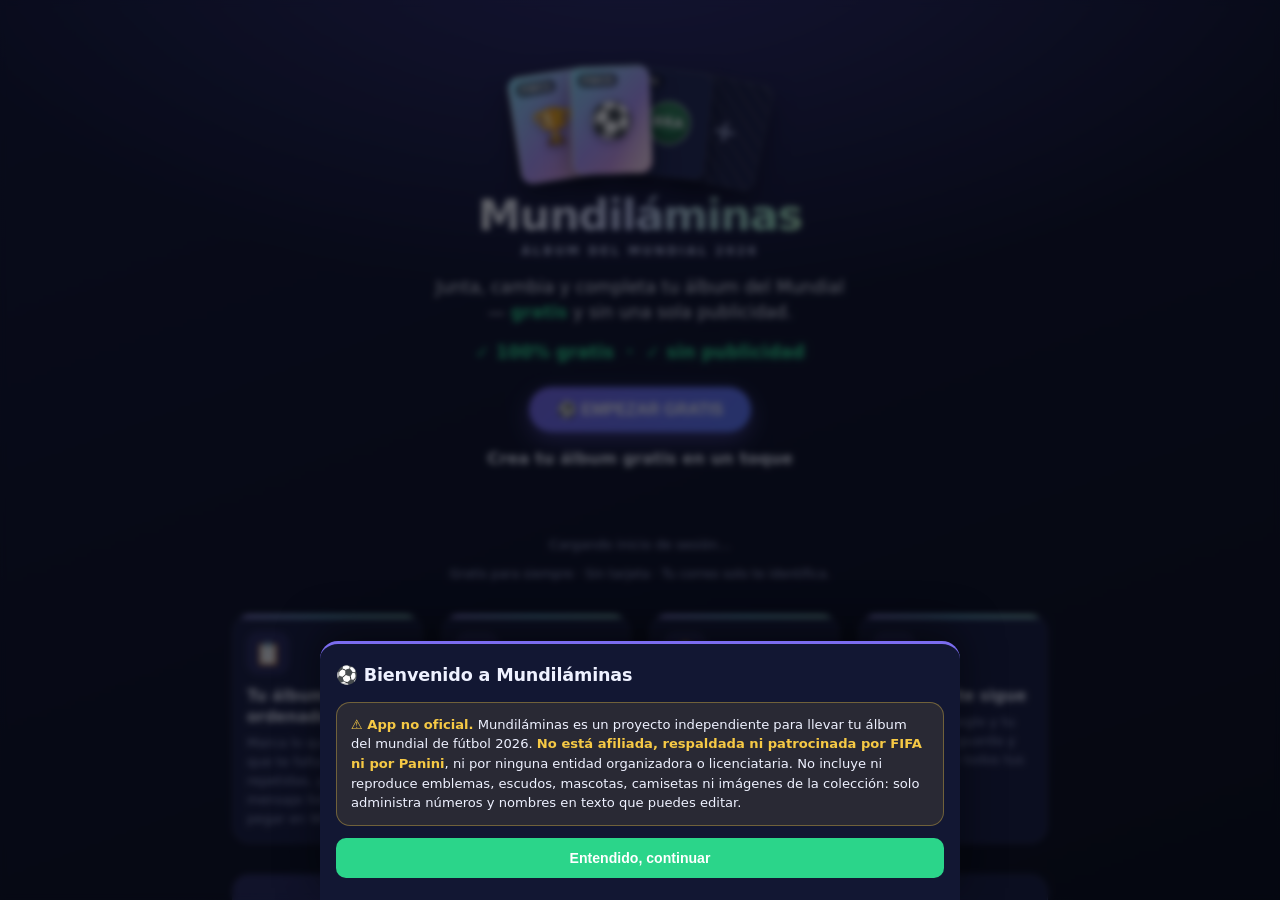
<file: index.html>
<!DOCTYPE html>
<html lang="es">
<head>
  <meta charset="UTF-8" />
  <meta name="viewport" content="width=device-width, initial-scale=1, maximum-scale=1, user-scalable=no, viewport-fit=cover" />
  <meta name="theme-color" content="#6c5ce7" />
  <title>Mundiláminas · Completa tu álbum del Mundial 2026 intercambiando con amigos</title>
  <meta name="description" content="Mundiláminas: app gratis y sin publicidad para coleccionar e intercambiar las láminas del Mundial 2026. Marca las que tienes, las que te faltan y tus repetidas, y crúzalas con tus amigos." />
  <link rel="canonical" href="https://mundilaminas.cl/" />

  <!-- Open Graph / Twitter (preview al compartir el link por WhatsApp/redes) -->
  <meta property="og:type" content="website" />
  <meta property="og:site_name" content="Mundiláminas" />
  <meta property="og:title" content="Mundiláminas · Tu álbum del Mundial 2026, gratis y sin publicidad" />
  <meta property="og:description" content="Colecciona e intercambia las láminas del Mundial 2026 con tus amigos. Marca tus faltantes y repetidas y cruza colecciones. 100% gratis y sin un solo aviso." />
  <meta property="og:url" content="https://mundilaminas.cl/" />
  <meta property="og:image" content="https://mundilaminas.cl/icon-512.png?v=20260723b" />
  <meta property="og:image:width" content="512" />
  <meta property="og:image:height" content="512" />
  <meta property="og:locale" content="es_CL" />
  <meta name="twitter:card" content="summary" />
  <meta name="twitter:title" content="Mundiláminas · Tu álbum del Mundial 2026, gratis y sin publicidad" />
  <meta name="twitter:description" content="Colecciona e intercambia las láminas del Mundial 2026 con tus amigos. 100% gratis y sin publicidad." />
  <meta name="twitter:image" content="https://mundilaminas.cl/icon-512.png?v=20260723b" />

  <link rel="manifest" href="manifest.webmanifest?v=20260723b" />
  <link rel="icon" type="image/svg+xml" href="favicon.svg?v=20260723b" />
  <link rel="icon" type="image/png" sizes="192x192" href="icon-192.png?v=20260723b" />
  <link rel="icon" type="image/png" sizes="512x512" href="icon-512.png?v=20260723b" />
  <link rel="apple-touch-icon" href="apple-touch-icon.png?v=20260723b" />
  <meta name="apple-mobile-web-app-capable" content="yes" />
  <meta name="apple-mobile-web-app-status-bar-style" content="black-translucent" />
  <meta name="apple-mobile-web-app-title" content="Mundiláminas" />
  <link rel="stylesheet" href="styles.css?v=20260723d" />

  <!-- Loader de arranque (foil splash). CSS crítico inline para que pinte al instante,
       antes de que descargue styles.css. Autocontenido (clases ldr-*, keyframes propios). -->
  <style>
    #appLoader{position:fixed;inset:0;z-index:9999;display:flex;align-items:center;justify-content:center;
      background:radial-gradient(125% 100% at 50% 0%,#151a35 0%,#0f1226 55%,#0a0d18 100%);
      opacity:1;transition:opacity .45s ease}
    #appLoader.hide{opacity:0;pointer-events:none}
    #appLoader .ldr-in{text-align:center;padding:24px;transform:translateY(-4%)}
    #appLoader .ldr-brand{margin:0;font-weight:900;letter-spacing:-.03em;line-height:1;
      font-family:system-ui,-apple-system,"Segoe UI",Roboto,sans-serif;font-size:clamp(2rem,11vw,2.8rem)}
    #appLoader .ldr-brand span{
      background:linear-gradient(100deg,#fff 0%,#cdd6ff 22%,#a7f3d0 42%,#fde68a 60%,#fca5d5 78%,#fff 100%);
      background-size:220% auto;-webkit-background-clip:text;background-clip:text;
      -webkit-text-fill-color:transparent;color:transparent;animation:ldrFoil 8s linear infinite}
    #appLoader .ldr-bar{margin:22px auto 0;width:150px;height:4px;border-radius:99px;
      background:rgba(255,255,255,.10);overflow:hidden}
    #appLoader .ldr-bar>i{display:block;height:100%;width:42%;border-radius:99px;
      background:linear-gradient(90deg,#7b6cf0,#5e7bff,#a7f3d0);animation:ldrSlide 1.15s ease-in-out infinite}
    @keyframes ldrFoil{0%{background-position:0% 50%}100%{background-position:220% 50%}}
    @keyframes ldrSlide{0%{transform:translateX(-130%)}100%{transform:translateX(320%)}}
    @media (prefers-reduced-motion:reduce){
      #appLoader .ldr-brand span{animation:none}
      #appLoader .ldr-bar>i{animation-duration:2.4s}
    }
  </style>
</head>
<body>
  <!-- Loader de arranque: se desvanece cuando la app renderizó y sincronizó -->
  <div id="appLoader" role="status" aria-live="polite" aria-label="Cargando Mundiláminas">
    <div class="ldr-in">
      <h1 class="ldr-brand"><span>Mundiláminas</span></h1>
      <div class="ldr-bar"><i></i></div>
    </div>
  </div>

  <!-- Landing + gate de inicio (login obligatorio con Google) -->
  <div class="login-gate" id="loginGate" hidden>
    <div class="landing">

      <section class="lp-hero">
        <!-- Mini página de álbum: láminas foil/holográficas -->
        <div class="lp-album" aria-hidden="true">
          <div class="lp-lam foil lam-a"><span class="lam-code">FWC1</span><span class="lam-art">🏆</span></div>
          <div class="lp-lam foil lam-b"><span class="lam-code">FWC5</span><span class="lam-art">⚽</span></div>
          <div class="lp-lam lam-c"><span class="lam-code">21</span><span class="lam-crest">BRA</span></div>
          <div class="lp-lam lam-empty lam-d"><span class="lam-plus">+</span></div>
        </div>
        <h1 class="lp-brand"><span class="lp-foil-text">Mundiláminas</span></h1>
        <p class="lp-sub">Álbum del Mundial 2026</p>
        <p class="lp-tagline">Junta, cambia y completa tu álbum del Mundial — <b>gratis</b> y sin una sola publicidad.</p>
        <p class="lp-trust-row">✓ 100% gratis&nbsp;&nbsp;·&nbsp;&nbsp;✓ sin publicidad</p>
        <div class="lp-cta">
          <button class="lp-cta-up lp-start-btn" id="lpStartHero">⚽ EMPEZAR GRATIS</button>
          <p class="lp-cta-lead">Crea tu álbum gratis en un toque</p>
          <div class="gate-btn" id="gateBtn"></div>
          <p class="gate-loading" id="gateLoading">Cargando inicio de sesión…</p>
          <p class="gate-note" id="gateLocalNote" hidden>📦 Tienes una colección guardada en este dispositivo. Inicia sesión para guardarla en tu cuenta y no perderla.</p>
          <p class="lp-cta-trust">Gratis para siempre · Sin tarjeta · Tu correo solo te identifica.</p>
        </div>
      </section>

      <section class="lp-feats">
        <h2 class="sr-only">Qué puedes hacer con Mundiláminas</h2>
        <article class="lp-feat"><div class="lp-feat-i" aria-hidden="true">📋</div><h3>Tu álbum, ordenado</h3><p>Marca lo que tienes, lo que te falta y tus repetidas, y arma el mensaje listo para pegar en WhatsApp.</p></article>
        <article class="lp-feat"><div class="lp-feat-i" aria-hidden="true">🤝</div><h3>El cruce que importa</h3><p>Te dice exactamente qué láminas te puede pasar cada amigo y cuáles le pasas tú.</p></article>
        <article class="lp-feat"><div class="lp-feat-i" aria-hidden="true">🔔</div><h3>Avisos cuando calza</h3><p>Te avisamos —en la app y al teléfono— cuando un amigo tiene justo las que te faltan.</p></article>
        <article class="lp-feat"><div class="lp-feat-i" aria-hidden="true">☁️</div><h3>Tu álbum te sigue</h3><p>Inicia con Google y tu colección se guarda y sincroniza en todos tus dispositivos.</p></article>
      </section>

      <section class="lp-story">
        <h2>Por qué existe Mundiláminas</h2>
        <p>Un domingo cualquiera, en casa de la abuela, mi hijo de 6 años y yo abrimos su álbum del Mundial. Tenía repetidas y le faltaban un montón. Se me ocurrió preguntar en el chat del condominio si había otros niños con láminas para intercambiar.</p>
        <p>Para mi sorpresa, llegaron varios mensajes: vecinos compartiendo sus listas de repetidas y de las que les faltaban. En uno venía el link de una app que armaba ese mensaje. «Genial», pensé, y la instalé.</p>
        <p>No alcancé a cargar dos láminas cuando saltó el primer popup de publicidad. Y otro. Y otro. Era un asco. La desinstalé al toque.</p>
        <p>Da la casualidad de que soy un papá medio ñoño con una agencia digital, así que en vez de resignarme me dije: «esta la hago yo». Una app que administre las láminas <b>sin un solo aviso encima</b>, y que además haga lo que de verdad sirve — <b>cruzar mis repetidas y mis faltantes con las de mis amigos</b>. Gratis. Para todos.</p>
        <p class="lp-firma">— Emilio</p>
      </section>

      <footer class="lp-foot">
        <button class="lp-cta-up lp-start-btn" id="lpStart">⚽ EMPEZAR GRATIS</button>
        <p>Hecho por un papá para su hijo —y para todos los que están llenando el álbum—. Un proyecto personal, sin publicidad.</p>
        <p>¿Ideas o problemas? Escríbeme a <a href="mailto:emilio@pixelperfect.cl">emilio@pixelperfect.cl</a></p>
        <p class="lp-disclaimer">App no oficial. No afiliada, respaldada ni patrocinada por FIFA ni Panini.</p>
        <p class="lp-legal"><a href="/privacidad.html">Política de privacidad</a> · <a href="/eliminar-cuenta.html">Eliminar cuenta</a></p>
      </footer>

    </div>
  </div>

  <!-- Header: barra de progreso + avatar (acceso a Menú) -->
  <header class="app-header">
    <div class="header-row">
      <div class="progress-wrap">
        <div class="progress-bar"><div class="progress-fill" id="progressFill"></div></div>
        <div class="progress-label">
          <span id="progressText">0 / 994 láminas</span>
          <span id="progressPct">0%</span>
        </div>
      </div>
      <button class="hdr-avatar" id="hdrAvatar" aria-label="Tu cuenta, avisos y configuración" title="Tu cuenta y configuración"><img class="avatar-img" id="hdrAvatarImg" alt="" referrerpolicy="no-referrer" hidden><span class="avatar-ini" id="hdrAvatarIni">·</span><span class="avatar-badge" id="notifBadge" hidden>0</span></button>
    </div>
    <button class="album-chip" id="albumChip" hidden></button>
  </header>

  <!-- Inicio / Dashboard -->
  <main id="dashboard" hidden></main>

  <!-- Toolbar (vista Álbum) -->
  <div class="toolbar" id="toolbar" hidden>
    <input class="search" id="search" type="search" placeholder="Buscar por número o equipo… (ej: 25, Brasil)" />
    <div class="toolbar-row">
      <div class="filters" role="group" aria-label="Filtro de láminas">
        <button data-filter="all" class="active">Todas</button>
        <button data-filter="missing">Me faltan</button>
        <button data-filter="repe">Repetidas</button>
      </div>
      <button class="cn-toggle" id="btnCountryNav" aria-label="Ir a un país" title="Ir a un país">☰</button>
    </div>
  </div>

  <!-- Secciones (vista Álbum) -->
  <main id="sections" hidden></main>

  <!-- Navegación inferior (4 pestañas) -->
  <nav class="bottom-nav" aria-label="Navegación principal">
    <button class="navtab active" id="btnHome" aria-current="page"><span class="nt-i">🏠</span><span class="nt-l">Inicio</span></button>
    <button class="navtab" id="btnAlbum"><span class="nt-i">📖</span><span class="nt-l">Álbum</span></button>
    <button class="navtab" id="btnLists"><span class="nt-i">📋</span><span class="nt-l">Listas</span></button>
    <button class="navtab" id="btnFriends"><span class="nt-i">👥</span><span class="nt-l">Amigos</span></button>
  </nav>

  <!-- Modal: Listas -->
  <div class="modal-back" id="modalLists">
    <div class="modal">
      <button class="close-x" data-close aria-label="Cerrar"><span aria-hidden="true">✕</span></button>
      <h2>📋 Mis listas</h2>
      <div class="tab-row">
        <button id="tabMissing" class="active">🟥 Me faltan</button>
        <button id="tabRepes">🔁 Repetidas</button>
      </div>
      <div class="list-output" id="listOutput"></div>
      <div class="modal-actions">
        <button class="act-whatsapp" id="actWhatsapp">🟢 WhatsApp</button>
        <button class="act-copy" id="actCopy">📄 Copiar</button>
        <button class="act-share" id="actShare">📤 Compartir</button>
      </div>
    </div>
  </div>

  <!-- Modal: Menú -->
  <div class="modal-back" id="modalMenu">
    <div class="modal">
      <button class="close-x" data-close aria-label="Cerrar"><span aria-hidden="true">✕</span></button>
      <h2>⚙️ Configuraciones</h2>

      <div class="stat-row">
        <div class="stat"><div class="big" id="statHave">0</div><div class="lab">Tengo</div></div>
        <div class="stat"><div class="big" id="statMissing">0</div><div class="lab">Faltan</div></div>
        <div class="stat"><div class="big" id="statRepes">0</div><div class="lab">Repes</div></div>
      </div>

      <h2 style="font-size:1rem">🔔 Avisos</h2>
      <div class="modal-actions">
        <button class="act-share" id="btnAvisos">🔔 Ver mis avisos<span class="inline-badge" id="notifBadgeMenu" hidden>0</span></button>
      </div>

      <h2 style="font-size:1rem;margin-top:18px">☁️ Cuenta / Nube</h2>
      <p class="hint" id="acctStatus">Nube sin configurar (opcional).</p>
      <div id="gbtn"></div>
      <div class="modal-actions">
        <button class="act-share" id="btnLogin">Iniciar sesión con Google</button>
        <button class="act-import" id="btnLogout" style="display:none">Cerrar sesión</button>
      </div>
      <div class="modal-actions">
        <button class="act-danger" id="btnDeleteAccount" style="display:none">🗑️ Borrar mi cuenta y datos</button>
      </div>
      <p class="hint" id="deleteAccountHint" style="display:none">Elimina de forma permanente tu cuenta, tu colección, tus amigos y tus avisos del servidor. No se puede deshacer. <a href="/eliminar-cuenta.html">Más info</a></p>

      <h2 style="font-size:1rem;margin-top:18px">💾 Respaldo</h2>
      <p class="hint">Tus datos se guardan en este navegador. Descarga un respaldo para no perderlos o pasarlos a otro teléfono.</p>
      <div class="modal-actions">
        <button class="act-export" id="actExport">⬇️ Exportar respaldo</button>
        <label class="act-import" style="display:flex;align-items:center;justify-content:center;cursor:pointer">⬆️ Importar
          <input type="file" id="importFile" accept="application/json" style="display:none" />
        </label>
      </div>

      <h2 style="font-size:1rem;margin-top:18px">✏️ Editar equipos</h2>
      <p class="hint">Corrige grupo, nombre y código de cada equipo para que calce con tu álbum físico. La numeración se recalcula sola y tus láminas marcadas se conservan.</p>
      <div id="teamEditor"></div>
      <div class="modal-actions">
        <button class="act-share" id="actSaveTeams">✓ Guardar equipos</button>
        <button class="act-import" id="actResetTeams">↺ Restaurar equipos</button>
      </div>

      <h2 style="font-size:1rem;margin-top:18px">ℹ️ Acerca de</h2>
      <div class="modal-actions">
        <button class="act-import" id="btnAbout">⚽ Historia y novedades</button>
      </div>

      <h2 style="font-size:1rem;margin-top:18px">⚠️ Zona peligrosa</h2>
      <div class="modal-actions">
        <button class="act-danger" id="actResetAll">🗑️ Borrar todo</button>
      </div>
    </div>
  </div>

  <!-- Drawer: Amigos / Social -->
  <div class="modal-back drawer" id="modalFriends">
    <div class="modal">
      <button class="close-x" data-close aria-label="Cerrar"><span aria-hidden="true">✕</span></button>
      <h2>👥 Amigos</h2>
      <div id="friendsGate"><p class="hint">Inicia sesión con Google (en ⚙️ Menú → Cuenta) para usar amigos y sincronizar tu colección.</p></div>

      <div class="code-card">
        <div class="code-card-lab">Tu código — compártelo para que te agreguen</div>
        <div class="code-card-row">
          <span class="code-val" id="myCode">—</span>
          <button class="mini-btn" id="copyCode">📋 Copiar</button>
        </div>
      </div>
      <button class="act-whatsapp" id="inviteWhatsapp">🟢 Invitar amigo por WhatsApp</button>

      <div id="albumsSection" hidden></div>

      <div class="drawer-sep">Agregar un amigo</div>
      <div class="add-friend">
        <input class="search" id="friendCode" placeholder="código @handle o correo" />
        <button class="act-share" id="addFriendBtn">Agregar</button>
      </div>
      <div id="friendsBody"></div>
    </div>
  </div>

  <!-- Modal: Invitar amigos a mi álbum compartido -->
  <div class="modal-back" id="modalAlbumInvite">
    <div class="modal">
      <button class="close-x" data-close aria-label="Cerrar"><span aria-hidden="true">✕</span></button>
      <h2 id="albumInviteTitle">👥 Miembros del álbum</h2>
      <p class="hint" id="albumInviteHint">Invita a tus amigos o sácalos del álbum.</p>
      <div id="albumInviteBody"></div>
    </div>
  </div>

  <!-- Modal: Coincidencias con un amigo -->
  <div class="modal-back" id="modalMatch">
    <div class="modal">
      <button class="close-x" data-close aria-label="Cerrar"><span aria-hidden="true">✕</span></button>
      <h2 id="matchTitle">Coincidencias</h2>
      <div class="list-output" id="matchOutput"></div>
      <div class="modal-actions">
        <button class="act-whatsapp" id="matchWhatsapp">🟢 WhatsApp</button>
        <button class="act-copy" id="matchCopy">📄 Copiar</button>
      </div>
    </div>
  </div>

  <!-- Modal: Notificaciones -->
  <div class="modal-back" id="modalNotifs">
    <div class="modal">
      <button class="close-x" data-close aria-label="Cerrar"><span aria-hidden="true">✕</span></button>
      <h2>🔔 Notificaciones</h2>
      <p class="hint">Te avisamos cuando un amigo que vigilas (🔔 en 👥 Amigos) tiene láminas que te faltan. El cruce es de tus repetidas y faltantes con las de él.</p>
      <button class="push-toggle" id="btnPush" style="display:none">📱 Activar avisos al teléfono</button>
      <div id="notifsBody"></div>
    </div>
  </div>

  <!-- Modal: Acerca de Mundiláminas -->
  <div class="modal-back" id="modalAbout">
    <div class="modal">
      <button class="close-x" data-close aria-label="Cerrar"><span aria-hidden="true">✕</span></button>
      <h2>⚽ Acerca de Mundiláminas</h2>
      <p class="hint">Mundiláminas — gratis, sin publicidad. Un proyecto personal, sin monetización.</p>

      <div class="disclaimer-box">
        <b>⚠️ App no oficial.</b> Mundiláminas no está afiliada, respaldada ni patrocinada por FIFA ni por Panini, ni por ninguna entidad organizadora o licenciataria del mundial de fútbol 2026. No incluye ni reproduce emblemas, escudos, mascotas, camisetas ni imágenes de la colección: solo administra números y nombres en texto. Las marcas mencionadas pertenecen a sus respectivos titulares y se usan solo con fines descriptivos.
      </div>

      <h2 style="font-size:1rem;margin-top:14px">La historia</h2>
      <div class="about-story">
        <p>Un domingo cualquiera, en casa de la abuela, mi hijo de 6 años y yo abrimos su álbum del Mundial. Tenía repetidas y le faltaban un montón. Se me ocurrió preguntar en el chat del condominio si había otros niños con láminas para intercambiar.</p>
        <p>Para mi sorpresa, llegaron varios mensajes: vecinos compartiendo sus listas de repetidas y de las que les faltaban. En uno venía el link de una app que armaba ese mensaje. «Genial», pensé, y la instalé.</p>
        <p>No alcancé a cargar dos láminas cuando saltó el primer popup de publicidad. Y otro. Y otro. Era un asco. La desinstalé al toque.</p>
        <p>Da la casualidad de que soy un papá medio ñoño con una agencia digital, así que en vez de resignarme me dije: «esta la hago yo». Una app que administre las láminas <b>sin un solo aviso encima</b>, y que además haga lo que de verdad sirve — <b>cruzar mis repetidas y mis faltantes con las de mis amigos</b>. Gratis. Para todos.</p>
        <p class="lp-firma">— Emilio</p>
      </div>

      <h2 style="font-size:1rem;margin-top:18px">✨ Novedades</h2>
      <ul class="about-log">
        <li>Listas para compartir más ordenadas: agrupadas por grupo y con rangos (#1-20).</li>
        <li>Avisos al teléfono (push) cuando un amigo tiene justo lo que te falta.</li>
        <li>Invita amigos por WhatsApp o por su correo.</li>
        <li>Tu colección se guarda en tu cuenta de Google y se sincroniza entre tus dispositivos.</li>
      </ul>

      <h2 style="font-size:1rem;margin-top:18px">Contacto</h2>
      <p class="hint">¿Ideas, problemas o solo saludar? Escríbeme a <a href="mailto:emilio@pixelperfect.cl">emilio@pixelperfect.cl</a></p>
      <p class="hint"><a href="/privacidad.html">Política de privacidad</a> · <a href="/eliminar-cuenta.html">Eliminar cuenta</a></p>
    </div>
  </div>

  <!-- Modal: aviso de app no oficial (primer arranque, se muestra una vez) -->
  <div class="modal-back" id="modalDisclaimer">
    <div class="modal">
      <h2>⚽ Bienvenido a Mundiláminas</h2>
      <div class="disclaimer-box">
        <b>⚠️ App no oficial.</b> Mundiláminas es un proyecto independiente para llevar tu álbum del mundial de fútbol 2026. <b>No está afiliada, respaldada ni patrocinada por FIFA ni por Panini</b>, ni por ninguna entidad organizadora o licenciataria. No incluye ni reproduce emblemas, escudos, mascotas, camisetas ni imágenes de la colección: solo administra números y nombres en texto que puedes editar.
      </div>
      <div class="modal-actions">
        <button class="act-share" id="btnDisclaimerOk">Entendido, continuar</button>
      </div>
    </div>
  </div>

  <!-- Panel lateral: ir a un país (hamburguesa de la vista Álbum) -->
  <div class="country-nav-back" id="countryNavBack" hidden>
    <nav class="country-nav" aria-label="Ir a un país">
      <div class="cn-head" role="group" aria-label="Orden de la lista">
        <button id="cnOrdAlbum" class="active" title="Orden del álbum">📖</button>
        <button id="cnOrdAZ" title="Orden alfabético">A-Z</button>
      </div>
      <div class="cn-list" id="cnList"></div>
    </nav>
  </div>

  <div class="toast" id="toast" role="status" aria-live="polite" aria-atomic="true"></div>

  <script src="https://accounts.google.com/gsi/client" async defer></script>
  <script src="data.js?v=20260701b"></script>
  <script src="app.js?v=20260723d"></script>
</body>
</html>
</file>
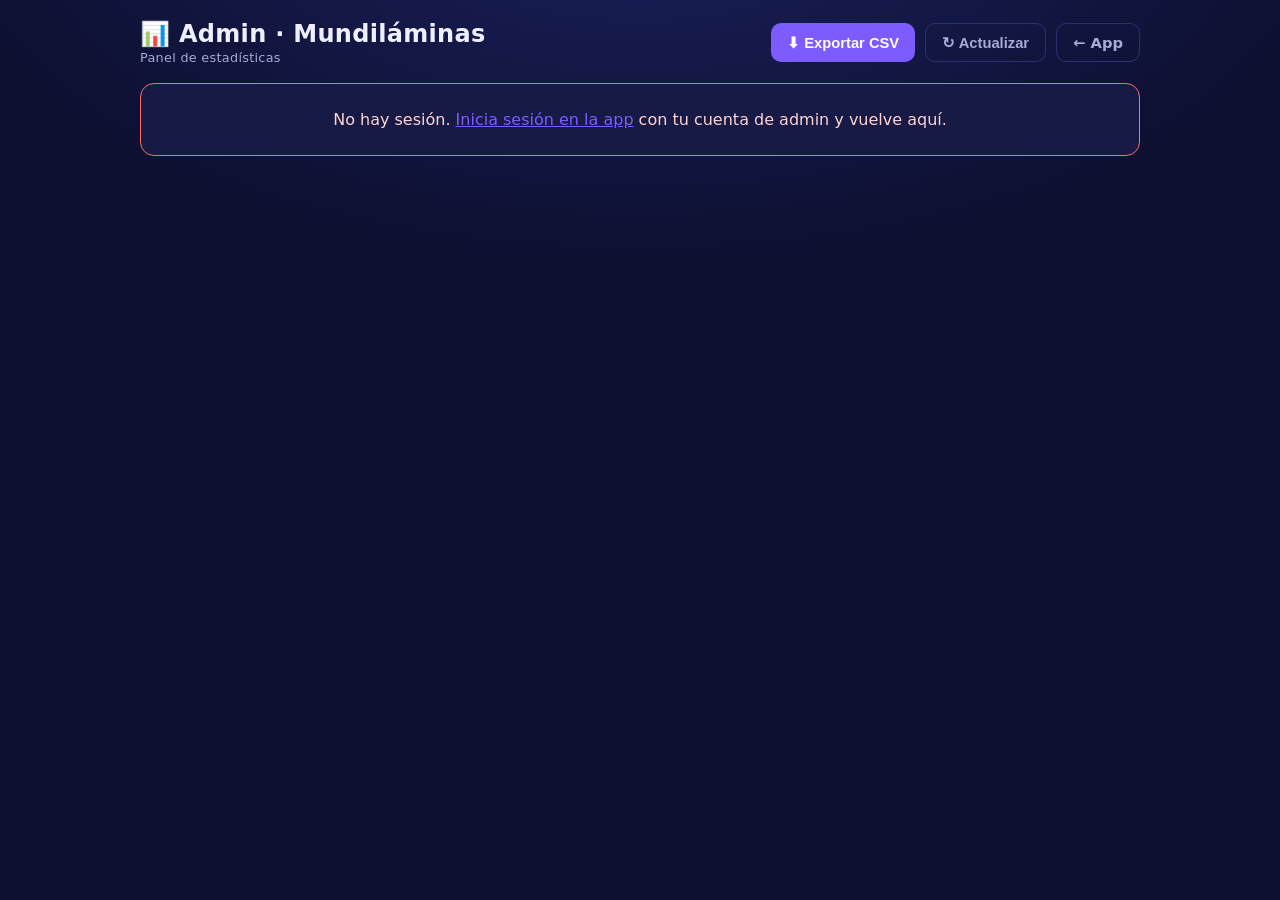
<file: admin.html>
<!DOCTYPE html>
<html lang="es">
<head>
<meta charset="utf-8" />
<meta name="viewport" content="width=device-width, initial-scale=1, viewport-fit=cover" />
<meta name="robots" content="noindex, nofollow" />
<title>Admin · Mundiláminas</title>
<style>
  :root {
    --bg: #0d1030; --card: #171a44; --card2: #1e2255; --line: #2b3070;
    --txt: #eef0ff; --dim: #a7abd6; --accent: #7c5cff; --accent2: #33c98a;
    --warn: #ff6b6b;
  }
  * { box-sizing: border-box; }
  body {
    margin: 0; font-family: system-ui, -apple-system, "Segoe UI", Roboto, sans-serif;
    background: radial-gradient(1200px 600px at 50% -10%, #1a1f5a 0%, var(--bg) 60%) fixed;
    color: var(--txt); min-height: 100vh; padding: 20px 16px 60px;
  }
  .wrap { max-width: 1000px; margin: 0 auto; }
  header { display: flex; align-items: center; justify-content: space-between; gap: 12px; margin-bottom: 18px; flex-wrap: wrap; }
  h1 { font-size: 1.5rem; margin: 0; letter-spacing: .3px; }
  h1 small { color: var(--dim); font-weight: 500; font-size: .8rem; display: block; margin-top: 2px; }
  .btn {
    background: var(--accent); color: #fff; border: none; padding: 10px 16px; border-radius: 10px;
    font-weight: 600; cursor: pointer; font-size: .92rem; text-decoration: none; display: inline-block;
  }
  .btn.ghost { background: transparent; border: 1px solid var(--line); color: var(--dim); }
  .btn:active { transform: translateY(1px); }
  .grid { display: grid; grid-template-columns: repeat(auto-fill, minmax(150px, 1fr)); gap: 12px; margin-bottom: 22px; }
  .stat { background: var(--card); border: 1px solid var(--line); border-radius: 14px; padding: 14px 16px; }
  .stat .n { font-size: 1.8rem; font-weight: 800; line-height: 1.1; }
  .stat .l { color: var(--dim); font-size: .78rem; margin-top: 4px; }
  .stat .sub { color: var(--accent2); font-size: .72rem; margin-top: 6px; }
  .panel { background: var(--card); border: 1px solid var(--line); border-radius: 14px; padding: 16px 18px; margin-bottom: 22px; }
  .panel h2 { font-size: 1rem; margin: 0 0 14px; color: var(--dim); font-weight: 600; text-transform: uppercase; letter-spacing: .6px; }
  .chart { display: flex; align-items: flex-end; gap: 6px; height: 130px; }
  .bar { flex: 1; display: flex; flex-direction: column; align-items: center; gap: 6px; min-width: 0; }
  .bar .col { width: 100%; background: linear-gradient(180deg, var(--accent), #4a34c9); border-radius: 6px 6px 0 0; min-height: 3px; transition: height .3s; }
  .bar .v { font-size: .7rem; color: var(--txt); }
  .bar .d { font-size: .62rem; color: var(--dim); white-space: nowrap; }
  table { width: 100%; border-collapse: collapse; font-size: .88rem; }
  th, td { text-align: left; padding: 9px 10px; border-bottom: 1px solid var(--line); }
  th { color: var(--dim); font-weight: 600; font-size: .76rem; text-transform: uppercase; letter-spacing: .4px; }
  td.num, th.num { text-align: right; font-variant-numeric: tabular-nums; }
  .pct { display: inline-block; min-width: 46px; text-align: right; font-weight: 700; }
  .msg { background: var(--card); border: 1px solid var(--line); border-radius: 14px; padding: 26px; text-align: center; color: var(--dim); }
  .msg.err { border-color: var(--warn); color: #ffd3d3; }
  .msg a { color: var(--accent); }
  .row-actions { display: flex; gap: 10px; flex-wrap: wrap; }
  .muted { color: var(--dim); font-size: .8rem; }
</style>
</head>
<body>
<div class="wrap">
  <header>
    <h1>📊 Admin · Mundiláminas <small id="sub">Panel de estadísticas</small></h1>
    <div class="row-actions">
      <button class="btn" id="btnCsv">⬇︎ Exportar CSV</button>
      <button class="btn ghost" id="btnReload">↻ Actualizar</button>
      <a class="btn ghost" href="/index.html">← App</a>
    </div>
  </header>
  <div id="content"><div class="msg">Cargando…</div></div>
  <p class="muted" id="foot"></p>
</div>

<script>
(function () {
  var TOKEN = localStorage.getItem('wc26-token') || '';
  var content = document.getElementById('content');
  var foot = document.getElementById('foot');

  function esc(s) { return String(s == null ? '' : s).replace(/[&<>"]/g, function (c) {
    return { '&': '&amp;', '<': '&lt;', '>': '&gt;', '"': '&quot;' }[c]; }); }

  function showMsg(html, isErr) {
    content.innerHTML = '<div class="msg' + (isErr ? ' err' : '') + '">' + html + '</div>';
  }

  async function api(path) {
    var res = await fetch(path, { headers: { 'Authorization': 'Bearer ' + TOKEN } });
    if (res.status === 401) throw { code: 401 };
    if (res.status === 403) throw { code: 403 };
    if (!res.ok) throw { code: res.status };
    return res;
  }

  function card(n, label, sub) {
    return '<div class="stat"><div class="n">' + n + '</div><div class="l">' + label + '</div>'
      + (sub ? '<div class="sub">' + sub + '</div>' : '') + '</div>';
  }

  function render(s) {
    var cards = ''
      + card(s.users_total, 'Usuarios registrados', '+' + s.users_today + ' hoy · +' + s.users_7d + ' en 7d')
      + card(s.active_7d, 'Activos (7 días)', s.active_30d + ' en 30 días')
      + card(s.avg_completion_pct + '%', 'Avance promedio', '~' + s.avg_owned + ' de ' + s.total_stickers + ' láminas')
      + card(s.users_with_any, 'Con colección', s.stickers_logged + ' láminas marcadas')
      + card(s.push_users, 'Con notificaciones', s.push_subscriptions + ' dispositivos')
      + card(s.friend_pairs, 'Amistades', s.friend_pending + ' solicitudes pend.')
      + card(s.dupes_total, 'Repetidas totales', 'en circulación')
      + card('+' + s.users_30d, 'Altas 30 días', '');

    // Chart de altas por día
    var days = s.signups_by_day || [];
    var max = days.reduce(function (m, d) { return Math.max(m, d.count); }, 1);
    var bars = days.map(function (d) {
      var h = Math.round((d.count / max) * 100);
      var lbl = d.date ? d.date.slice(5) : '';
      return '<div class="bar"><div class="v">' + d.count + '</div>'
        + '<div class="col" style="height:' + h + '%"></div>'
        + '<div class="d">' + lbl + '</div></div>';
    }).join('');
    var chart = days.length
      ? '<div class="panel"><h2>Altas por día (14 días)</h2><div class="chart">' + bars + '</div></div>'
      : '';

    // Top usuarios
    var top = (s.top_users || []).map(function (u, i) {
      return '<tr><td>' + (i + 1) + '</td>'
        + '<td>' + esc(u.name || '') + ' <span class="muted">@' + esc(u.handle) + '</span></td>'
        + '<td class="num"><span class="pct">' + u.pct + '%</span></td>'
        + '<td class="num">' + u.owned + '</td>'
        + '<td class="num">' + u.total_qty + '</td>'
        + '<td class="muted">' + esc((u.created_at || '').slice(0, 10)) + '</td></tr>';
    }).join('');
    var topPanel = '<div class="panel"><h2>Top coleccionistas</h2><table>'
      + '<thead><tr><th>#</th><th>Usuario</th><th class="num">Avance</th><th class="num">Distintas</th><th class="num">Total</th><th>Registro</th></tr></thead>'
      + '<tbody>' + (top || '<tr><td colspan="6" class="muted">Sin datos aún</td></tr>') + '</tbody></table></div>';

    content.innerHTML = '<div class="grid">' + cards + '</div>' + chart + topPanel;
    foot.textContent = 'Actualizado ' + new Date().toLocaleString('es-CL');
  }

  async function load() {
    if (!TOKEN) {
      showMsg('No hay sesión. <a href="/index.html">Inicia sesión en la app</a> con tu cuenta de admin y vuelve aquí.', true);
      return;
    }
    showMsg('Cargando…');
    try {
      var res = await api('/admin/stats');
      render(await res.json());
    } catch (e) {
      if (e.code === 401) showMsg('Tu sesión expiró. <a href="/index.html">Inicia sesión de nuevo</a> y vuelve.', true);
      else if (e.code === 403) showMsg('Tu cuenta no tiene acceso de admin. Pídele al administrador que agregue tu correo a <code>admin_emails</code>.', true);
      else showMsg('Error al cargar (' + (e.code || '?') + ').', true);
    }
  }

  async function downloadCsv() {
    if (!TOKEN) { alert('Inicia sesión primero.'); return; }
    try {
      var res = await api('/admin/users.csv');
      var blob = await res.blob();
      var url = URL.createObjectURL(blob);
      var a = document.createElement('a');
      a.href = url; a.download = 'mundilaminas-usuarios.csv';
      document.body.appendChild(a); a.click(); a.remove();
      setTimeout(function () { URL.revokeObjectURL(url); }, 4000);
    } catch (e) {
      alert(e.code === 403 ? 'Sin acceso de admin.' : 'No se pudo exportar (' + (e.code || '?') + ').');
    }
  }

  document.getElementById('btnReload').addEventListener('click', load);
  document.getElementById('btnCsv').addEventListener('click', downloadCsv);
  load();
})();
</script>
</body>
</html>
</file>
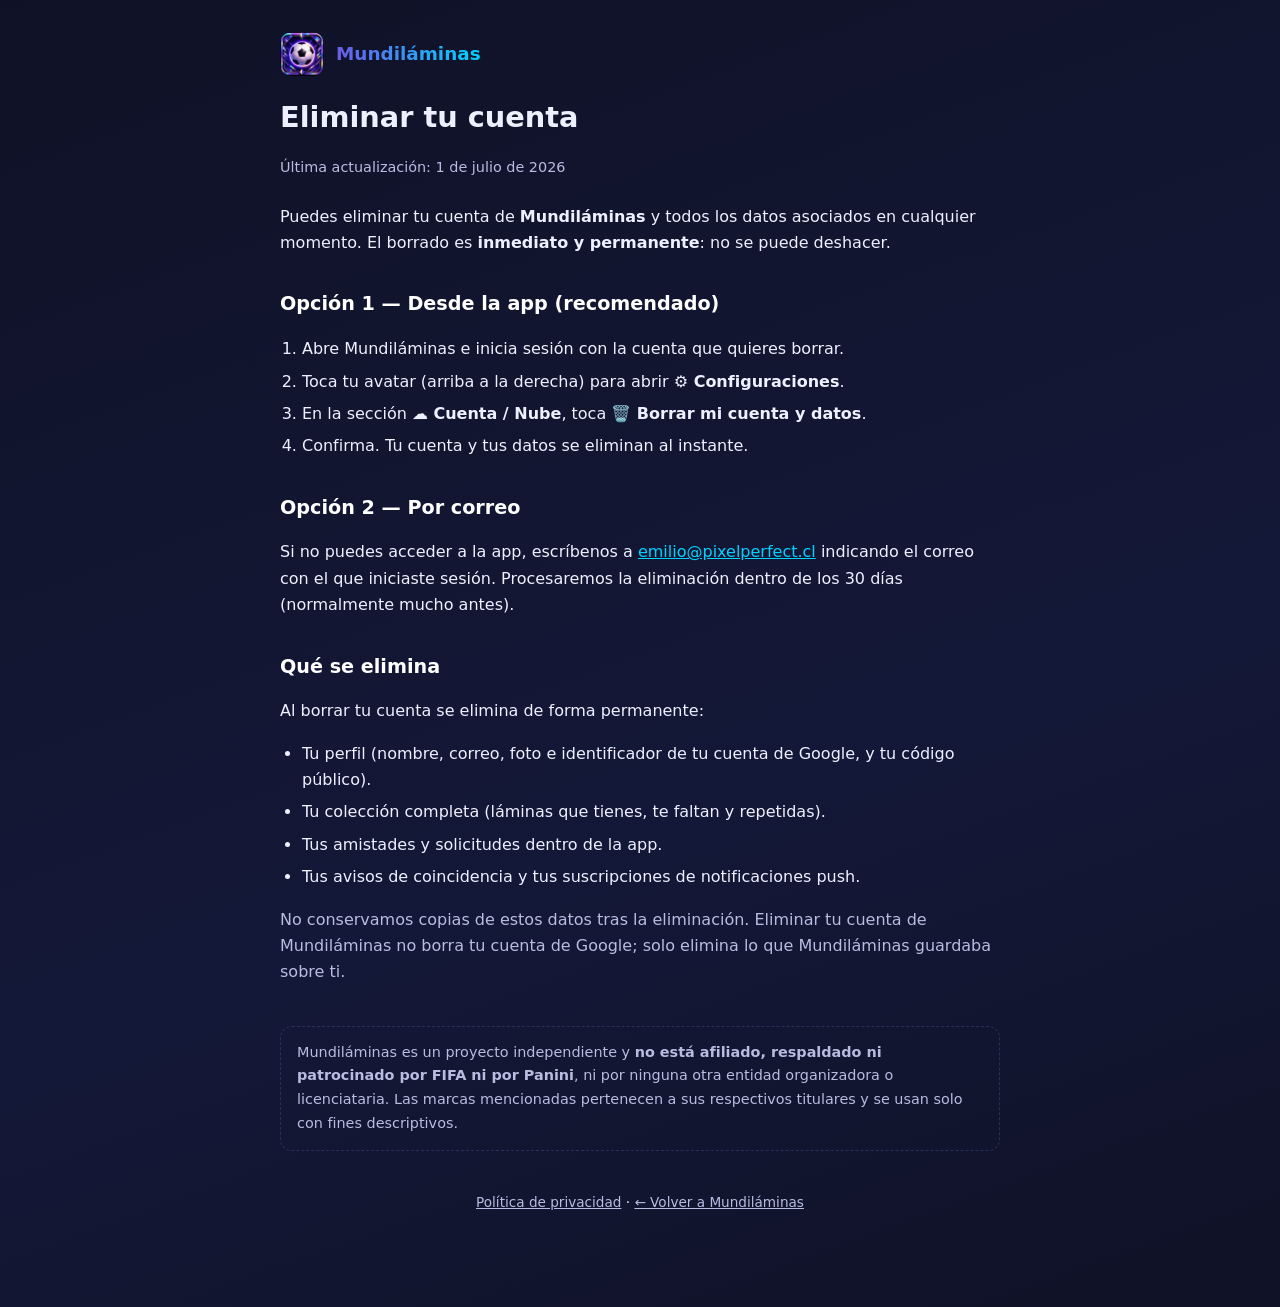
<file: eliminar-cuenta.html>
<!DOCTYPE html>
<html lang="es">
<head>
  <meta charset="UTF-8" />
  <meta name="viewport" content="width=device-width, initial-scale=1, viewport-fit=cover" />
  <meta name="theme-color" content="#6c5ce7" />
  <title>Eliminar tu cuenta · Mundiláminas</title>
  <meta name="description" content="Cómo eliminar tu cuenta de Mundiláminas y todos tus datos: desde la app o por correo. El borrado es permanente." />
  <link rel="canonical" href="https://mundilaminas.cl/eliminar-cuenta.html" />
  <link rel="icon" type="image/svg+xml" href="favicon.svg?v=20260723b" />
  <link rel="icon" href="icon-192.png?v=20260718a" />
  <style>
    :root{
      --bg:#0f1226; --bg2:#171a35; --card:#1c2044; --ink:#eef0ff;
      --muted:#b9bce0; --accent:#6c5ce7; --accent2:#00d2ff; --line:#2a2f5c;
    }
    *{box-sizing:border-box}
    body{
      margin:0; background:linear-gradient(160deg,#0f1226,#141838 60%,#0f1226);
      color:var(--ink); font-family:system-ui,-apple-system,"Segoe UI",Roboto,Helvetica,Arial,sans-serif;
      line-height:1.65; -webkit-font-smoothing:antialiased;
    }
    .wrap{max-width:760px; margin:0 auto; padding:32px 20px 80px}
    header.top{display:flex; align-items:center; gap:12px; margin-bottom:8px}
    header.top img{width:44px; height:44px; border-radius:12px}
    .brand{font-weight:800; font-size:1.15rem;
      background:linear-gradient(90deg,var(--accent),var(--accent2));
      -webkit-background-clip:text; background-clip:text; color:transparent}
    h1{font-size:1.8rem; margin:18px 0 4px}
    .updated{color:var(--muted); font-size:.9rem; margin-bottom:24px}
    h2{font-size:1.2rem; margin:32px 0 8px; color:#fff}
    p,li{color:var(--ink)}
    a{color:var(--accent2)}
    ul,ol{padding-left:22px}
    li{margin:6px 0}
    .card{background:var(--card); border:1px solid var(--line); border-radius:14px; padding:16px 18px; margin:16px 0}
    .muted{color:var(--muted)}
    .disclaimer{margin-top:40px; padding:14px 16px; border:1px dashed var(--line);
      border-radius:12px; color:var(--muted); font-size:.9rem}
    footer{margin-top:40px; color:var(--muted); font-size:.85rem; text-align:center}
    footer a{color:var(--muted)}
  </style>
</head>
<body>
  <div class="wrap">
    <header class="top">
      <img src="icon-192.png?v=20260718a" alt="Mundiláminas" />
      <span class="brand">Mundiláminas</span>
    </header>

    <h1>Eliminar tu cuenta</h1>
    <p class="updated">Última actualización: 1 de julio de 2026</p>

    <p>
      Puedes eliminar tu cuenta de <strong>Mundiláminas</strong> y todos los datos asociados en
      cualquier momento. El borrado es <strong>inmediato y permanente</strong>: no se puede deshacer.
    </p>

    <h2>Opción 1 — Desde la app (recomendado)</h2>
    <ol>
      <li>Abre Mundiláminas e inicia sesión con la cuenta que quieres borrar.</li>
      <li>Toca tu avatar (arriba a la derecha) para abrir <strong>⚙️ Configuraciones</strong>.</li>
      <li>En la sección <strong>☁️ Cuenta / Nube</strong>, toca <strong>🗑️ Borrar mi cuenta y datos</strong>.</li>
      <li>Confirma. Tu cuenta y tus datos se eliminan al instante.</li>
    </ol>

    <h2>Opción 2 — Por correo</h2>
    <p>
      Si no puedes acceder a la app, escríbenos a
      <a href="mailto:emilio@pixelperfect.cl?subject=Eliminar%20mi%20cuenta%20Mundil%C3%A1minas">emilio@pixelperfect.cl</a>
      indicando el correo con el que iniciaste sesión. Procesaremos la eliminación dentro de los 30 días
      (normalmente mucho antes).
    </p>

    <h2>Qué se elimina</h2>
    <p>Al borrar tu cuenta se elimina de forma permanente:</p>
    <ul>
      <li>Tu perfil (nombre, correo, foto e identificador de tu cuenta de Google, y tu código público).</li>
      <li>Tu colección completa (láminas que tienes, te faltan y repetidas).</li>
      <li>Tus amistades y solicitudes dentro de la app.</li>
      <li>Tus avisos de coincidencia y tus suscripciones de notificaciones push.</li>
    </ul>
    <p class="muted">
      No conservamos copias de estos datos tras la eliminación. Eliminar tu cuenta de Mundiláminas
      no borra tu cuenta de Google; solo elimina lo que Mundiláminas guardaba sobre ti.
    </p>

    <div class="disclaimer">
      Mundiláminas es un proyecto independiente y <strong>no está afiliado, respaldado ni
      patrocinado por FIFA ni por Panini</strong>, ni por ninguna otra entidad organizadora o
      licenciataria. Las marcas mencionadas pertenecen a sus respectivos titulares y se usan solo
      con fines descriptivos.
    </div>

    <footer>
      <p><a href="/privacidad.html">Política de privacidad</a> · <a href="/index.html">← Volver a Mundiláminas</a></p>
    </footer>
  </div>
</body>
</html>
</file>
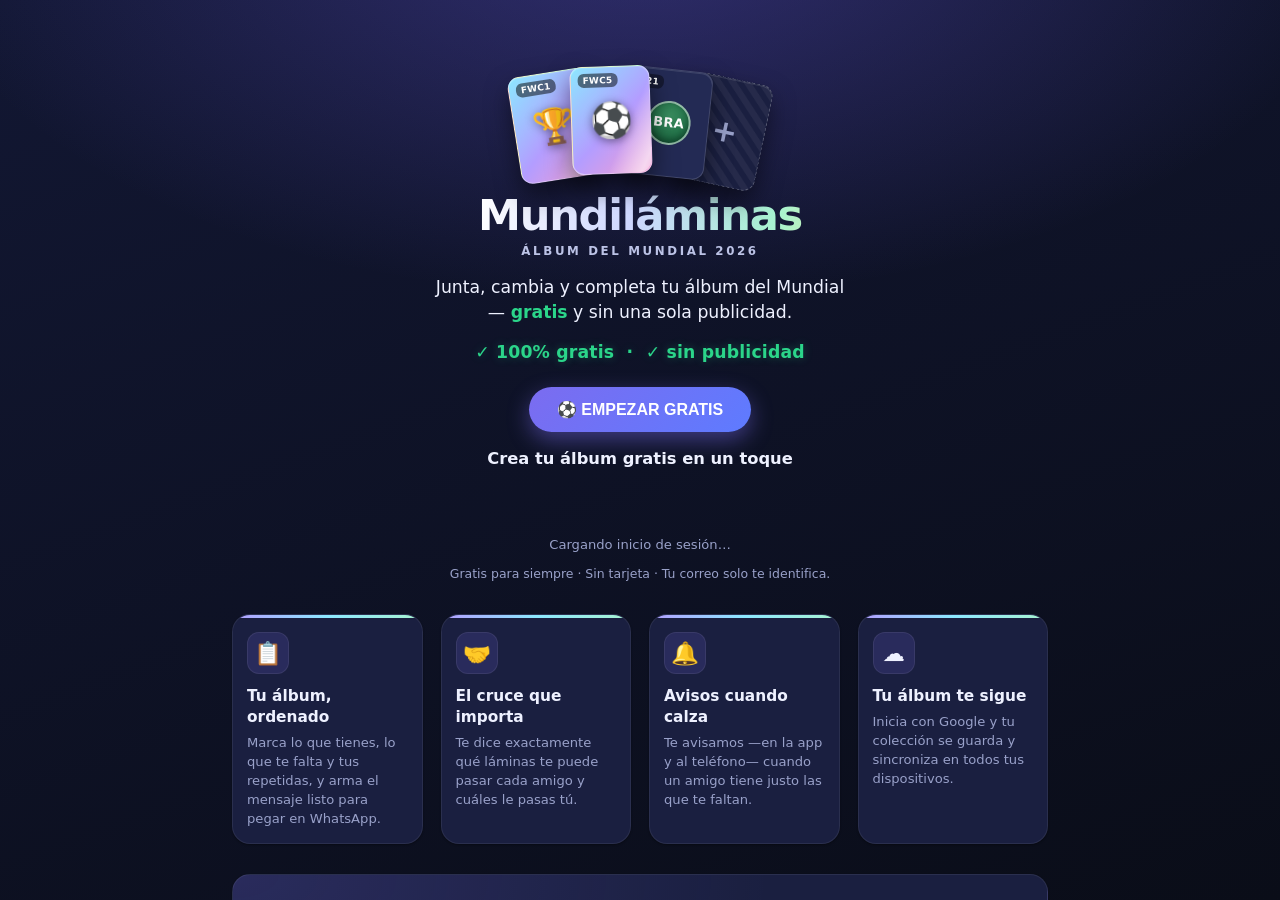
<file: mundial2026.html>
<!DOCTYPE html>
<html lang="es">
<head>
  <meta charset="UTF-8" />
  <meta name="viewport" content="width=device-width, initial-scale=1, maximum-scale=1, user-scalable=no, viewport-fit=cover" />
  <meta name="theme-color" content="#6c5ce7" />
  <title>Mundiláminas · Completa tu álbum del Mundial 2026 intercambiando con amigos</title>
  <meta name="description" content="Mundiláminas: app gratis y sin publicidad para coleccionar e intercambiar las láminas del Mundial 2026. Marca las que tienes, las que te faltan y tus repetidas, y crúzalas con tus amigos." />
  <link rel="canonical" href="https://mundilaminas.cl/" />

  <!-- Open Graph / Twitter (preview al compartir el link por WhatsApp/redes) -->
  <meta property="og:type" content="website" />
  <meta property="og:site_name" content="Mundiláminas" />
  <meta property="og:title" content="Mundiláminas · Tu álbum del Mundial 2026, gratis y sin publicidad" />
  <meta property="og:description" content="Colecciona e intercambia las láminas del Mundial 2026 con tus amigos. Marca tus faltantes y repetidas y cruza colecciones. 100% gratis y sin un solo aviso." />
  <meta property="og:url" content="https://mundilaminas.cl/" />
  <meta property="og:image" content="https://mundilaminas.cl/icon-512.png?v=20260723b" />
  <meta property="og:image:width" content="512" />
  <meta property="og:image:height" content="512" />
  <meta property="og:locale" content="es_CL" />
  <meta name="twitter:card" content="summary" />
  <meta name="twitter:title" content="Mundiláminas · Tu álbum del Mundial 2026, gratis y sin publicidad" />
  <meta name="twitter:description" content="Colecciona e intercambia las láminas del Mundial 2026 con tus amigos. 100% gratis y sin publicidad." />
  <meta name="twitter:image" content="https://mundilaminas.cl/icon-512.png?v=20260723b" />

  <link rel="manifest" href="manifest.webmanifest?v=20260723b" />
  <link rel="icon" type="image/svg+xml" href="favicon.svg?v=20260723b" />
  <link rel="icon" type="image/png" sizes="192x192" href="icon-192.png?v=20260723b" />
  <link rel="icon" type="image/png" sizes="512x512" href="icon-512.png?v=20260723b" />
  <link rel="apple-touch-icon" href="apple-touch-icon.png?v=20260723b" />
  <meta name="apple-mobile-web-app-capable" content="yes" />
  <meta name="apple-mobile-web-app-status-bar-style" content="black-translucent" />
  <meta name="apple-mobile-web-app-title" content="Mundiláminas" />
  <style>
/* Mundial 2026 · Mis Láminas — estilos mobile-first */
:root {
  /* Base casi-negra + rampa de elevación (la separación la dan sombras, no bordes que brillan) */
  --bg: #0a0d18;
  --bg-soft: #121733;
  --card: #1a1f40;
  --card-2: #232a54;
  --text: #eef1ff;
  --muted: #99a1c9;
  --line: #2a3059;            /* borde sólido, más sutil que antes */
  --hair: rgba(255,255,255,.07);
  --green: #2bd58a;
  --green-d: #14784c;
  --gold: #f6c945;
  --red: #ff5d73;
  --blue: #4d8dff;
  --accent: #7b6cf0;
  --accent-2: #5e7bff;       /* segundo tono para gradientes violeta→azul */
  --accent-soft: rgba(123,108,240,.16);
  --accent-glow: rgba(123,108,240,.45);
  --green-wa: #25d366;       /* solo WhatsApp */
  --radius: 14px;
  --r-sm: 10px; --r-md: 14px; --r-lg: 18px; --r-pill: 999px;
  --sh-1: 0 1px 2px rgba(0,0,0,.35);
  --sh-2: 0 10px 30px rgba(0,0,0,.45);
  --fs-xs: .72rem; --fs-sm: .82rem; --fs-md: .92rem; --fs-lg: 1.1rem; --fs-xl: 1.4rem;
  --safe-b: env(safe-area-inset-bottom, 0px);
  --safe-t: env(safe-area-inset-top, 0px);
  --safe-l: env(safe-area-inset-left, 0px);
  --safe-r: env(safe-area-inset-right, 0px);
}

/* Foco visible y accesible en todos los controles (no usar solo color) */
:focus-visible { outline: 2px solid var(--accent); outline-offset: 2px; border-radius: 4px; }
button:focus:not(:focus-visible) { outline: none; }
@media (prefers-reduced-motion: reduce) {
  * { animation-duration: .001ms !important; transition-duration: .001ms !important; }
}

* { box-sizing: border-box; -webkit-tap-highlight-color: transparent; }
/* overscroll: sin pull-to-refresh ni rebote de borde (sensación de app, no de navegador) */
/* touch-action pan-x/pan-y: permite scroll pero BLOQUEA el pinch-zoom y el zoom por doble-tap.
   text-size-adjust: evita que iOS agrande el texto solo. */
html, body {
  margin: 0; padding: 0; overscroll-behavior-y: none;
  touch-action: pan-x pan-y;
  -webkit-text-size-adjust: 100%; text-size-adjust: 100%;
}
body {
  background: var(--bg);
  color: var(--text);
  font-family: system-ui, -apple-system, "Segoe UI", Roboto, sans-serif;
  font-size: 16px;
  line-height: 1.35;
  padding-bottom: calc(72px + var(--safe-b));
}

/* ---------- Header (solo barra de progreso + detalles) ---------- */
.app-header {
  position: sticky; top: 0; z-index: 30;
  background:
    radial-gradient(120% 140% at 0% 0%, rgba(255,255,255,.16), transparent 55%),
    linear-gradient(135deg, var(--accent) 0%, var(--accent-2) 100%);
  padding: calc(9px + var(--safe-t)) calc(14px + var(--safe-r)) 9px calc(14px + var(--safe-l));
  box-shadow: var(--sh-2);
  transition: padding .18s ease;
}
.header-row { display: flex; align-items: center; gap: 12px; }
.progress-wrap { margin: 0; flex: 1; min-width: 0; }
.hdr-avatar {
  flex: none; position: relative; width: 36px; height: 36px; border-radius: 50%;
  display: grid; place-items: center; cursor: pointer;
  background: rgba(255,255,255,.18); color: #fff;
  border: 1.5px solid rgba(255,255,255,.45);
  font-weight: 800; font-size: 1rem; line-height: 1;
  box-shadow: 0 2px 6px rgba(0,0,0,.25); transition: width .18s ease, height .18s ease, transform .12s ease;
}
.hdr-avatar:active { transform: scale(.92); }
.avatar-img { position: absolute; inset: 0; width: 100%; height: 100%; border-radius: 50%; object-fit: cover; }
.hdr-avatar.has-photo { background: none; border-color: rgba(255,255,255,.6); }
body.scrolled .hdr-avatar { width: 30px; height: 30px; font-size: .9rem; }
.avatar-badge {
  position: absolute; top: -4px; right: -4px; min-width: 17px; height: 17px; padding: 0 4px;
  background: var(--red); color: #fff; border: 2px solid #1a1d3a; border-radius: 999px;
  font-size: .6rem; font-weight: 800; line-height: 1; display: grid; place-items: center;
}
.inline-badge {
  display: inline-grid; place-items: center; min-width: 18px; height: 18px; padding: 0 5px; margin-left: 7px;
  background: var(--red); color: #fff; border-radius: 999px; font-size: .68rem; font-weight: 800;
}
.avatar-badge[hidden], .inline-badge[hidden] { display: none; }
.progress-bar {
  height: 11px; border-radius: 999px; background: rgba(255,255,255,.22);
  overflow: hidden; transition: height .18s ease;
}
/* Aún más compacto al hacer scroll */
body.scrolled .app-header { padding: calc(5px + var(--safe-t)) 14px 6px; }
body.scrolled .progress-bar { height: 7px; }
.progress-fill {
  height: 100%; width: 0%;
  background: linear-gradient(90deg, #fff, #d8ffe9);
  border-radius: 999px; transition: width .4s ease;
}
.progress-label {
  display: flex; justify-content: space-between; margin-top: 5px;
  font-size: .76rem; font-weight: 600;
}
body.scrolled .progress-label { margin-top: 4px; font-size: .72rem; }

/* ---------- Toolbar ---------- */
/* Queda pegada justo debajo del header (su altura se publica en --header-h). */
.toolbar {
  position: sticky; top: var(--header-h, 0px); z-index: 20;
  background: var(--bg-soft);
  padding: 10px 12px; border-bottom: 1px solid var(--hair);
  display: flex; flex-direction: column; gap: 8px;
}
.toolbar[hidden], #sections[hidden] { display: none; }   /* el atributo hidden debe ganar a display:flex */
.search {
  width: 100%; padding: 11px 14px; border-radius: 999px;
  border: 1px solid var(--line); background: var(--card); color: var(--text);
  font-size: 16px; outline: none;   /* 16px: evita el auto-zoom de iOS al enfocar */
}
.search::placeholder { color: var(--muted); }
.toolbar-row { display: flex; gap: 8px; align-items: stretch; }
.toolbar-row .filters { flex: 1; min-width: 0; }
.cn-toggle {
  flex: none; width: 44px; border-radius: 999px; border: 1px solid var(--line);
  background: var(--card); color: var(--text); font-size: 1.05rem; font-weight: 800; cursor: pointer;
}
.cn-toggle:active { background: var(--accent-soft); }
.filters { display: flex; gap: 6px; }
.filters button {
  flex: 1; padding: 9px 4px; border-radius: 999px; border: 1px solid var(--line);
  background: var(--card); color: var(--muted); font-weight: 700; font-size: .82rem;
  cursor: pointer;
}
.filters button.active { background: var(--accent); color: #fff; border-color: var(--accent); }

/* ---------- Sections ---------- */
.section {
  margin: 10px 12px; border: 1px solid var(--hair); border-radius: var(--r-md);
  background: var(--card); overflow: hidden; box-shadow: var(--sh-1);
}
.section-head {
  display: flex; align-items: center; gap: 10px;
  padding: 12px 14px; cursor: pointer; user-select: none;
  position: relative;
}
.section-head .chev { transition: transform .2s; font-size: .8rem; color: var(--muted); }
.section.open .section-head .chev { transform: rotate(90deg); }
.flag {
  width: 30px; height: 22px; border-radius: 4px; flex: none;
  display: grid; place-items: center; font-size: .62rem; font-weight: 800;
  background: var(--card-2); color: var(--muted); border: 1px solid var(--line);
}
.flag-emoji {
  flex: none; font-size: 1.5rem; line-height: 1;
  display: grid; place-items: center;
}
.section-title { flex: 1; min-width: 0; }
.section-title .name { font-weight: 700; font-size: .96rem; white-space: nowrap; overflow: hidden; text-overflow: ellipsis; }
.section-title .meta { font-size: .72rem; color: var(--muted); }
.section-mini {
  font-size: .72rem; font-weight: 800; padding: 4px 8px; border-radius: 999px;
  background: var(--card-2); color: var(--muted); flex: none;
}
.section-mini.done { background: var(--green-d); color: #d6ffe9; }

/* Barra de progreso por país: hairline en la base de la cabecera, sutil. */
.sec-progress {
  position: absolute; left: 0; right: 0; bottom: 0; height: 3px;
  background: var(--hair); overflow: hidden; pointer-events: none;
}
.sec-progress > i {
  display: block; height: 100%; width: 0;
  background: linear-gradient(90deg, var(--accent), var(--accent-2));
  border-radius: 0 2px 2px 0;
  transition: width .35s ease;
}
.sec-progress.done > i { background: linear-gradient(90deg, var(--green-d), var(--green)); }

.sticker-grid {
  display: grid; grid-template-columns: repeat(auto-fill, minmax(76px, 1fr));
  gap: 8px; padding: 4px 12px 14px;
}
.sticker {
  border: 1px solid var(--line); border-radius: 10px; background: var(--card-2);
  padding: 6px 4px 4px; text-align: center; position: relative;
}
.sticker .num { font-size: .82rem; font-weight: 800; }
.sticker .lbl {
  font-size: .58rem; color: var(--muted); height: 2.2em; overflow: hidden;
  line-height: 1.1; margin: 2px 0 4px;
}
.sticker .ctrl { display: flex; align-items: center; justify-content: center; gap: 4px; }
.sticker .ctrl button {
  width: 26px; height: 26px; border-radius: 8px; border: none; cursor: pointer;
  font-size: 1rem; font-weight: 800; line-height: 1; color: #fff; background: var(--line);
}
.sticker .ctrl .minus { background: #43406b; }
.sticker .ctrl .plus { background: var(--accent); }
.sticker .cnt { min-width: 30px; font-weight: 800; font-size: .9rem; }

/* estados */
.sticker.have { background: var(--green-d); border-color: var(--green); }
.sticker.have .lbl { color: #cdebd9; }
.sticker.repe { background: #2a2150; border-color: var(--gold); }
.badge-repe {
  position: absolute; top: -7px; right: -7px;
  background: var(--gold); color: #3a2c00; font-weight: 800; font-size: .64rem;
  border-radius: 999px; padding: 2px 6px; box-shadow: 0 2px 6px rgba(0,0,0,.4);
}

/* ---------- Navegación inferior (3 pestañas) ---------- */
.bottom-nav {
  position: fixed; left: 0; right: 0; bottom: 0; z-index: 40;
  display: flex; gap: 2px;
  padding: 7px calc(6px + var(--safe-r)) calc(7px + var(--safe-b)) calc(6px + var(--safe-l));
  background: rgba(10,13,24,.86);
  -webkit-backdrop-filter: blur(14px); backdrop-filter: blur(14px);
  border-top: 1px solid var(--hair);
}
.navtab {
  flex: 1; min-width: 0; display: flex; flex-direction: column; align-items: center; gap: 3px;
  padding: 7px 2px 4px; border: none; background: transparent; cursor: pointer;
  color: var(--muted); position: relative; border-radius: var(--r-sm);
  transition: color .15s ease, background .15s ease;
}
.navtab .nt-i { font-size: 1.3rem; line-height: 1; filter: grayscale(.35) opacity(.82); transition: filter .15s ease, transform .12s ease; }
.navtab .nt-l { font-size: .65rem; font-weight: 700; }
.navtab.active { color: var(--text); }
.navtab.active .nt-i { filter: none; transform: translateY(-1px); }
.navtab.active::before {
  content: ''; position: absolute; top: 0; left: 50%; transform: translateX(-50%);
  width: 24px; height: 3px; border-radius: 0 0 3px 3px; background: var(--accent);
}
.navtab:active { background: var(--accent-soft); }
.navtab .bell-badge { top: 2px; right: calc(50% - 22px); }

/* ---------- Panel lateral "Ir a país" (hamburguesa del Álbum) ---------- */
.country-nav-back {
  position: fixed; inset: 0; z-index: 60;
  background: rgba(10, 12, 24, .45);
}
.country-nav-back[hidden] { display: none; }
.country-nav {
  position: absolute; top: 0; right: 0; bottom: 0;
  width: 100px; max-width: 34vw;
  padding: calc(10px + var(--safe-t)) 8px calc(12px + var(--safe-b)) 8px;
  background: var(--card); border-left: 1px solid var(--line);
  box-shadow: -8px 0 24px rgba(0, 0, 0, .35);
  display: flex; flex-direction: column; gap: 8px;
  animation: cnSlide .18s ease;
}
@keyframes cnSlide { from { transform: translateX(100%); } to { transform: none; } }
.cn-head { display: flex; gap: 4px; flex: none; }
.cn-head button {
  flex: 1; padding: 6px 0; border-radius: 8px; border: 1px solid var(--line);
  background: var(--card-2); color: var(--muted); font-size: .72rem; font-weight: 800; cursor: pointer;
}
.cn-head button.active { background: var(--accent-soft); color: var(--text); border-color: var(--accent); }
.cn-list { flex: 1; overflow-y: auto; overscroll-behavior: contain; display: flex; flex-direction: column; }
.cn-item {
  display: flex; align-items: center; gap: 7px; flex: none;
  padding: 7px 6px; border: none; border-bottom: 1px solid var(--hair);
  background: transparent; color: var(--text); cursor: pointer; text-align: left;
}
.cn-item:active { background: var(--accent-soft); }
.cn-flag { font-size: 1.05rem; line-height: 1; }
.cn-code { font-size: .74rem; font-weight: 800; letter-spacing: .02em; }
.cn-item.done .cn-code { color: var(--green); }

/* ---------- Álbum compartido activo (chip en header) ---------- */
.album-chip {
  display: block; width: 100%; margin: 8px 0 0; padding: 7px 12px;
  background: linear-gradient(90deg, var(--green), var(--green-d));
  color: #fff; border: none; border-radius: 999px;
  font-weight: 800; font-size: .8rem; cursor: pointer; text-align: center;
  overflow: hidden; text-overflow: ellipsis; white-space: nowrap;
}
.album-chip:active { transform: scale(.98); }

/* ---------- Mis álbumes (drawer de Amigos) ---------- */
.album-row { display: flex; align-items: center; gap: 8px; padding: 8px 0; border-bottom: 1px solid var(--line); }
.album-pick { flex: 1; min-width: 0; text-align: left; background: transparent; border: none; color: var(--text); cursor: pointer; padding: 2px 0; }
.album-name { font-weight: 800; font-size: .92rem; }
.album-row.active .album-name { color: var(--green); }
.album-sub { font-size: .74rem; color: var(--muted); font-weight: 600; margin-top: 2px; }
.album-actions { display: flex; gap: 4px; flex: none; }
.album-actions .mini-btn { white-space: nowrap; }

/* ---------- Amigos ---------- */
.code-card {
  background: radial-gradient(120% 140% at 100% 0%, var(--accent-soft), transparent 60%), var(--card);
  border: 1px solid var(--line); border-radius: var(--r-md);
  padding: 12px 14px; margin: 10px 0 10px; box-shadow: var(--sh-1);
}
.code-card-lab { font-size: var(--fs-xs); color: var(--muted); font-weight: 600; margin-bottom: 7px; }
.code-card-row { display: flex; align-items: center; gap: 10px; }
.code-val { flex: 1; min-width: 0; font-weight: 800; font-size: 1.15rem; color: #fff; letter-spacing: .01em; overflow: hidden; text-overflow: ellipsis; white-space: nowrap; }
.drawer-sep {
  font-size: var(--fs-xs); font-weight: 800; color: var(--muted); text-transform: uppercase; letter-spacing: .06em;
  margin: 16px 0 8px; padding-top: 12px; border-top: 1px solid var(--hair);
}
#inviteWhatsapp {
  display: block; width: 100%; margin: 8px 0 6px; padding: 11px 14px;
  background: #25d366; color: #fff; border: none; border-radius: 10px;
  font-weight: 800; font-size: .9rem; cursor: pointer;
}
.add-friend { display: flex; gap: 6px; margin: 6px 0 4px; }
.add-friend .search { flex: 1; }
.add-friend button { flex: none; min-width: 96px; padding: 0 14px; border-radius: 999px; border: none; color: #fff; font-weight: 800; cursor: pointer; }
.mini-btn {
  background: var(--card-2); color: var(--text); border: 1px solid var(--line);
  border-radius: 999px; padding: 3px 10px; font-size: .72rem; font-weight: 700; cursor: pointer; margin-left: 4px;
}
.friend-row { display: flex; align-items: center; gap: 8px; padding: 9px 0; border-bottom: 1px solid var(--line); }
.friend-name { flex: 1; min-width: 0; font-weight: 700; font-size: .9rem; }
.friend-handle { font-size: .72rem; color: var(--muted); font-weight: 600; }
.friend-row button {
  flex: none; padding: 8px 14px; border-radius: 8px; border: none; color: #fff;
  font-weight: 800; font-size: .8rem; cursor: pointer;
}
.fr-ok { background: var(--green); }
.fr-view-btn { background: var(--blue); }
#gbtn { display: flex; justify-content: center; margin: 6px 0; }

/* ---------- Modal ---------- */
.modal-back {
  position: fixed; inset: 0; z-index: 50; background: rgba(4,6,14,.62);
  -webkit-backdrop-filter: blur(3px); backdrop-filter: blur(3px);
  display: flex; align-items: flex-end; justify-content: center;
  visibility: hidden; opacity: 0; pointer-events: none;
  transition: opacity .24s ease, visibility .24s ease;
}
.modal-back.open { visibility: visible; opacity: 1; pointer-events: auto; }
/* Bottom-sheet: el panel sube al abrir (el drawer lateral tiene su propia animación). */
.modal-back:not(.drawer) .modal { transform: translateY(101%); transition: transform .28s cubic-bezier(.22,.61,.36,1); }
.modal-back.open:not(.drawer) .modal { transform: translateY(0); }
.modal {
  width: 100%; max-width: 640px; max-height: 90vh; overflow-y: auto;
  background: var(--bg-soft); border-radius: var(--r-lg) var(--r-lg) 0 0;
  padding: 18px 16px calc(22px + var(--safe-b));
  border-top: 3px solid var(--accent);
  box-shadow: 0 -12px 40px rgba(0,0,0,.5);
}
.modal h2 { margin: 2px 0 14px; font-size: var(--fs-lg); letter-spacing: -.01em; }
.modal .close-x {
  position: sticky; top: 0; float: right; background: var(--card-2); color: var(--text);
  border: 1px solid var(--line); border-radius: 999px; width: 34px; height: 34px;
  font-size: 1.1rem; cursor: pointer;
}

/* ---------- Drawer lateral (panel de Amigos) ---------- */
.modal-back.drawer {
  display: flex; align-items: stretch; justify-content: flex-end;
  visibility: hidden; opacity: 0; pointer-events: none;
  transition: opacity .25s ease, visibility .25s ease;
}
.modal-back.drawer.open { visibility: visible; opacity: 1; pointer-events: auto; }
.modal-back.drawer .modal {
  width: min(440px, 90vw); max-width: none; height: 100%; max-height: 100%;
  margin: 0; border-radius: 0; border-top: none; border-left: 2px solid var(--accent);
  transform: translateX(100%); transition: transform .28s cubic-bezier(.22,.61,.36,1);
}
.modal-back.drawer.open .modal { transform: translateX(0); }
.tab-row { display: flex; gap: 6px; margin-bottom: 12px; }
.tab-row button {
  flex: 1; padding: 9px; border-radius: 10px; border: 1px solid var(--line);
  background: var(--card); color: var(--muted); font-weight: 700; cursor: pointer; font-size: .85rem;
}
.tab-row button.active { background: var(--accent); color: #fff; border-color: var(--accent); }

.list-output {
  background: var(--card); border: 1px solid var(--line); border-radius: 12px;
  padding: 12px; font-size: .85rem; white-space: pre-wrap; word-break: break-word;
  max-height: 46vh; overflow-y: auto; font-family: ui-monospace, monospace;
}
.modal-actions { display: flex; gap: 8px; margin-top: 12px; flex-wrap: wrap; }
.modal-actions button {
  flex: 1; min-width: 120px; padding: 12px; border-radius: 10px; border: none; cursor: pointer;
  font-weight: 800; color: #fff; font-size: .88rem;
}
.act-copy { background: var(--blue); }
.act-share { background: var(--green); }
.act-whatsapp { background: #25d366; }
.act-export { background: var(--accent); }
.act-import { background: var(--card-2); border: 1px solid var(--line) !important; }
.act-danger { background: #7a2030; }

/* edit teams */
.team-edit-row { display: flex; gap: 6px; margin-bottom: 6px; align-items: center; }
.team-edit-row .grp {
  width: 46px; padding: 9px 6px; text-align: center; border-radius: 8px;
  border: 1px solid var(--line); background: var(--card); color: var(--text); font-weight: 700;
}
.team-edit-row .nm {
  flex: 1; padding: 9px 10px; border-radius: 8px;
  border: 1px solid var(--line); background: var(--card); color: var(--text);
}
.hint { font-size: .78rem; color: var(--muted); margin: 4px 0 12px; }
.stat-row { display: flex; gap: 8px; margin-bottom: 12px; }
.stat {
  flex: 1; background: var(--card); border: 1px solid var(--line); border-radius: 12px;
  padding: 10px; text-align: center;
}
.stat .big { font-size: 1.4rem; font-weight: 800; }
.stat .lab { font-size: .7rem; color: var(--muted); }
.toast {
  position: fixed; bottom: calc(96px + var(--safe-b)); left: 50%; transform: translateX(-50%);
  background: var(--card-2); color: var(--text); border: 1px solid var(--accent);
  padding: 10px 16px; border-radius: 999px; font-weight: 700; font-size: .85rem;
  z-index: 60; opacity: 0; transition: opacity .25s; pointer-events: none;
}
.toast.show { opacity: 1; }
.empty { text-align: center; color: var(--muted); padding: 30px 10px; }

/* ---------- Dashboard / Inicio ---------- */
#dashboard { padding: 12px 12px 8px; }
#dashboard[hidden] { display: none; }
.dash-greet { font-weight: 800; font-size: 1.2rem; letter-spacing: -.01em; margin: 2px 2px 12px; }
.dash-greet-wave { display: inline-block; }
.dash-hero {
  display: grid; grid-template-columns: auto 1fr; gap: 14px; align-items: center;
  background:
    radial-gradient(130% 120% at 100% 0%, var(--accent-soft), transparent 62%),
    var(--card);
  border: 1px solid var(--hair); border-radius: var(--r-lg); box-shadow: var(--sh-1);
  padding: 16px; margin-bottom: 12px;
}
.ring {
  --p: 0; width: 88px; height: 88px; border-radius: 50%; position: relative;
  background: conic-gradient(var(--accent) calc(var(--p) * 1%), rgba(255,255,255,.08) 0);
  display: grid; place-items: center;
}
.ring::after { content: ''; position: absolute; inset: 9px; border-radius: 50%; background: var(--card); }
.ring .ring-val { position: relative; z-index: 1; font-weight: 800; font-size: 1.15rem; }
.dash-hero-info { min-width: 0; }
.dash-count { font-weight: 800; font-size: var(--fs-lg); }
.dash-sub { color: var(--muted); font-size: var(--fs-xs); margin-top: 2px; }
.dash-chips { display: flex; gap: 6px; margin-top: 9px; flex-wrap: wrap; }
.dash-chip { font-size: var(--fs-xs); font-weight: 700; padding: 4px 9px; border-radius: var(--r-pill); background: var(--card-2); color: var(--muted); }
.dash-chip.ok { color: #cdebd9; background: rgba(43,213,138,.16); }
.dash-chip.warn { color: #ffe2b0; background: rgba(246,201,69,.14); }
.dash-cta {
  grid-column: 1 / -1; margin-top: 6px; padding: 12px; border-radius: var(--r-md); border: none;
  background: linear-gradient(135deg, var(--accent), var(--accent-2)); color: #fff;
  font-weight: 800; font-size: var(--fs-md); cursor: pointer; box-shadow: 0 6px 18px var(--accent-glow);
}

.dash-card {
  display: block; width: 100%; text-align: left; color: var(--text);
  background: var(--card); border: 1px solid var(--hair); border-radius: var(--r-lg);
  box-shadow: var(--sh-1); padding: 14px; margin-bottom: 12px;
}
button.dash-card { cursor: pointer; }
button.dash-card:active { transform: scale(.992); }
.dash-card-head { display: flex; align-items: center; gap: 8px; }
.dash-card-title { font-weight: 800; font-size: var(--fs-md); flex: 1; }
.dash-card-title .em { margin-right: 7px; }
.dash-chevron { color: var(--muted); font-size: 1.1rem; flex: none; }
.dash-row { display: flex; align-items: center; gap: 10px; padding: 9px 0 0; margin-top: 9px; border-top: 1px solid var(--hair); }
.dash-row-main { flex: 1; min-width: 0; }
.dash-row-title { font-weight: 700; font-size: var(--fs-sm); white-space: nowrap; overflow: hidden; text-overflow: ellipsis; }
.dash-row-sub { font-size: var(--fs-xs); color: var(--muted); margin-top: 1px; }
.dash-pill { font-size: var(--fs-xs); font-weight: 800; padding: 3px 9px; border-radius: var(--r-pill); background: var(--accent-soft); color: #d2ccff; flex: none; }
.dash-pill.green { background: rgba(43,213,138,.18); color: #cdebd9; }
.dash-empty { color: var(--muted); font-size: var(--fs-sm); margin-top: 8px; }
.dash-album-row {
  display: flex; align-items: center; gap: 10px; width: 100%; text-align: left;
  padding: 9px 0 0; margin-top: 9px; border: 0; border-top: 1px solid var(--hair);
  background: none; color: inherit; font: inherit; cursor: pointer;
}
.dash-album-row:active { transform: scale(.992); }
.dash-album-row.active .dash-row-title { color: var(--green); }
.dash-mini-link {
  border: 0; background: none; color: var(--accent-2); font-weight: 700;
  font-size: var(--fs-xs); cursor: pointer; padding: 2px 4px; flex: none;
}
.dash-share-btn {
  width: 100%; margin-top: 10px; padding: 10px; border: 0; border-radius: var(--r-pill);
  background: var(--accent-soft); color: #d2ccff; font-weight: 800; font-size: var(--fs-sm); cursor: pointer;
}
.dash-share-btn:active { transform: scale(.98); }
.dash-actions { display: grid; grid-template-columns: repeat(3, 1fr); gap: 8px; margin-bottom: 14px; }
.dash-action {
  display: flex; flex-direction: column; align-items: center; justify-content: center; gap: 6px;
  min-height: 86px; padding: 12px 6px; text-align: center; line-height: 1.15;
  background: var(--card); border: 1px solid var(--hair); border-radius: var(--r-md);
  color: var(--text); font-weight: 700; font-size: var(--fs-xs); cursor: pointer; box-shadow: var(--sh-1);
}
.dash-action:active { transform: scale(.97); }
.dash-action .da-i { font-size: 1.4rem; line-height: 1; }

/* ---------- Diálogo de confirmación temático ---------- */
.confirm-card { max-width: 400px; }
.confirm-msg { font-size: var(--fs-md); margin: 2px 0 18px; line-height: 1.45; }
.confirm-actions { display: flex; gap: 8px; }
.confirm-actions button { flex: 1; padding: 12px; border-radius: var(--r-md); border: none; font-weight: 800; font-size: var(--fs-md); cursor: pointer; color: #fff; }
.confirm-cancel { background: var(--card-2) !important; color: var(--text) !important; border: 1px solid var(--line) !important; }
.confirm-ok { background: var(--accent); }
.confirm-ok.danger { background: #c0334a; }

/* ---------- Campanita / Notificaciones ---------- */
/* El badge va sobre el botón "Avisos" de la barra inferior. */
.bell-badge {
  position: absolute; top: 4px; right: 14px; min-width: 18px; height: 18px; padding: 0 4px;
  background: var(--red); color: #fff; border-radius: 999px;
  font-size: .66rem; font-weight: 800; display: grid; place-items: center;
  box-shadow: 0 2px 6px rgba(0,0,0,.45);
}
.notif-row { display: flex; align-items: center; gap: 9px; padding: 11px 0; border-bottom: 1px solid var(--line); }
.notif-row.unread { background: linear-gradient(90deg, rgba(108,92,231,.16), transparent); margin: 0 -8px; padding: 11px 8px; border-radius: 8px; }
.notif-dot { width: 9px; height: 9px; border-radius: 50%; background: var(--red); flex: none; }
.notif-dot.read { background: transparent; }
.notif-main { flex: 1; min-width: 0; }
.notif-name { font-weight: 700; font-size: .92rem; }
.notif-sub { font-size: .76rem; color: var(--muted); margin-top: 1px; }
.notif-sub b { color: var(--text); }
.notif-row .notif-view { flex: none; padding: 8px 14px; border-radius: 8px; border: none; color: #fff; font-weight: 800; font-size: .8rem; cursor: pointer; background: var(--blue); }

/* toggle de vigilancia en la lista de amigos */
.watch-toggle {
  flex: none; width: 40px; height: 36px; border-radius: 9px; border: 1px solid var(--line);
  background: var(--card-2); cursor: pointer; font-size: 1.05rem; line-height: 1; opacity: .45;
}
.watch-toggle.on { background: rgba(108,92,231,.25); border-color: var(--accent); opacity: 1; }

.push-toggle {
  width: 100%; padding: 12px; border-radius: 10px; border: 1px solid var(--line);
  background: var(--card-2); color: var(--text); font-weight: 800; font-size: .9rem;
  cursor: pointer; margin: 4px 0 12px;
}
.push-toggle.on { background: rgba(33,193,122,.18); border-color: var(--green); }

/* ---------- Landing + gate de inicio (login obligatorio) ---------- */
body.gated { overflow: hidden; }
.login-gate {
  position: fixed; inset: 0; z-index: 100; overflow-y: auto;
  background:
    radial-gradient(1200px 620px at 50% -8%, rgba(108,92,231,.35), transparent 60%),
    linear-gradient(160deg, var(--bg-soft), var(--bg));
}
.login-gate[hidden] { display: none; }
.sr-only {
  position: absolute; width: 1px; height: 1px; padding: 0; margin: -1px;
  overflow: hidden; clip: rect(0 0 0 0); white-space: nowrap; border: 0;
}
.landing {
  width: 100%; max-width: 560px; margin: 0 auto;
  padding: calc(34px + var(--safe-t)) calc(22px + var(--safe-r)) calc(40px + var(--safe-b)) calc(22px + var(--safe-l));
  display: flex; flex-direction: column; gap: 30px;
}

/* Hero */
.lp-hero { text-align: center; }

/* Mini página de álbum: láminas superpuestas y ladeadas */
.lp-album {
  display: flex; justify-content: center; align-items: flex-end;
  height: 140px; margin: 0 auto 20px;
}
.lp-lam {
  position: relative; width: 80px; height: 108px; margin: 0 -11px; flex: none;
  border-radius: 12px; display: grid; place-items: center;
  background: var(--card-2); border: 1px solid rgba(255,255,255,.14);
  box-shadow: 0 12px 24px rgba(0,0,0,.5), inset 0 1px 0 rgba(255,255,255,.12);
}
.lp-lam .lam-art { font-size: 2.15rem; line-height: 1; filter: drop-shadow(0 2px 5px rgba(0,0,0,.45)); }
.lp-lam .lam-code {
  position: absolute; top: 6px; left: 7px; font-size: .56rem; font-weight: 800;
  letter-spacing: .03em; color: #fff; background: rgba(0,0,0,.4);
  padding: 1px 5px; border-radius: 6px;
}
.lam-a { transform: rotate(-9deg) translateY(6px); z-index: 1; }
.lam-b { transform: rotate(-2deg);                 z-index: 3; }
.lam-c { transform: rotate(6deg)  translateY(3px);  z-index: 2; }
.lam-d { transform: rotate(12deg) translateY(12px); z-index: 0; }
.lp-lam.lam-empty {
  background: repeating-linear-gradient(45deg, rgba(255,255,255,.05) 0 6px, transparent 6px 12px), var(--card);
  border-style: dashed; border-color: rgba(255,255,255,.24);
}
.lp-lam .lam-plus { font-size: 1.9rem; font-weight: 800; color: var(--muted); }
.lp-lam .lam-crest {
  width: 44px; height: 44px; border-radius: 50%; display: grid; place-items: center;
  font-size: .82rem; font-weight: 900; letter-spacing: .02em; color: #fff;
  background: radial-gradient(circle at 50% 32%, #3a8d5f, #12603a);
  border: 2px solid rgba(255,255,255,.5); box-shadow: inset 0 -3px 7px rgba(0,0,0,.35);
}

/* Efecto foil / holográfico (láminas brillantes) */
.foil {
  background: linear-gradient(135deg,
    #8ce8ff 0%, #b39dff 18%, #ff9ecb 36%, #ffe08a 54%, #9dffc4 72%, #8ccbff 90%, #b39dff 100%);
  background-size: 300% 300%; animation: foilShift 7s linear infinite;
  border-color: rgba(255,255,255,.4);
}
.foil .lam-code { background: rgba(0,0,0,.5); }
.foil::after {
  content: ""; position: absolute; inset: 0; border-radius: inherit; pointer-events: none;
  mix-blend-mode: overlay;
  background: linear-gradient(115deg, transparent 34%, rgba(255,255,255,.6) 48%, transparent 60%);
  background-size: 250% 100%; animation: foilSheen 3.8s ease-in-out infinite;
}
@keyframes foilShift { 0% { background-position: 0% 50%; } 100% { background-position: 300% 50%; } }
@keyframes foilSheen { 0% { background-position: 130% 0; } 60%, 100% { background-position: -50% 0; } }

.lp-brand { margin: 0; font-size: clamp(2rem, 10.5vw, 2.7rem); font-weight: 900; letter-spacing: -.03em; line-height: 1; }
.lp-foil-text {
  background: linear-gradient(100deg, #fff 0%, #cdd6ff 22%, #a7f3d0 42%, #fde68a 60%, #fca5d5 78%, #fff 100%);
  background-size: 220% auto; -webkit-background-clip: text; background-clip: text;
  -webkit-text-fill-color: transparent; color: transparent;
  animation: foilShift 8s linear infinite;
}
.lp-sub { margin: 7px 0 0; color: #bcc3e6; font-weight: 700; font-size: .74rem; letter-spacing: .22em; text-transform: uppercase; }
.lp-tagline { margin: 15px auto 0; max-width: 420px; font-size: 1.08rem; line-height: 1.45; color: var(--text); }
.lp-tagline b { color: var(--green); }
.lp-trust-row {
  margin: 16px auto 0; max-width: 440px;
  color: var(--green); font-size: clamp(.92rem, 3.4vw, 1.08rem); font-weight: 800; letter-spacing: .01em;
  text-shadow: 0 0 10px rgba(43, 213, 138, .3);
  animation: lpTrustGlow 2.8s ease-in-out infinite;
}
@keyframes lpTrustGlow {
  0%, 100% { text-shadow: 0 0 6px rgba(43, 213, 138, .22); }
  50% { text-shadow: 0 0 18px rgba(43, 213, 138, .6); }
}
.lp-cta { margin-top: 22px; }
.lp-cta-lead { margin: 0 0 12px; font-size: 1.02rem; font-weight: 800; color: var(--text); }
.lp-cta-trust { margin: 12px auto 0; max-width: 400px; color: var(--muted); font-size: .78rem; line-height: 1.5; }

/* hooks del gate (compartidos con la app) */
.gate-btn { display: flex; justify-content: center; min-height: 44px; }
.gate-loading { color: var(--muted); font-size: .82rem; margin: 10px 0 0; }
.gate-note {
  margin: 14px auto 0; max-width: 380px; font-size: .82rem; color: var(--text);
  background: rgba(108,92,231,.16); border: 1px solid var(--accent);
  border-radius: 12px; padding: 10px 13px; line-height: 1.4;
}

/* Features — tarjetas tipo lámina, con canto foil */
.lp-feats { display: grid; grid-template-columns: 1fr 1fr; gap: 12px; }
.lp-feat {
  position: relative; overflow: hidden;
  background: var(--card); border: 1px solid var(--hair); border-radius: var(--r-lg);
  padding: 17px 14px 15px; box-shadow: var(--sh-1);
}
.lp-feat::before {
  content: ""; position: absolute; inset: 0 0 auto 0; height: 3px;
  background: linear-gradient(90deg, #b39dff, #8ce8ff, #a7f3d0, #fde68a, #fca5d5);
  background-size: 200% 100%; animation: foilShift 7s linear infinite;
}
.lp-feat-i {
  font-size: 1.4rem; line-height: 1; width: 42px; height: 42px; border-radius: 12px;
  display: grid; place-items: center; background: var(--accent-soft); border: 1px solid var(--hair);
}
.lp-feat h3 { margin: 12px 0 5px; font-size: .96rem; font-weight: 800; }
.lp-feat p { margin: 0; font-size: .82rem; color: var(--muted); line-height: 1.45; }

/* Story */
.lp-story {
  background: radial-gradient(120% 120% at 0% 0%, var(--accent-soft), transparent 55%), var(--card);
  border: 1px solid var(--hair); border-radius: var(--r-lg); padding: 22px 20px; box-shadow: var(--sh-1);
}
.lp-story h2 { margin: 0 0 12px; font-size: 1.25rem; font-weight: 800; letter-spacing: -.01em; }
.lp-story p { margin: 0 0 12px; font-size: .92rem; line-height: 1.6; color: var(--text); }
.lp-story p:last-child { margin-bottom: 0; }
.lp-firma { color: var(--muted); font-weight: 700; font-style: italic; }

/* Footer */
.lp-foot { text-align: center; }
.lp-cta-up {
  display: inline-block; margin: 0 0 16px; padding: 13px 28px; border: none; cursor: pointer;
  background: linear-gradient(135deg, var(--accent), var(--accent-2)); color: #fff;
  border-radius: var(--r-pill); font-weight: 800; font-size: 1rem; box-shadow: 0 8px 22px var(--accent-glow);
}
.lp-cta-up:active { transform: scale(.96); }
.lp-foot p { margin: 6px 0 0; color: var(--muted); font-size: .78rem; line-height: 1.5; }
.lp-foot a { display: inline-block; padding: 6px 4px; color: var(--accent-2); font-weight: 700; }
@media (max-width: 360px) { .lp-feats { grid-template-columns: 1fr; } }
@media (max-width: 360px) { .lp-trust-row { font-size: .88rem; } }
@media (min-width: 992px) {
  .landing { max-width: 860px; }
  .lp-feats { grid-template-columns: repeat(4, 1fr); gap: 18px; }
}
@media (min-width: 1440px) {
  .landing { max-width: 1040px; }
}

/* About modal */
.about-story p { margin: 0 0 10px; font-size: .88rem; line-height: 1.55; color: var(--text); }
.about-story .lp-firma { margin-top: 2px; }
.about-log { margin: 6px 0 0; padding-left: 18px; }
.about-log li { font-size: .85rem; color: var(--text); line-height: 1.5; margin-bottom: 6px; }
.about-log a, .about-story a { color: var(--accent-2); font-weight: 700; }

/* Disclaimer "app no oficial" (Acerca de + modal de primer arranque) */
.disclaimer-box {
  margin: 12px 0;
  padding: 12px 14px;
  border-radius: var(--r-md);
  background: rgba(246, 201, 69, .10);
  border: 1px solid rgba(246, 201, 69, .35);
  color: var(--text);
  font-size: var(--fs-sm);
  line-height: 1.5;
}
.disclaimer-box b { color: var(--gold); }
/* El aviso de primer arranque debe quedar POR ENCIMA de la landing (z-index:100). */
#modalDisclaimer { z-index: 110; }
/* Disclaimer en la landing (footer) */
.lp-disclaimer { margin-top: 10px !important; color: var(--muted); font-size: var(--fs-xs) !important; opacity: .9; }

</style>

  <!-- Loader de arranque (foil splash). CSS crítico inline para que pinte al instante,
       antes de que descargue styles.css. Autocontenido (clases ldr-*, keyframes propios). -->
  <style>
    #appLoader{position:fixed;inset:0;z-index:9999;display:flex;align-items:center;justify-content:center;
      background:radial-gradient(125% 100% at 50% 0%,#151a35 0%,#0f1226 55%,#0a0d18 100%);
      opacity:1;transition:opacity .45s ease}
    #appLoader.hide{opacity:0;pointer-events:none}
    #appLoader .ldr-in{text-align:center;padding:24px;transform:translateY(-4%)}
    #appLoader .ldr-brand{margin:0;font-weight:900;letter-spacing:-.03em;line-height:1;
      font-family:system-ui,-apple-system,"Segoe UI",Roboto,sans-serif;font-size:clamp(2rem,11vw,2.8rem)}
    #appLoader .ldr-brand span{
      background:linear-gradient(100deg,#fff 0%,#cdd6ff 22%,#a7f3d0 42%,#fde68a 60%,#fca5d5 78%,#fff 100%);
      background-size:220% auto;-webkit-background-clip:text;background-clip:text;
      -webkit-text-fill-color:transparent;color:transparent;animation:ldrFoil 8s linear infinite}
    #appLoader .ldr-bar{margin:22px auto 0;width:150px;height:4px;border-radius:99px;
      background:rgba(255,255,255,.10);overflow:hidden}
    #appLoader .ldr-bar>i{display:block;height:100%;width:42%;border-radius:99px;
      background:linear-gradient(90deg,#7b6cf0,#5e7bff,#a7f3d0);animation:ldrSlide 1.15s ease-in-out infinite}
    @keyframes ldrFoil{0%{background-position:0% 50%}100%{background-position:220% 50%}}
    @keyframes ldrSlide{0%{transform:translateX(-130%)}100%{transform:translateX(320%)}}
    @media (prefers-reduced-motion:reduce){
      #appLoader .ldr-brand span{animation:none}
      #appLoader .ldr-bar>i{animation-duration:2.4s}
    }
  </style>
</head>
<body>
  <!-- Loader de arranque: se desvanece cuando la app renderizó y sincronizó -->
  <div id="appLoader" role="status" aria-live="polite" aria-label="Cargando Mundiláminas">
    <div class="ldr-in">
      <h1 class="ldr-brand"><span>Mundiláminas</span></h1>
      <div class="ldr-bar"><i></i></div>
    </div>
  </div>

  <!-- Landing + gate de inicio (login obligatorio con Google) -->
  <div class="login-gate" id="loginGate" hidden>
    <div class="landing">

      <section class="lp-hero">
        <!-- Mini página de álbum: láminas foil/holográficas -->
        <div class="lp-album" aria-hidden="true">
          <div class="lp-lam foil lam-a"><span class="lam-code">FWC1</span><span class="lam-art">🏆</span></div>
          <div class="lp-lam foil lam-b"><span class="lam-code">FWC5</span><span class="lam-art">⚽</span></div>
          <div class="lp-lam lam-c"><span class="lam-code">21</span><span class="lam-crest">BRA</span></div>
          <div class="lp-lam lam-empty lam-d"><span class="lam-plus">+</span></div>
        </div>
        <h1 class="lp-brand"><span class="lp-foil-text">Mundiláminas</span></h1>
        <p class="lp-sub">Álbum del Mundial 2026</p>
        <p class="lp-tagline">Junta, cambia y completa tu álbum del Mundial — <b>gratis</b> y sin una sola publicidad.</p>
        <p class="lp-trust-row">✓ 100% gratis&nbsp;&nbsp;·&nbsp;&nbsp;✓ sin publicidad</p>
        <div class="lp-cta">
          <button class="lp-cta-up lp-start-btn" id="lpStartHero">⚽ EMPEZAR GRATIS</button>
          <p class="lp-cta-lead">Crea tu álbum gratis en un toque</p>
          <div class="gate-btn" id="gateBtn"></div>
          <p class="gate-loading" id="gateLoading">Cargando inicio de sesión…</p>
          <p class="gate-note" id="gateLocalNote" hidden>📦 Tienes una colección guardada en este dispositivo. Inicia sesión para guardarla en tu cuenta y no perderla.</p>
          <p class="lp-cta-trust">Gratis para siempre · Sin tarjeta · Tu correo solo te identifica.</p>
        </div>
      </section>

      <section class="lp-feats">
        <h2 class="sr-only">Qué puedes hacer con Mundiláminas</h2>
        <article class="lp-feat"><div class="lp-feat-i" aria-hidden="true">📋</div><h3>Tu álbum, ordenado</h3><p>Marca lo que tienes, lo que te falta y tus repetidas, y arma el mensaje listo para pegar en WhatsApp.</p></article>
        <article class="lp-feat"><div class="lp-feat-i" aria-hidden="true">🤝</div><h3>El cruce que importa</h3><p>Te dice exactamente qué láminas te puede pasar cada amigo y cuáles le pasas tú.</p></article>
        <article class="lp-feat"><div class="lp-feat-i" aria-hidden="true">🔔</div><h3>Avisos cuando calza</h3><p>Te avisamos —en la app y al teléfono— cuando un amigo tiene justo las que te faltan.</p></article>
        <article class="lp-feat"><div class="lp-feat-i" aria-hidden="true">☁️</div><h3>Tu álbum te sigue</h3><p>Inicia con Google y tu colección se guarda y sincroniza en todos tus dispositivos.</p></article>
      </section>

      <section class="lp-story">
        <h2>Por qué existe Mundiláminas</h2>
        <p>Un domingo cualquiera, en casa de la abuela, mi hijo de 6 años y yo abrimos su álbum del Mundial. Tenía repetidas y le faltaban un montón. Se me ocurrió preguntar en el chat del condominio si había otros niños con láminas para intercambiar.</p>
        <p>Para mi sorpresa, llegaron varios mensajes: vecinos compartiendo sus listas de repetidas y de las que les faltaban. En uno venía el link de una app que armaba ese mensaje. «Genial», pensé, y la instalé.</p>
        <p>No alcancé a cargar dos láminas cuando saltó el primer popup de publicidad. Y otro. Y otro. Era un asco. La desinstalé al toque.</p>
        <p>Da la casualidad de que soy un papá medio ñoño con una agencia digital, así que en vez de resignarme me dije: «esta la hago yo». Una app que administre las láminas <b>sin un solo aviso encima</b>, y que además haga lo que de verdad sirve — <b>cruzar mis repetidas y mis faltantes con las de mis amigos</b>. Gratis. Para todos.</p>
        <p class="lp-firma">— Emilio</p>
      </section>

      <footer class="lp-foot">
        <button class="lp-cta-up lp-start-btn" id="lpStart">⚽ EMPEZAR GRATIS</button>
        <p>Hecho por un papá para su hijo —y para todos los que están llenando el álbum—. Un proyecto personal, sin publicidad.</p>
        <p>¿Ideas o problemas? Escríbeme a <a href="mailto:emilio@pixelperfect.cl">emilio@pixelperfect.cl</a></p>
        <p class="lp-disclaimer">App no oficial. No afiliada, respaldada ni patrocinada por FIFA ni Panini.</p>
        <p class="lp-legal"><a href="/privacidad.html">Política de privacidad</a> · <a href="/eliminar-cuenta.html">Eliminar cuenta</a></p>
      </footer>

    </div>
  </div>

  <!-- Header: barra de progreso + avatar (acceso a Menú) -->
  <header class="app-header">
    <div class="header-row">
      <div class="progress-wrap">
        <div class="progress-bar"><div class="progress-fill" id="progressFill"></div></div>
        <div class="progress-label">
          <span id="progressText">0 / 994 láminas</span>
          <span id="progressPct">0%</span>
        </div>
      </div>
      <button class="hdr-avatar" id="hdrAvatar" aria-label="Tu cuenta, avisos y configuración" title="Tu cuenta y configuración"><img class="avatar-img" id="hdrAvatarImg" alt="" referrerpolicy="no-referrer" hidden><span class="avatar-ini" id="hdrAvatarIni">·</span><span class="avatar-badge" id="notifBadge" hidden>0</span></button>
    </div>
    <button class="album-chip" id="albumChip" hidden></button>
  </header>

  <!-- Inicio / Dashboard -->
  <main id="dashboard" hidden></main>

  <!-- Toolbar (vista Álbum) -->
  <div class="toolbar" id="toolbar" hidden>
    <input class="search" id="search" type="search" placeholder="Buscar por número o equipo… (ej: 25, Brasil)" />
    <div class="toolbar-row">
      <div class="filters" role="group" aria-label="Filtro de láminas">
        <button data-filter="all" class="active">Todas</button>
        <button data-filter="missing">Me faltan</button>
        <button data-filter="repe">Repetidas</button>
      </div>
      <button class="cn-toggle" id="btnCountryNav" aria-label="Ir a un país" title="Ir a un país">☰</button>
    </div>
  </div>

  <!-- Secciones (vista Álbum) -->
  <main id="sections" hidden></main>

  <!-- Navegación inferior (4 pestañas) -->
  <nav class="bottom-nav" aria-label="Navegación principal">
    <button class="navtab active" id="btnHome" aria-current="page"><span class="nt-i">🏠</span><span class="nt-l">Inicio</span></button>
    <button class="navtab" id="btnAlbum"><span class="nt-i">📖</span><span class="nt-l">Álbum</span></button>
    <button class="navtab" id="btnLists"><span class="nt-i">📋</span><span class="nt-l">Listas</span></button>
    <button class="navtab" id="btnFriends"><span class="nt-i">👥</span><span class="nt-l">Amigos</span></button>
  </nav>

  <!-- Modal: Listas -->
  <div class="modal-back" id="modalLists">
    <div class="modal">
      <button class="close-x" data-close aria-label="Cerrar"><span aria-hidden="true">✕</span></button>
      <h2>📋 Mis listas</h2>
      <div class="tab-row">
        <button id="tabMissing" class="active">🟥 Me faltan</button>
        <button id="tabRepes">🔁 Repetidas</button>
      </div>
      <div class="list-output" id="listOutput"></div>
      <div class="modal-actions">
        <button class="act-whatsapp" id="actWhatsapp">🟢 WhatsApp</button>
        <button class="act-copy" id="actCopy">📄 Copiar</button>
        <button class="act-share" id="actShare">📤 Compartir</button>
      </div>
    </div>
  </div>

  <!-- Modal: Menú -->
  <div class="modal-back" id="modalMenu">
    <div class="modal">
      <button class="close-x" data-close aria-label="Cerrar"><span aria-hidden="true">✕</span></button>
      <h2>⚙️ Configuraciones</h2>

      <div class="stat-row">
        <div class="stat"><div class="big" id="statHave">0</div><div class="lab">Tengo</div></div>
        <div class="stat"><div class="big" id="statMissing">0</div><div class="lab">Faltan</div></div>
        <div class="stat"><div class="big" id="statRepes">0</div><div class="lab">Repes</div></div>
      </div>

      <h2 style="font-size:1rem">🔔 Avisos</h2>
      <div class="modal-actions">
        <button class="act-share" id="btnAvisos">🔔 Ver mis avisos<span class="inline-badge" id="notifBadgeMenu" hidden>0</span></button>
      </div>

      <h2 style="font-size:1rem;margin-top:18px">☁️ Cuenta / Nube</h2>
      <p class="hint" id="acctStatus">Nube sin configurar (opcional).</p>
      <div id="gbtn"></div>
      <div class="modal-actions">
        <button class="act-share" id="btnLogin">Iniciar sesión con Google</button>
        <button class="act-import" id="btnLogout" style="display:none">Cerrar sesión</button>
      </div>
      <div class="modal-actions">
        <button class="act-danger" id="btnDeleteAccount" style="display:none">🗑️ Borrar mi cuenta y datos</button>
      </div>
      <p class="hint" id="deleteAccountHint" style="display:none">Elimina de forma permanente tu cuenta, tu colección, tus amigos y tus avisos del servidor. No se puede deshacer. <a href="/eliminar-cuenta.html">Más info</a></p>

      <h2 style="font-size:1rem;margin-top:18px">💾 Respaldo</h2>
      <p class="hint">Tus datos se guardan en este navegador. Descarga un respaldo para no perderlos o pasarlos a otro teléfono.</p>
      <div class="modal-actions">
        <button class="act-export" id="actExport">⬇️ Exportar respaldo</button>
        <label class="act-import" style="display:flex;align-items:center;justify-content:center;cursor:pointer">⬆️ Importar
          <input type="file" id="importFile" accept="application/json" style="display:none" />
        </label>
      </div>

      <h2 style="font-size:1rem;margin-top:18px">✏️ Editar equipos</h2>
      <p class="hint">Corrige grupo, nombre y código de cada equipo para que calce con tu álbum físico. La numeración se recalcula sola y tus láminas marcadas se conservan.</p>
      <div id="teamEditor"></div>
      <div class="modal-actions">
        <button class="act-share" id="actSaveTeams">✓ Guardar equipos</button>
        <button class="act-import" id="actResetTeams">↺ Restaurar equipos</button>
      </div>

      <h2 style="font-size:1rem;margin-top:18px">ℹ️ Acerca de</h2>
      <div class="modal-actions">
        <button class="act-import" id="btnAbout">⚽ Historia y novedades</button>
      </div>

      <h2 style="font-size:1rem;margin-top:18px">⚠️ Zona peligrosa</h2>
      <div class="modal-actions">
        <button class="act-danger" id="actResetAll">🗑️ Borrar todo</button>
      </div>
    </div>
  </div>

  <!-- Drawer: Amigos / Social -->
  <div class="modal-back drawer" id="modalFriends">
    <div class="modal">
      <button class="close-x" data-close aria-label="Cerrar"><span aria-hidden="true">✕</span></button>
      <h2>👥 Amigos</h2>
      <div id="friendsGate"><p class="hint">Inicia sesión con Google (en ⚙️ Menú → Cuenta) para usar amigos y sincronizar tu colección.</p></div>

      <div class="code-card">
        <div class="code-card-lab">Tu código — compártelo para que te agreguen</div>
        <div class="code-card-row">
          <span class="code-val" id="myCode">—</span>
          <button class="mini-btn" id="copyCode">📋 Copiar</button>
        </div>
      </div>
      <button class="act-whatsapp" id="inviteWhatsapp">🟢 Invitar amigo por WhatsApp</button>

      <div id="albumsSection" hidden></div>

      <div class="drawer-sep">Agregar un amigo</div>
      <div class="add-friend">
        <input class="search" id="friendCode" placeholder="código @handle o correo" />
        <button class="act-share" id="addFriendBtn">Agregar</button>
      </div>
      <div id="friendsBody"></div>
    </div>
  </div>

  <!-- Modal: Invitar amigos a mi álbum compartido -->
  <div class="modal-back" id="modalAlbumInvite">
    <div class="modal">
      <button class="close-x" data-close aria-label="Cerrar"><span aria-hidden="true">✕</span></button>
      <h2 id="albumInviteTitle">👥 Miembros del álbum</h2>
      <p class="hint" id="albumInviteHint">Invita a tus amigos o sácalos del álbum.</p>
      <div id="albumInviteBody"></div>
    </div>
  </div>

  <!-- Modal: Coincidencias con un amigo -->
  <div class="modal-back" id="modalMatch">
    <div class="modal">
      <button class="close-x" data-close aria-label="Cerrar"><span aria-hidden="true">✕</span></button>
      <h2 id="matchTitle">Coincidencias</h2>
      <div class="list-output" id="matchOutput"></div>
      <div class="modal-actions">
        <button class="act-whatsapp" id="matchWhatsapp">🟢 WhatsApp</button>
        <button class="act-copy" id="matchCopy">📄 Copiar</button>
      </div>
    </div>
  </div>

  <!-- Modal: Notificaciones -->
  <div class="modal-back" id="modalNotifs">
    <div class="modal">
      <button class="close-x" data-close aria-label="Cerrar"><span aria-hidden="true">✕</span></button>
      <h2>🔔 Notificaciones</h2>
      <p class="hint">Te avisamos cuando un amigo que vigilas (🔔 en 👥 Amigos) tiene láminas que te faltan. El cruce es de tus repetidas y faltantes con las de él.</p>
      <button class="push-toggle" id="btnPush" style="display:none">📱 Activar avisos al teléfono</button>
      <div id="notifsBody"></div>
    </div>
  </div>

  <!-- Modal: Acerca de Mundiláminas -->
  <div class="modal-back" id="modalAbout">
    <div class="modal">
      <button class="close-x" data-close aria-label="Cerrar"><span aria-hidden="true">✕</span></button>
      <h2>⚽ Acerca de Mundiláminas</h2>
      <p class="hint">Mundiláminas — gratis, sin publicidad. Un proyecto personal, sin monetización.</p>

      <div class="disclaimer-box">
        <b>⚠️ App no oficial.</b> Mundiláminas no está afiliada, respaldada ni patrocinada por FIFA ni por Panini, ni por ninguna entidad organizadora o licenciataria del mundial de fútbol 2026. No incluye ni reproduce emblemas, escudos, mascotas, camisetas ni imágenes de la colección: solo administra números y nombres en texto. Las marcas mencionadas pertenecen a sus respectivos titulares y se usan solo con fines descriptivos.
      </div>

      <h2 style="font-size:1rem;margin-top:14px">La historia</h2>
      <div class="about-story">
        <p>Un domingo cualquiera, en casa de la abuela, mi hijo de 6 años y yo abrimos su álbum del Mundial. Tenía repetidas y le faltaban un montón. Se me ocurrió preguntar en el chat del condominio si había otros niños con láminas para intercambiar.</p>
        <p>Para mi sorpresa, llegaron varios mensajes: vecinos compartiendo sus listas de repetidas y de las que les faltaban. En uno venía el link de una app que armaba ese mensaje. «Genial», pensé, y la instalé.</p>
        <p>No alcancé a cargar dos láminas cuando saltó el primer popup de publicidad. Y otro. Y otro. Era un asco. La desinstalé al toque.</p>
        <p>Da la casualidad de que soy un papá medio ñoño con una agencia digital, así que en vez de resignarme me dije: «esta la hago yo». Una app que administre las láminas <b>sin un solo aviso encima</b>, y que además haga lo que de verdad sirve — <b>cruzar mis repetidas y mis faltantes con las de mis amigos</b>. Gratis. Para todos.</p>
        <p class="lp-firma">— Emilio</p>
      </div>

      <h2 style="font-size:1rem;margin-top:18px">✨ Novedades</h2>
      <ul class="about-log">
        <li>Listas para compartir más ordenadas: agrupadas por grupo y con rangos (#1-20).</li>
        <li>Avisos al teléfono (push) cuando un amigo tiene justo lo que te falta.</li>
        <li>Invita amigos por WhatsApp o por su correo.</li>
        <li>Tu colección se guarda en tu cuenta de Google y se sincroniza entre tus dispositivos.</li>
      </ul>

      <h2 style="font-size:1rem;margin-top:18px">Contacto</h2>
      <p class="hint">¿Ideas, problemas o solo saludar? Escríbeme a <a href="mailto:emilio@pixelperfect.cl">emilio@pixelperfect.cl</a></p>
      <p class="hint"><a href="/privacidad.html">Política de privacidad</a> · <a href="/eliminar-cuenta.html">Eliminar cuenta</a></p>
    </div>
  </div>

  <!-- Modal: aviso de app no oficial (primer arranque, se muestra una vez) -->
  <div class="modal-back" id="modalDisclaimer">
    <div class="modal">
      <h2>⚽ Bienvenido a Mundiláminas</h2>
      <div class="disclaimer-box">
        <b>⚠️ App no oficial.</b> Mundiláminas es un proyecto independiente para llevar tu álbum del mundial de fútbol 2026. <b>No está afiliada, respaldada ni patrocinada por FIFA ni por Panini</b>, ni por ninguna entidad organizadora o licenciataria. No incluye ni reproduce emblemas, escudos, mascotas, camisetas ni imágenes de la colección: solo administra números y nombres en texto que puedes editar.
      </div>
      <div class="modal-actions">
        <button class="act-share" id="btnDisclaimerOk">Entendido, continuar</button>
      </div>
    </div>
  </div>

  <!-- Panel lateral: ir a un país (hamburguesa de la vista Álbum) -->
  <div class="country-nav-back" id="countryNavBack" hidden>
    <nav class="country-nav" aria-label="Ir a un país">
      <div class="cn-head" role="group" aria-label="Orden de la lista">
        <button id="cnOrdAlbum" class="active" title="Orden del álbum">📖</button>
        <button id="cnOrdAZ" title="Orden alfabético">A-Z</button>
      </div>
      <div class="cn-list" id="cnList"></div>
    </nav>
  </div>

  <div class="toast" id="toast" role="status" aria-live="polite" aria-atomic="true"></div>

  <script src="https://accounts.google.com/gsi/client" async defer></script>
  <script>
/*
 * Estructura de la colección de láminas del mundial de fútbol 2026.
 * App NO oficial, sin relación con FIFA ni Panini.
 *
 * Total: 994 láminas
 *   - 9  láminas de Introducción (foil/brillantes)  → FW0, FWC1–FWC8
 *   - 11 láminas de Leyendas (campeones históricos) → FWC9–FWC19
 *   - 14 láminas de la Colección especial           → CC1–CC14
 *   - 48 equipos × 20 láminas = 960
 *
 * Los 48 equipos y sus grupos (A-L) siguen el sorteo del mundial 2026,
 * con los repechajes ya resueltos. Igual puedes editar cualquier equipo
 * desde la app (botón ✏️) para que calce exactamente con tu álbum físico.
 * La numeración se recalcula sola.
 *
 * Numeración MOSTRADA:
 *   Especiales:  su código impreso (FW0, FWC1–FWC19, CC1–CC14)
 *   Equipos:     1 – 20 por equipo (escudo=1, foto plantel=13, resto jugadores)
 *
 * Dentro de cada equipo (20 láminas):
 *   slot 1  -> Escudo (brillante)
 *   slot 2  -> Foto del plantel
 *   slot 3..20 -> Jugadores (18)
 */

// Láminas de introducción (brillantes/foil). El número que se MUESTRA es el
// código impreso en el álbum (FW0, FWC1…), NO un 1,2,3 correlativo.
// { code: código impreso, label: qué es }
const INTRO_STICKERS = [
  { code: 'FW0',  label: 'Portada (foil)' },
  { code: 'FWC1', label: 'Trofeo (parte superior)' },
  { code: 'FWC2', label: 'Trofeo (parte inferior)' },
  { code: 'FWC3', label: 'Mascotas del torneo' },
  { code: 'FWC4', label: 'Eslogan' },
  { code: 'FWC5', label: 'Balón' },
  { code: 'FWC6', label: 'Sede: Canadá' },
  { code: 'FWC7', label: 'Sede: México' },
  { code: 'FWC8', label: 'Sede: Estados Unidos' },
];

// 11 láminas de Leyendas (campeones históricos), códigos FWC9–FWC19.
// OJO: los rótulos son los CAMPEONES por año; si tu álbum los nombra por
// SEDE+año (Suiza 1954, Chile 1962…) se cambian solo textos, mismos sids.
const MUSEUM_STICKERS = [
  { code: 'FWC9',  label: 'Italia 1934' },
  { code: 'FWC10', label: 'Uruguay 1950' },
  { code: 'FWC11', label: 'Alemania FR 1954' },
  { code: 'FWC12', label: 'Brasil 1962' },
  { code: 'FWC13', label: 'Alemania FR 1974' },
  { code: 'FWC14', label: 'Argentina 1986' },
  { code: 'FWC15', label: 'Brasil 1994' },
  { code: 'FWC16', label: 'Brasil 2002' },
  { code: 'FWC17', label: 'Italia 2006' },
  { code: 'FWC18', label: 'Alemania 2014' },
  { code: 'FWC19', label: 'Argentina 2022' },
];

// 14 láminas de la Colección especial (edición Latinoamérica), códigos CC1–CC14.
// OJO: los 14 nombres están confirmados; el orden exacto CC1..CC14 puede ajustarse.
const COCA_COLA_STICKERS = [
  { code: 'CC1',  label: 'Lamine Yamal (España)' },
  { code: 'CC2',  label: 'Joshua Kimmich (Alemania)' },
  { code: 'CC3',  label: 'Harry Kane (Inglaterra)' },
  { code: 'CC4',  label: 'Santiago Giménez (México)' },
  { code: 'CC5',  label: 'Joško Gvardiol (Croacia)' },
  { code: 'CC6',  label: 'Federico Valverde (Uruguay)' },
  { code: 'CC7',  label: 'Jefferson Lerma (Colombia)' },
  { code: 'CC8',  label: 'Enner Valencia (Ecuador)' },
  { code: 'CC9',  label: 'Gabriel Magalhães (Brasil)' },
  { code: 'CC10', label: 'Virgil van Dijk (Países Bajos)' },
  { code: 'CC11', label: 'Alphonso Davies (Canadá)' },
  { code: 'CC12', label: 'Emiliano Martínez (Argentina)' },
  { code: 'CC13', label: 'Raúl Jiménez (México)' },
  { code: 'CC14', label: 'Lautaro Martínez (Argentina)' },
];

// 48 equipos en el MISMO ORDEN del álbum físico del mundial 2026,
// con la PÁGINA en que empieza cada selección. EDITABLE desde la app.
// Cada objeto: { group, name, code, page }
const TEAMS = [
  // Grupo A
  { group: 'A', name: 'México', code: 'MEX', page: 8 },
  { group: 'A', name: 'Sudáfrica', code: 'RSA', page: 10 },
  { group: 'A', name: 'Corea del Sur', code: 'KOR', page: 12 },
  { group: 'A', name: 'Chequia', code: 'CZE', page: 14 },
  // Grupo B
  { group: 'B', name: 'Canadá', code: 'CAN', page: 16 },
  { group: 'B', name: 'Bosnia y Herzegovina', code: 'BIH', page: 18 },
  { group: 'B', name: 'Catar', code: 'QAT', page: 20 },
  { group: 'B', name: 'Suiza', code: 'SUI', page: 22 },
  // Grupo C
  { group: 'C', name: 'Brasil', code: 'BRA', page: 24 },
  { group: 'C', name: 'Marruecos', code: 'MAR', page: 26 },
  { group: 'C', name: 'Haití', code: 'HAI', page: 28 },
  { group: 'C', name: 'Escocia', code: 'SCO', page: 30 },
  // Grupo D
  { group: 'D', name: 'Estados Unidos', code: 'USA', page: 32 },
  { group: 'D', name: 'Paraguay', code: 'PAR', page: 34 },
  { group: 'D', name: 'Australia', code: 'AUS', page: 36 },
  { group: 'D', name: 'Turquía', code: 'TUR', page: 38 },
  // Grupo E
  { group: 'E', name: 'Alemania', code: 'GER', page: 40 },
  { group: 'E', name: 'Curazao', code: 'CUW', page: 42 },
  { group: 'E', name: 'Costa de Marfil', code: 'CIV', page: 44 },
  { group: 'E', name: 'Ecuador', code: 'ECU', page: 46 },
  // Grupo F
  { group: 'F', name: 'Países Bajos', code: 'NED', page: 48 },
  { group: 'F', name: 'Japón', code: 'JPN', page: 50 },
  { group: 'F', name: 'Suecia', code: 'SWE', page: 52 },
  { group: 'F', name: 'Túnez', code: 'TUN', page: 54 },
  // Grupo G
  { group: 'G', name: 'Bélgica', code: 'BEL', page: 58 },
  { group: 'G', name: 'Egipto', code: 'EGY', page: 60 },
  { group: 'G', name: 'Irán', code: 'IRN', page: 62 },
  { group: 'G', name: 'Nueva Zelanda', code: 'NZL', page: 64 },
  // Grupo H
  { group: 'H', name: 'España', code: 'ESP', page: 66 },
  { group: 'H', name: 'Cabo Verde', code: 'CPV', page: 68 },
  { group: 'H', name: 'Arabia Saudita', code: 'KSA', page: 70 },
  { group: 'H', name: 'Uruguay', code: 'URU', page: 72 },
  // Grupo I
  { group: 'I', name: 'Francia', code: 'FRA', page: 74 },
  { group: 'I', name: 'Senegal', code: 'SEN', page: 76 },
  { group: 'I', name: 'Irak', code: 'IRQ', page: 78 },
  { group: 'I', name: 'Noruega', code: 'NOR', page: 80 },
  // Grupo J
  { group: 'J', name: 'Argentina', code: 'ARG', page: 82 },
  { group: 'J', name: 'Argelia', code: 'ALG', page: 84 },
  { group: 'J', name: 'Austria', code: 'AUT', page: 86 },
  { group: 'J', name: 'Jordania', code: 'JOR', page: 88 },
  // Grupo K
  { group: 'K', name: 'Portugal', code: 'POR', page: 90 },
  { group: 'K', name: 'RD Congo', code: 'COD', page: 92 },
  { group: 'K', name: 'Uzbekistán', code: 'UZB', page: 94 },
  { group: 'K', name: 'Colombia', code: 'COL', page: 96 },
  // Grupo L
  { group: 'L', name: 'Inglaterra', code: 'ENG', page: 98 },
  { group: 'L', name: 'Croacia', code: 'CRO', page: 100 },
  { group: 'L', name: 'Ghana', code: 'GHA', page: 102 },
  { group: 'L', name: 'Panamá', code: 'PAN', page: 104 },
];

const STICKERS_PER_TEAM = 20;

// Mapa código FIFA (3 letras) -> código ISO 3166-1 alpha-2 (2 letras).
// Se usa para construir el emoji de bandera de cada país.
const FIFA_TO_ISO2 = {
  MEX: 'MX', RSA: 'ZA', KOR: 'KR', CZE: 'CZ',
  CAN: 'CA', SUI: 'CH', QAT: 'QA', BIH: 'BA',
  BRA: 'BR', MAR: 'MA', HAI: 'HT',
  USA: 'US', PAR: 'PY', AUS: 'AU', TUR: 'TR',
  ARG: 'AR', ALG: 'DZ', AUT: 'AT', JOR: 'JO',
  NED: 'NL', JPN: 'JP', TUN: 'TN', NZL: 'NZ',
  BEL: 'BE', EGY: 'EG', IRN: 'IR', CRC: 'CR',
  ESP: 'ES', URU: 'UY', KSA: 'SA', CPV: 'CV',
  FRA: 'FR', SEN: 'SN', NOR: 'NO', IRQ: 'IQ',
  GER: 'DE', COL: 'CO', CIV: 'CI', PAN: 'PA',
  POR: 'PT', COD: 'CD', UZB: 'UZ', ECU: 'EC',
  CRO: 'HR', GHA: 'GH', NGA: 'NG',
  CUW: 'CW', SWE: 'SE',
};

// Nombres en inglés (como aparecen en el álbum) por código, para que la
// búsqueda encuentre el equipo aunque escribas "Algeria" en vez de "Argelia".
// Se incluyen variantes comunes separadas por espacio.
const EN_NAMES = {
  MEX: 'Mexico', RSA: 'South Africa', KOR: 'Korea Republic', CZE: 'Czechia Czech',
  CAN: 'Canada', BIH: 'Bosnia Herzegovina', QAT: 'Qatar', SUI: 'Switzerland',
  BRA: 'Brazil', MAR: 'Morocco', HAI: 'Haiti', SCO: 'Scotland',
  USA: 'USA United States', PAR: 'Paraguay', AUS: 'Australia', TUR: 'Turkiye Turkey',
  GER: 'Germany', CUW: 'Curacao', CIV: "Cote d'Ivoire Ivory Coast", ECU: 'Ecuador',
  NED: 'Netherlands Holland', JPN: 'Japan', SWE: 'Sweden', TUN: 'Tunisia',
  BEL: 'Belgium', EGY: 'Egypt', IRN: 'Iran', NZL: 'New Zealand',
  ESP: 'Spain', CPV: 'Cabo Verde Cape Verde', KSA: 'Saudi Arabia', URU: 'Uruguay',
  FRA: 'France', SEN: 'Senegal', IRQ: 'Iraq', NOR: 'Norway',
  ARG: 'Argentina', ALG: 'Algeria', AUT: 'Austria', JOR: 'Jordan',
  POR: 'Portugal', COD: 'Congo DR DR Congo', UZB: 'Uzbekistan', COL: 'Colombia',
  ENG: 'England', CRO: 'Croatia', GHA: 'Ghana', PAN: 'Panama',
};

// Banderas de subdivisiones del Reino Unido (no tienen código ISO alpha-2).
const SPECIAL_FLAGS = {
  SCO: '🏴󠁧󠁢󠁳󠁣󠁴󠁿', // 🏴 Escocia
  ENG: '🏴󠁧󠁢󠁥󠁮󠁧󠁿', // 🏴 Inglaterra
};

/**
 * Devuelve el emoji de bandera para un código de equipo (FIFA o ISO2).
 * Si no se reconoce el código, devuelve cadena vacía.
 */
function flagFor(code) {
  if (!code) return '';
  const c = String(code).toUpperCase();
  if (SPECIAL_FLAGS[c]) return SPECIAL_FLAGS[c];
  const iso2 = FIFA_TO_ISO2[c] || (c.length === 2 ? c : '');
  if (iso2.length !== 2 || !/^[A-Z]{2}$/.test(iso2)) return '';
  const A = 0x1F1E6; // 🇦 (regional indicator A)
  return String.fromCodePoint(A + (iso2.charCodeAt(0) - 65)) +
         String.fromCodePoint(A + (iso2.charCodeAt(1) - 65));
}

/**
 * Construye la lista completa de secciones y láminas a partir de la
 * configuración (que puede venir editada desde localStorage).
 * Devuelve { sections: [...], stickers: [...] } con numeración recalculada.
 *
 * Cada sticker: { num, key, label, sectionId, sectionTitle }
 *   - num: número global 1..980
 *   - key: identificador estable para guardar el estado (no cambia al renombrar)
 */
function buildAlbum(teams) {
  const sections = [];
  const stickers = [];
  let num = 1;

  // Secciones especiales (no-equipo). Cada entrada es { code, label }; el sid
  // estable es <PREFIX>-<n> POSICIONAL (no cambia al renombrar). `disp` sigue
  // siendo numérico (1..N) para ordenar/comprimir rangos; lo que se MUESTRA es
  // `code` (FW0, FWC1, CC1…).
  function addSpecial(id, title, prefix, entries) {
    const sec = { id, title, kind: 'special', stickers: [] };
    entries.forEach((e, i) => {
      const s = {
        num: num++, disp: i + 1, code: e.code,
        key: `${id}-${i}`, sid: `${prefix}-${i + 1}`,
        label: e.label, sectionId: id, sectionTitle: title,
        aka: (e.code || '').toLowerCase(),
      };
      sec.stickers.push(s);
      stickers.push(s);
    });
    sections.push(sec);
  }
  addSpecial('intro',  'Introducción',                  'INTRO',  INTRO_STICKERS);
  addSpecial('museum', 'Leyendas · campeones históricos', 'MUSEUM', MUSEUM_STICKERS);
  addSpecial('coca',   'Colección especial',            'COCA',   COCA_COLA_STICKERS);

  // Secciones por equipo
  teams.forEach((team, ti) => {
    const sectionId = `team-${ti}`;
    const title = `Grupo ${team.group} · ${team.name}`;
    const section = {
      id: sectionId,
      title,
      group: team.group,
      teamName: team.name,
      code: team.code,
      page: team.page,
      kind: 'team',
      teamIndex: ti,
      stickers: [],
    };
    for (let slot = 1; slot <= STICKERS_PER_TEAM; slot++) {
      // Numeración POR EQUIPO: cada equipo va del 1 al 20.
      // (escudo = 1, foto del plantel = 13, el resto jugadores)
      let label;
      if (slot === 1) label = 'Escudo ✨';
      else if (slot === 13) label = 'Foto plantel';
      else label = 'Jugador';
      const s = {
        num: num++,           // número global 1..980 (para orden/respaldos)
        disp: slot,           // número que se MUESTRA (1..20 por equipo)
        key: `${sectionId}-${slot}`,
        sid: `${team.code}-${slot}`,   // id estable para sincronizar entre usuarios
        label,
        sectionId,
        sectionTitle: title,
        // texto extra para búsqueda: código + nombre en inglés (no se muestra)
        aka: `${team.code || ''} ${EN_NAMES[team.code] || ''}`.toLowerCase(),
      };
      section.stickers.push(s);
      stickers.push(s);
    }
    sections.push(section);
  });

  return { sections, stickers };
}

window.ALBUM_CONFIG = {
  INTRO_STICKERS,
  MUSEUM_STICKERS,
  COCA_COLA_STICKERS,
  DEFAULT_TEAMS: TEAMS,
  STICKERS_PER_TEAM,
  buildAlbum,
  flagFor,
  TOTAL: INTRO_STICKERS.length + MUSEUM_STICKERS.length + COCA_COLA_STICKERS.length + TEAMS.length * STICKERS_PER_TEAM,
};

</script>
  <script>
/* Mundial 2026 · Mis Láminas — lógica de la app (vanilla JS, localStorage) */
(function () {
  'use strict';

  const CFG = window.ALBUM_CONFIG;
  const LS_COUNTS = 'wc26-counts';
  const LS_TEAMS = 'wc26-teams';
  const LS_OPEN = 'wc26-open-sections';
  const LS_TOKEN = 'wc26-token';
  const LS_USER = 'wc26-user';
  const LS_DIRTY = 'wc26-dirty';
  const LS_API = 'wc26-api';
  const LS_GID = 'wc26-gid';
  const LS_COUNTS_OWNER = 'wc26-counts-owner';  // dueño de la colección local (evita fuga entre cuentas)
  const LS_DISCLAIMER = 'wc26-disclaimer-ack';  // ya vio el aviso "app no oficial" (primer arranque)
  const LS_ALBUM = 'wc26-current-album';        // álbum activo recordado entre recargas
  const LS_CNAV = 'wc26-country-nav-order';     // orden del panel "ir a país" (album | az)

  // Configuración de la nube. Por defecto la API vive en el MISMO origen que
  // la app (mismo dominio/cert) — ver apiBase(). Así funciona en cualquier
  // dominio (mundilaminas.cl, el temporal de Cloudways, etc.) sin CORS ni URLs
  // hardcodeadas. Igual se puede forzar otra URL desde el menú (localStorage).
  const DEFAULT_API_BASE = '';
  const DEFAULT_CLIENT_ID = '598312536196-siqndl4beehru3lnvp6vlqica4ufc27m.apps.googleusercontent.com';
  // Clave pública VAPID para Web Push (la privada vive solo en el server).
  const PUSH_VAPID_PUBLIC = 'BAVsswPfELLnzsdNvZgX3P5T0FCHcJ03FNNRDOR6Eqzl5m8huHpJrfZv1Goo18pcYn0GUzZhgFqkcW-W32RdocI';

  // ---------- Estado ----------
  let counts = loadJSON(LS_COUNTS, {});            // { stickerKey: copiasQueTengo }
  let teams = loadJSON(LS_TEAMS, null) || clone(CFG.DEFAULT_TEAMS);
  let openSections = new Set(loadJSON(LS_OPEN, []));
  // Colapso manual en vistas filtradas (Me faltan/Repetidas), que van expandidas
  // por defecto. Transitorio: se reinicia cada sesión (no se persiste).
  let collapsedFilterSections = new Set();
  let filter = 'all';      // all | missing | repe
  let search = '';
  let album = CFG.buildAlbum(teams);

  // ---------- Helpers de almacenamiento ----------
  function loadJSON(k, fallback) {
    try { const v = localStorage.getItem(k); return v ? JSON.parse(v) : fallback; }
    catch { return fallback; }
  }
  function saveJSON(k, v) { try { localStorage.setItem(k, JSON.stringify(v)); } catch {} }
  function clone(o) { return JSON.parse(JSON.stringify(o)); }

  function getCount(key) {
    if (isShared()) return sharedCounts[key] || 0;
    return counts[key] || 0;
  }
  function setCount(key, n) {
    n = Math.max(0, n | 0);
    if (isShared()) {                       // compartido: edición por delta
      const prev = sharedCounts[key] || 0;
      const delta = n - prev;
      if (delta === 0) return;
      if (n === 0) delete sharedCounts[key]; else sharedCounts[key] = n;
      queueSharedDelta(key, delta);
      return;
    }
    if (n === 0) delete counts[key]; else counts[key] = n;
    saveJSON(LS_COUNTS, counts);
    markDirty(key);   // para sincronizar con la nube si hay sesión
  }

  // ---------- Mapas key <-> sid (para sincronizar) ----------
  let keyToSid = {}, sidToKey = {};
  function rebuildSidMaps() {
    keyToSid = {}; sidToKey = {};
    album.stickers.forEach((s) => {
      if (!s.sid) return;
      keyToSid[s.key] = s.sid;
      sidToKey[s.sid] = s.key;
    });
  }
  function stickerBySid(sid) { return album.stickers.find((s) => s.sid === sid) || null; }
  // Mapa { sid: qty } de la colección personal, para sincronizar con la nube.
  function countsBySid() {
    const out = {};
    album.stickers.forEach((s) => { const c = counts[s.key] || 0; if (c > 0 && s.sid) out[s.sid] = c; });
    return out;
  }

  // ---------- Cálculos ----------
  function stats() {
    let have = 0, missing = 0, repesTotal = 0;
    album.stickers.forEach((s) => {
      const c = getCount(s.key);
      if (c >= 1) have++; else missing++;
      if (c >= 2) repesTotal += c - 1;
    });
    return { total: album.stickers.length, have, missing, repesTotal };
  }

  function sectionStats(section) {
    let have = 0;
    section.stickers.forEach((s) => { if (getCount(s.key) >= 1) have++; });
    return { have, total: section.stickers.length };
  }

  // ---------- Render ----------
  const el = (id) => document.getElementById(id);

  function render() {
    renderProgress();
    renderSections();
    if (currentView === 'home') renderDashboard();
  }

  function renderProgress() {
    const st = stats();
    const pct = st.total ? Math.round((st.have / st.total) * 100) : 0;
    el('progressFill').style.width = pct + '%';
    el('progressText').textContent = `${st.have} / ${st.total} láminas`;
    el('progressPct').textContent = `${pct}% · faltan ${st.missing} · repes ${st.repesTotal}`;
  }

  function matchesFilter(s) {
    const c = getCount(s.key);
    if (filter === 'missing' && c >= 1) return false;
    if (filter === 'repe' && c < 2) return false;
    if (search) {
      const q = search.toLowerCase();
      if (!String(s.disp).includes(q) && !(s.code || '').toLowerCase().includes(q) &&
          !s.label.toLowerCase().includes(q) &&
          !s.sectionTitle.toLowerCase().includes(q) &&
          !(s.aka || '').includes(q)) return false;
    }
    return true;
  }

  function renderSections() {
    const root = el('sections');
    root.innerHTML = '';
    let anyVisible = false;

    album.sections.forEach((section) => {
      const visible = section.stickers.filter(matchesFilter);
      if (visible.length === 0) return;
      anyVisible = true;

      const ss = sectionStats(section);
      const secPct = ss.total ? Math.round((ss.have / ss.total) * 100) : 0;
      // "Todas": estado persistente (por defecto colapsado). Vistas filtradas
      // (Me faltan/Repetidas): expandidas por defecto pero colapsables. Búsqueda: todo abierto.
      const isOpen = search ? true
        : (filter !== 'all') ? !collapsedFilterSections.has(section.id)
        : openSections.has(section.id);

      const secEl = document.createElement('div');
      secEl.className = 'section' + (isOpen ? ' open' : '');
      secEl.dataset.secId = section.id;   // ancla para el panel "ir a país"

      const teamFlag = (CFG.flagFor && CFG.flagFor(section.code)) || '';
      const flag = section.kind === 'team'
        ? `${teamFlag ? `<div class="flag-emoji">${teamFlag}</div>` : ''}<div class="flag">${section.code || ''}</div>`
        : `<div class="flag">★</div>`;

      const head = document.createElement('div');
      head.className = 'section-head';
      head.innerHTML = `
        <span class="chev">▶</span>
        ${flag}
        <div class="section-title">
          <div class="name">${escapeHtml(section.kind === 'team' ? section.teamName : section.title)}</div>
          <div class="meta">${section.kind === 'team' ? 'Grupo ' + section.group + (section.page ? ' · pág. ' + section.page : '') : section.title}</div>
        </div>
        <div class="section-mini ${ss.have === ss.total ? 'done' : ''}">${ss.have}/${ss.total}</div>
        <div class="sec-progress ${ss.have === ss.total ? 'done' : ''}" aria-hidden="true"><i style="width:${secPct}%"></i></div>
      `;
      head.addEventListener('click', () => {
        if (search) return;   // buscando: todo abierto para ver los resultados
        if (filter !== 'all') {   // vistas filtradas: colapso transitorio
          if (collapsedFilterSections.has(section.id)) collapsedFilterSections.delete(section.id);
          else collapsedFilterSections.add(section.id);
        } else {   // "Todas": estado persistente
          if (openSections.has(section.id)) openSections.delete(section.id);
          else openSections.add(section.id);
          saveJSON(LS_OPEN, [...openSections]);
        }
        renderSections();
      });
      secEl.appendChild(head);

      const miniEl = head.querySelector('.section-mini');
      if (isOpen) {
        const grid = document.createElement('div');
        grid.className = 'sticker-grid';
        visible.forEach((s) => grid.appendChild(stickerEl(s, section, miniEl)));
        secEl.appendChild(grid);
      }
      root.appendChild(secEl);
    });

    if (!anyVisible) {
      root.innerHTML = `<div class="empty">No hay láminas que coincidan con el filtro.</div>`;
    }
  }

  function stickerEl(s, section, miniEl) {
    const c = getCount(s.key);
    const div = document.createElement('div');
    div.className = 'sticker' + (c >= 2 ? ' repe' : c === 1 ? ' have' : '');
    const repes = c >= 2 ? c - 1 : 0;
    div.innerHTML = `
      ${repes > 0 ? `<span class="badge-repe">+${repes}</span>` : ''}
      <div class="num">${escapeHtml(s.code || ('#' + s.disp))}</div>
      <div class="lbl">${escapeHtml(s.label)}</div>
      <div class="ctrl">
        <button class="minus" aria-label="quitar">−</button>
        <span class="cnt">${c === 0 ? '·' : c}</span>
        <button class="plus" aria-label="sumar">+</button>
      </div>
    `;
    const cntEl = div.querySelector('.cnt');
    const apply = (n) => {
      setCount(s.key, n);
      const nc = getCount(s.key);
      cntEl.textContent = nc === 0 ? '·' : nc;
      div.className = 'sticker' + (nc >= 2 ? ' repe' : nc === 1 ? ' have' : '');
      const old = div.querySelector('.badge-repe'); if (old) old.remove();
      if (nc >= 2) {
        const b = document.createElement('span'); b.className = 'badge-repe';
        b.textContent = '+' + (nc - 1); div.prepend(b);
      }
      renderProgress();
      // actualizar contador de la sección en vivo
      if (miniEl && section) {
        const ss = sectionStats(section);
        miniEl.textContent = `${ss.have}/${ss.total}`;
        const done = ss.have === ss.total;
        miniEl.classList.toggle('done', done);
        const bar = miniEl.parentElement && miniEl.parentElement.querySelector('.sec-progress');
        if (bar) {
          bar.classList.toggle('done', done);
          const fill = bar.querySelector('i');
          if (fill) fill.style.width = (ss.total ? Math.round((ss.have / ss.total) * 100) : 0) + '%';
        }
      }
      // si hay filtro activo y deja de calzar, re-render para ocultarla
      if (filter !== 'all' && !matchesFilter(s)) renderSections();
    };
    // siempre re-leemos getCount(s.key) por si el cierre quedó desactualizado
    div.querySelector('.plus').addEventListener('click', (e) => { e.stopPropagation(); apply(getCount(s.key) + 1); });
    div.querySelector('.minus').addEventListener('click', (e) => { e.stopPropagation(); apply(getCount(s.key) - 1); });
    return div;
  }

  // ---------- Listas (faltan / repes) ----------
  // Título de una sección para las listas, con bandera del país si es equipo.
  function sectionLabel(section) {
    if (section.kind !== 'team') return section.title;
    const flag = CFG.flagFor ? CFG.flagFor(section.code) : '';
    const pg = section.page ? ` (pág. ${section.page})` : '';
    return `${flag ? flag + ' ' : ''}Grupo ${section.group} · ${section.teamName}${pg}`;
  }

  // Cómo se muestra/comparte una lámina: código impreso (FWC1, CC3…) o "#num".
  function stickerCode(s) { return s.code || ('#' + s.disp); }
  // Lista de especiales ordenada por su número interno, mostrando el código.
  function codeList(items) {
    return [...items].sort((a, b) => a.disp - b.disp).map(stickerCode).join(', ');
  }

  // Comprime números consecutivos en rangos: [1,2,3,5,8,9] -> "#1-3, #5, #8-9".
  function rangeStr(nums) {
    const sorted = [...nums].map(Number).filter((n) => !isNaN(n)).sort((a, b) => a - b);
    const parts = [];
    let i = 0;
    while (i < sorted.length) {
      let j = i;
      while (j + 1 < sorted.length && sorted[j + 1] === sorted[j] + 1) j++;
      parts.push(j > i ? `#${sorted[i]}-${sorted[j]}` : `#${sorted[i]}`);
      i = j + 1;
    }
    return parts.join(', ');
  }

  // Arma el texto para compartir: título, total, especiales y equipos agrupados
  // por Grupo, con rangos compactos. collect(section) -> { count, body } | null
  function buildShareText({ title, totalLine, emptyMsg, collect }) {
    const groups = [];
    let curGroup = null, total = 0;
    const specials = [];
    album.sections.forEach((section) => {
      const r = collect(section);
      if (!r) return;
      total += r.count;
      if (section.kind === 'team') {
        const flag = CFG.flagFor ? (CFG.flagFor(section.code) || '') : '';
        const pg = section.page ? ` (pág. ${section.page})` : '';
        const line = `${flag ? flag + ' ' : ''}${section.teamName}${pg}: ${r.body}`;
        if (!curGroup || curGroup.group !== section.group) {
          curGroup = { group: section.group, lines: [] };
          groups.push(curGroup);
        }
        curGroup.lines.push(line);
      } else {
        specials.push(`${section.title}: ${r.body}`);
      }
    });
    if (total === 0) return emptyMsg;
    const out = [title, totalLine(total)];
    if (specials.length) out.push('', '⭐ Especiales', ...specials);
    groups.forEach((g) => out.push('', `— Grupo ${g.group} —`, ...g.lines));
    out.push('', '— Mundial 2026 · Mis Láminas');
    return out.join('\n');
  }

  function buildMissingText() {
    return buildShareText({
      title: '🟥 ME FALTAN · Mundial 2026',
      totalLine: (t) => `Me faltan ${t} lámina${t !== 1 ? 's' : ''}`,
      emptyMsg: '🎉 ¡No me falta ninguna! Álbum completo.',
      collect: (section) => {
        const miss = section.stickers.filter((s) => getCount(s.key) === 0);
        if (!miss.length) return null;
        const body = section.kind === 'team' ? rangeStr(miss.map((s) => s.disp)) : codeList(miss);
        const all = miss.length === section.stickers.length;
        return { count: miss.length, body: all ? `todas (${body})` : body };
      },
    });
  }

  function buildRepesText() {
    // Comprime repes consecutivas de la misma cantidad: "#5-7" o "#5-7 (x2)".
    const repeStr = (items) => {
      const sorted = [...items].sort((a, b) => a.disp - b.disp);
      const parts = [];
      let i = 0;
      while (i < sorted.length) {
        let j = i;
        while (j + 1 < sorted.length && sorted[j + 1].disp === sorted[j].disp + 1 && sorted[j + 1].extra === sorted[i].extra) j++;
        const tag = sorted[i].extra > 1 ? ` (x${sorted[i].extra})` : '';
        parts.push(j > i ? `#${sorted[i].disp}-${sorted[j].disp}${tag}` : `#${sorted[i].disp}${tag}`);
        i = j + 1;
      }
      return parts.join(', ');
    };
    return buildShareText({
      title: '🔁 REPETIDAS para cambiar · Mundial 2026',
      totalLine: (t) => `Tengo ${t} repetida${t !== 1 ? 's' : ''} para cambiar`,
      emptyMsg: 'Aún no tengo repetidas para cambiar.',
      collect: (section) => {
        const reps = section.stickers
          .map((s) => ({ s, disp: Number(s.disp), extra: Math.max(0, getCount(s.key) - 1) }))
          .filter((x) => x.extra > 0);
        if (!reps.length) return null;
        const count = reps.reduce((a, x) => a + x.extra, 0);
        const body = section.kind === 'team'
          ? repeStr(reps)
          : [...reps].sort((a, b) => a.disp - b.disp)
              .map((x) => `${stickerCode(x.s)}${x.extra > 1 ? ` (x${x.extra})` : ''}`).join(', ');
        return { count, body };
      },
    });
  }

  // ---------- Modales ----------
  let listsTab = 'missing';
  function openLists() {
    listsTab = 'missing';
    el('modalLists').classList.add('open');
    refreshListsModal();
  }
  function refreshListsModal() {
    el('tabMissing').classList.toggle('active', listsTab === 'missing');
    el('tabRepes').classList.toggle('active', listsTab === 'repes');
    const text = listsTab === 'missing' ? buildMissingText() : buildRepesText();
    el('listOutput').textContent = text;
    el('listOutput').dataset.text = text;
  }

  function openMenu() {
    const st = stats();
    el('statHave').textContent = st.have;
    el('statMissing').textContent = st.missing;
    el('statRepes').textContent = st.repesTotal;
    renderTeamEditor();
    updateCloudUI();
    el('modalMenu').classList.add('open');
  }

  function openAbout() {
    closeModals();
    el('modalAbout').classList.add('open');
  }

  function renderTeamEditor() {
    const wrap = el('teamEditor');
    wrap.innerHTML = '';
    teams.forEach((t, i) => {
      const row = document.createElement('div');
      row.className = 'team-edit-row';
      row.innerHTML = `
        <input class="grp" value="${escapeHtml(t.group)}" maxlength="2" data-i="${i}" data-f="group" />
        <input class="nm" value="${escapeHtml(t.name)}" data-i="${i}" data-f="name" />
        <input class="grp" value="${escapeHtml(t.code || '')}" maxlength="3" data-i="${i}" data-f="code" />
      `;
      wrap.appendChild(row);
    });
    wrap.querySelectorAll('input').forEach((inp) => {
      inp.addEventListener('change', (e) => {
        const i = +e.target.dataset.i, f = e.target.dataset.f;
        teams[i][f] = e.target.value;
      });
    });
  }

  function saveTeams() {
    saveJSON(LS_TEAMS, teams);
    album = CFG.buildAlbum(teams);   // re-numera, mantiene counts por key estable
    rebuildSidMaps();
    render();
    closeModals();
    toast('Equipos guardados ✓');
  }

  async function resetTeams() {
    if (!(await confirmDialog('¿Restaurar los 48 equipos por defecto? No borra tus láminas marcadas.', { ok: 'Restaurar' }))) return;
    teams = clone(CFG.DEFAULT_TEAMS);
    saveJSON(LS_TEAMS, teams);
    album = CFG.buildAlbum(teams);
    rebuildSidMaps();
    renderTeamEditor();
    render();
    toast('Equipos restaurados');
  }

  // ---------- Export / Import ----------
  function exportData() {
    const payload = { v: 1, app: 'wc26-album', exportedAt: new Date().toISOString(), counts, teams };
    const blob = new Blob([JSON.stringify(payload, null, 2)], { type: 'application/json' });
    const url = URL.createObjectURL(blob);
    const a = document.createElement('a');
    a.href = url; a.download = 'mundial2026-laminas-backup.json';
    document.body.appendChild(a); a.click(); a.remove();
    URL.revokeObjectURL(url);
    toast('Respaldo descargado ✓');
  }

  function importData(file) {
    const reader = new FileReader();
    reader.onload = () => {
      try {
        const data = JSON.parse(reader.result);
        if (data.counts) counts = data.counts;
        if (Array.isArray(data.teams) && data.teams.length) teams = data.teams;
        saveJSON(LS_COUNTS, counts);
        saveJSON(LS_TEAMS, teams);
        album = CFG.buildAlbum(teams);
        rebuildSidMaps();
        render();
        closeModals();
        toast('Respaldo importado ✓');
        if (loggedIn() && cloudConfigured()) {   // subir lo importado a la nube
          dirty = new Set(Object.keys(countsBySid()));
          saveJSON(LS_DIRTY, [...dirty]);
          flushDirty();
        }
      } catch {
        toast('No se pudo leer el archivo. ¿Es un respaldo válido?');
      }
    };
    reader.readAsText(file);
  }

  async function resetAll() {
    if (!(await confirmDialog('¿Borrar las láminas marcadas y los equipos de ESTE dispositivo? Si tienes sesión, tu colección en la nube no se borra desde aquí.', { ok: 'Borrar', danger: true }))) return;
    counts = {}; teams = clone(CFG.DEFAULT_TEAMS); openSections = new Set();
    dirty = new Set(); saveJSON(LS_DIRTY, []);
    localStorage.removeItem(LS_COUNTS);
    localStorage.removeItem(LS_TEAMS);
    localStorage.removeItem(LS_OPEN);
    album = CFG.buildAlbum(teams);
    rebuildSidMaps();
    render(); closeModals(); toast('Datos locales borrados');
  }

  // ---------- Compartir / copiar ----------
  function copyText(text) {
    if (navigator.clipboard && navigator.clipboard.writeText) {
      navigator.clipboard.writeText(text).then(() => toast('Copiado ✓'), () => fallbackCopy(text));
    } else fallbackCopy(text);
  }
  function fallbackCopy(text) {
    const ta = document.createElement('textarea');
    ta.value = text; document.body.appendChild(ta); ta.select();
    try { document.execCommand('copy'); toast('Copiado ✓'); } catch { toast('No se pudo copiar'); }
    ta.remove();
  }
  function shareText(text) {
    if (navigator.share) navigator.share({ title: 'Mundial 2026 · Láminas', text }).catch(() => {});
    else { copyText(text); toast('Copiado (no hay share nativo)'); }
  }
  // Abre WhatsApp con el texto ya cargado para elegir el contacto/grupo.
  function shareWhatsApp(text) {
    if (!text) return;
    const url = 'https://wa.me/?text=' + encodeURIComponent(text);
    window.open(url, '_blank');
  }

  // ---------- Utilidades UI ----------
  function closeModals() {
    document.querySelectorAll('.modal-back').forEach((m) => m.classList.remove('open'));
  }
  let toastTimer;
  function toast(msg) {
    const t = el('toast'); t.textContent = msg; t.classList.add('show');
    clearTimeout(toastTimer); toastTimer = setTimeout(() => t.classList.remove('show'), 1800);
  }
  function escapeHtml(s) {
    return String(s).replace(/[&<>"']/g, (m) => ({ '&': '&amp;', '<': '&lt;', '>': '&gt;', '"': '&quot;', "'": '&#39;' }[m]));
  }

  // ===================================================================
  // ==========   NUBE: cuenta Google + sincronización + amigos   ======
  // ===================================================================
  let authToken = localStorage.getItem(LS_TOKEN) || '';
  let me = loadJSON(LS_USER, null);
  let dirty = new Set(loadJSON(LS_DIRTY, []));
  let flushTimer = null, googleReady = false;

  // Vista activa (Inicio/dashboard vs Álbum/grilla) y cache de amigos para el dashboard.
  let currentView = 'home';
  let lastFriends = { friends: [], incoming: [] };

  // ---------- Álbum activo (personal vs compartido) ----------
  // currentAlbum: {type:'personal'} | {type:'shared', id, name, ownerHandle}
  let currentAlbum = { type: 'personal' };
  let myAlbums = [];          // cache de GET /albums/mine
  let sharedCounts = {};      // por KEY (convertido desde sid) del compartido activo
  let sharedSince = 0;        // ts del último GET para polling incremental
  let sharedPending = {};     // { sid: deltaAcumulado } pendiente de enviar
  let sharedFlushTimer = null, albumPollTimer = null;
  function isShared() { return currentAlbum.type === 'shared'; }

  function apiBase() {
    let b = (localStorage.getItem(LS_API) || DEFAULT_API_BASE || '').replace(/\/+$/, '');
    // Same-origin por defecto + auto-reparación: si está vacío o quedó apuntando
    // al dominio temporal viejo de Cloudways (cuyo cert quedó inválido al conectar
    // el dominio propio), usar el origen actual — siempre tiene cert válido y sin CORS.
    if (!b || /\.cloudwaysapps\.com/i.test(b)) b = window.location.origin;
    return b;
  }
  function clientId() { return localStorage.getItem(LS_GID) || DEFAULT_CLIENT_ID || ''; }
  function cloudConfigured() { return !!apiBase(); }
  function loggedIn() { return !!authToken && !!me; }

  function markDirty(key) {
    const sid = keyToSid[key];
    if (!sid) return;
    dirty.add(sid);
    saveJSON(LS_DIRTY, [...dirty]);
    if (loggedIn() && cloudConfigured()) scheduleFlush();
  }
  function scheduleFlush() { clearTimeout(flushTimer); flushTimer = setTimeout(flushDirty, 1200); }

  async function api(path, { method = 'GET', body = null, auth = true } = {}) {
    const headers = { 'Content-Type': 'application/json' };
    if (auth && authToken) headers['Authorization'] = 'Bearer ' + authToken;
    const res = await fetch(apiBase() + path, { method, headers, body: body ? JSON.stringify(body) : undefined });
    let data = null; try { data = await res.json(); } catch {}
    if (!res.ok) {
      if (res.status === 401) clearSession();
      throw new Error((data && data.error) || ('Error ' + res.status));
    }
    return data;
  }

  async function flushDirty() {
    if (!loggedIn() || !cloudConfigured() || dirty.size === 0) return;
    // Dueño con álbum compartido: su collection en el server ES el pool del
    // álbum. Nunca subir el PUT absoluto personal (pisaría aportes de otros
    // miembros); los cambios del compartido viajan por deltas.
    if (myOwnedAlbum()) { dirty.clear(); saveJSON(LS_DIRTY, []); return; }
    const sending = [...dirty];
    const all = countsBySid(), payload = {};
    sending.forEach((sid) => { payload[sid] = all[sid] || 0; });
    dirty.clear(); saveJSON(LS_DIRTY, []);            // vaciar ANTES del await
    try { await api('/me/collection', { method: 'PUT', body: { counts: payload } }); }
    catch (e) { sending.forEach((sid) => dirty.add(sid)); saveJSON(LS_DIRTY, [...dirty]); }  // re-encolar
  }

  function setSession(token, user) { authToken = token; me = user; localStorage.setItem(LS_TOKEN, token); saveJSON(LS_USER, user); updateCloudUI(); }
  function clearSession() { authToken = ''; me = null; localStorage.removeItem(LS_TOKEN); localStorage.removeItem(LS_USER); updateCloudUI(); }

  // -- Google Identity Services --
  function initGoogle() {
    if (googleReady || !clientId() || !(window.google && google.accounts && google.accounts.id)) return;
    google.accounts.id.initialize({ client_id: clientId(), callback: onGoogleCredential });
    googleReady = true;
  }
  // Espera a que cargue el script de Google (async) y ejecuta cb. ~5s de margen.
  function whenGoogleReady(cb, tries = 120) {
    if (window.google && google.accounts && google.accounts.id) { cb(); return; }
    if (tries <= 0) { onGoogleLoadFailed(cb); return; }
    setTimeout(() => whenGoogleReady(cb, tries - 1), 100);
  }
  // Si el script de Google nunca carga, no dejar el gate atascado: ofrecer reintento.
  function onGoogleLoadFailed(cb) {
    const loading = el('gateLoading');
    if (!loading) return;
    loading.hidden = false;
    loading.innerHTML = 'No se pudo cargar el inicio de sesión de Google. Revisa tu conexión e <button id="gateRetry" class="mini-btn">intenta de nuevo</button>.';
    const rb = el('gateRetry');
    if (rb) rb.addEventListener('click', () => {
      loading.textContent = 'Cargando inicio de sesión…';
      whenGoogleReady(cb || (() => { initGoogle(); updateGate(); }));
    });
  }
  function renderGoogleButton(containerId, width) {
    const cont = el(containerId);
    if (!cont || !googleReady) return false;
    cont.innerHTML = '';
    google.accounts.id.renderButton(cont, { theme: 'filled_blue', size: 'large', text: 'signin_with', shape: 'pill', width: width || undefined });
    return true;
  }
  function promptGoogle() {
    if (!cloudConfigured()) { toast('Falta configurar la URL de la API'); return; }
    if (!clientId()) { toast('Falta el Client ID de Google'); return; }
    initGoogle();
    if (!googleReady) { toast('Google aún no carga, reintenta'); return; }
    renderGoogleButton('gbtn');
    google.accounts.id.prompt();
  }
  async function onGoogleCredential(resp) {
    try {
      const data = await api('/auth/google', { method: 'POST', auth: false, body: { id_token: resp.credential } });
      setSession(data.token, data.user);
      toast('Sesión iniciada ✓');
      await syncAfterLogin();
      renderFriends();
    } catch (e) { toast('No se pudo iniciar sesión'); }
  }
  function doLogout() {
    clearSession();
    stopNotifPolling();
    stopAlbumPolling();
    currentAlbum = { type: 'personal' }; sharedCounts = {}; sharedPending = {}; sharedSince = 0; myAlbums = [];
    localStorage.removeItem(LS_ALBUM);
    setBadge(0);
    updateAlbumChip();
    render();
    renderAlbumsSection();
    if (window.google && google.accounts && google.accounts.id) google.accounts.id.disableAutoSelect();
    toast('Sesión cerrada');
  }

  // Borra la cuenta y TODOS los datos del servidor (cascada), y limpia el
  // dispositivo. Cumple el requisito de "eliminación de cuenta" de Google Play.
  async function deleteAccount() {
    if (!loggedIn()) { toast('Inicia sesión primero'); return; }
    const ok = await confirmDialog(
      'Esto borra tu cuenta y TODOS tus datos del servidor: tu colección, tus amigos y tus avisos. No se puede deshacer. ¿Seguro?',
      { ok: 'Borrar mi cuenta', cancel: 'Cancelar', danger: true }
    );
    if (!ok) return;
    try {
      await api('/me', { method: 'DELETE' });
    } catch (e) { toast(e.message || 'No se pudo borrar la cuenta'); return; }
    // Borrado OK en el servidor: desuscribir push y limpiar el dispositivo.
    try { const sub = await currentPushSub(); if (sub) { try { await sub.unsubscribe(); } catch (e) {} } } catch (e) {}
    clearSession();
    stopNotifPolling();
    stopAlbumPolling();
    currentAlbum = { type: 'personal' }; sharedCounts = {}; sharedPending = {}; sharedSince = 0; myAlbums = [];
    localStorage.removeItem(LS_ALBUM);
    updateAlbumChip();
    setBadge(0);
    counts = {}; dirty = new Set();
    localStorage.removeItem(LS_COUNTS);
    localStorage.removeItem(LS_DIRTY);
    localStorage.removeItem(LS_COUNTS_OWNER);
    album = CFG.buildAlbum(teams);
    rebuildSidMaps();
    if (window.google && google.accounts && google.accounts.id) google.accounts.id.disableAutoSelect();
    closeModals();
    render();
    toast('Tu cuenta y tus datos fueron borrados');
  }

  // Aviso "app no oficial" en el primer arranque (una sola vez).
  function maybeShowDisclaimer() {
    try { if (localStorage.getItem(LS_DISCLAIMER)) return; } catch {}
    const m = el('modalDisclaimer');
    if (!m) return;
    try { localStorage.setItem(LS_DISCLAIMER, '1'); } catch {}   // marcar visto: no reaparece
    m.classList.add('open');
  }

  async function syncAfterLogin() {
    try {
      const data = await api('/me');
      if (data.user) { me = data.user; saveJSON(LS_USER, me); }
      // Evita mezclar colecciones de cuentas distintas en el mismo dispositivo:
      // si la colección local era de otro usuario, se descarta antes de combinar.
      const ownerTag = String((me && (me.id || me.handle)) || '');
      const prevTag = localStorage.getItem(LS_COUNTS_OWNER);
      if (prevTag && ownerTag && prevTag !== ownerTag) {
        counts = {}; saveJSON(LS_COUNTS, counts);
        dirty = new Set(); saveJSON(LS_DIRTY, []);
      }
      if (ownerTag) localStorage.setItem(LS_COUNTS_OWNER, ownerTag);
      // ¿En qué álbum quedo? Si compartí el mío, ese manda; si estaba metido
      // en el de un amigo, lo retomo; si no, sync personal de siempre.
      await loadMyAlbums();
      const owned = myOwnedAlbum();
      const remembered = loadJSON(LS_ALBUM, null);
      const remOk = remembered && remembered.type === 'shared' && myAlbums.some((a) => a.id === remembered.id);
      if (owned) {
        // Mi álbum ya es compartido: el pool ES mi collection en el server.
        // NO hago el merge/PUT personal absoluto (pisaría aportes y filas qty=0).
        updateCloudUI();
        await switchAlbum({ type: 'shared', id: owned.id, name: owned.name });
      } else if (remOk) {
        // Retomar el álbum compartido en que estaba (miembro).
        updateCloudUI();
        const a = myAlbums.find((x) => x.id === remembered.id);
        await switchAlbum({ type: 'shared', id: a.id, name: a.name, ownerHandle: a.owner_handle });
      } else {
        if (remembered) localStorage.removeItem(LS_ALBUM);   // estaba pero ya no soy miembro
        // Sync personal: combina la colección local con la del server por máximo.
        const server = data.counts || {};
        let changed = false;
        album.stickers.forEach((s) => {
          if (!s.sid) return;
          const local = counts[s.key] || 0, srv = server[s.sid] || 0, mx = Math.max(local, srv);
          if (mx !== local) { counts[s.key] = mx; changed = true; }
        });
        if (changed) saveJSON(LS_COUNTS, counts);
        dirty = new Set(Object.keys(countsBySid()));   // subir todo lo combinado
        saveJSON(LS_DIRTY, [...dirty]);
        await flushDirty();
        render();
        updateCloudUI();
      }
      loadNotifications();      // refresca campanita con la colección ya subida
      startNotifPolling();
      await processPendingInvite();   // ?add=<handle> (invitación de amigo)
      await loadFriendsData();
      renderAlbumsSection();
      if (currentView === 'home') renderDashboard();
    } catch (e) { /* offline: seguimos en modo local */ }
  }

  // -- Amigos --
  function openFriends() {
    el('modalFriends').classList.add('open');
    updateCloudUI();
    if (loggedIn()) { renderFriends(); loadMyAlbums().then(renderAlbumsSection); }
  }

  async function renderFriends() {
    const wrap = el('friendsBody');
    if (!wrap) return;
    if (!loggedIn()) { wrap.innerHTML = ''; return; }
    wrap.innerHTML = '<div class="hint">Cargando…</div>';
    try {
      const data = await api('/friends');
      lastFriends = data || { friends: [], incoming: [] };
      let html = '';
      if (data.incoming && data.incoming.length) {
        html += '<h2 style="font-size:1rem">Solicitudes</h2>';
        data.incoming.forEach((u) => {
          html += `<div class="friend-row"><div class="friend-name">${escapeHtml(u.name || u.handle)}<div class="friend-handle">@${escapeHtml(u.handle)}</div></div>
            <button class="fr-ok fr-accept" data-h="${escapeHtml(u.handle)}">Aceptar</button></div>`;
        });
      }
      html += '<h2 style="font-size:1rem;margin-top:14px">Mis amigos</h2>';
      if (!data.friends || !data.friends.length) {
        html += '<p class="hint">Aún no tienes amigos. Comparte tu código y agrega el de otros arriba.</p>';
      } else {
        data.friends.forEach((f) => {
          const u = f.user;
          html += `<div class="friend-row"><div class="friend-name">${escapeHtml(u.name || u.handle)}
              <div class="friend-handle">🟢 te da ${f.they_give_me} · 🔵 le das ${f.i_give_them}</div></div>
            <button class="watch-toggle ${f.watch ? 'on' : ''}" data-h="${escapeHtml(u.handle)}" data-on="${f.watch ? 1 : 0}" title="Vigilar para avisarte de coincidencias">🔔</button>
            <button class="fr-view fr-view-btn" data-h="${escapeHtml(u.handle)}">Ver</button></div>`;
        });
      }
      wrap.innerHTML = html;
      wrap.querySelectorAll('.fr-accept').forEach((b) => b.addEventListener('click', () => acceptFriend(b.dataset.h)));
      wrap.querySelectorAll('.fr-view-btn').forEach((b) => b.addEventListener('click', () => viewMatches(b.dataset.h)));
      wrap.querySelectorAll('.watch-toggle').forEach((b) => b.addEventListener('click', () => {
        const on = b.dataset.on === '1' ? 0 : 1;
        b.dataset.on = on ? '1' : '0';
        b.classList.toggle('on', !!on);
        toggleWatch(b.dataset.h, !!on);
      }));
    } catch (e) { wrap.innerHTML = '<p class="hint">No se pudo cargar (¿API configurada y desplegada?).</p>'; }
  }
  async function addFriend() {
    const raw = (el('friendCode').value || '').trim();
    if (!raw) return;
    // Detecta correo (algo@algo.algo); si no, lo trata como código @handle.
    const isEmail = /^[^@\s]+@[^@\s]+\.[^@\s]+$/.test(raw);
    const body = isEmail ? { email: raw } : { handle: raw.replace(/^@/, '') };
    try {
      const r = await api('/friends/request', { method: 'POST', body });
      toast(r.status === 'accepted' ? '¡Ahora son amigos!' : 'Solicitud enviada');
      el('friendCode').value = ''; renderFriends();
    } catch (e) { toast(e.message || 'No se pudo'); }
  }
  async function acceptFriend(h) {
    try { await api('/friends/accept', { method: 'POST', body: { handle: h } }); toast('Amigo aceptado ✓'); renderFriends(); }
    catch (e) { toast(e.message || 'No se pudo'); }
  }
  // Invita por WhatsApp con un link que auto-agrega al invitado tras su login.
  function inviteWhatsApp() {
    if (!loggedIn()) { toast('Inicia sesión para invitar'); return; }
    const link = apiBase() + '/?add=' + encodeURIComponent(me.handle);
    const msg = '¡Te invito a Mis Láminas del Mundial 2026! ⚽📒 Llevamos juntos el álbum y cambiamos repetidas. Entra y te agrego como amigo automáticamente:\n' + link;
    window.open('https://wa.me/?text=' + encodeURIComponent(msg), '_blank');
  }

  // -- Invitación entrante (?add=<handle>): se procesa tras el login --
  let pendingAdd = '';
  function captureInviteParams() {
    try {
      const q = new URLSearchParams(location.search);
      const a = (q.get('add') || '').trim().replace(/^@/, '');   if (a) pendingAdd = a;
    } catch {}
  }
  function cleanUrlParam(name) {
    try {
      const u = new URL(location.href); u.searchParams.delete(name);
      history.replaceState(null, '', u.pathname + u.search + u.hash);
    } catch {}
  }
  async function processPendingInvite() {
    if (!loggedIn()) return;
    if (pendingAdd) {
      const h = pendingAdd; pendingAdd = ''; cleanUrlParam('add');
      if (!(me && h.toLowerCase() === (me.handle || '').toLowerCase())) {   // no soy yo
        try {
          const r = await api('/friends/request', { method: 'POST', body: { handle: h } });
          toast(r.status === 'accepted' ? '¡Ahora son amigos!' : 'Solicitud de amistad enviada ✓');
          renderFriends();
        } catch (e) { toast(e.message || 'No se pudo agregar al amigo'); }
      }
    }
  }

  // ===================================================================
  // ==========   ÁLBUMES COMPARTIDOS (deltas + polling)   =============
  // ===================================================================
  function queueSharedDelta(key, delta) {
    const sid = keyToSid[key];
    if (!sid) return;
    sharedPending[sid] = (sharedPending[sid] || 0) + delta;
    clearTimeout(sharedFlushTimer);
    sharedFlushTimer = setTimeout(flushSharedDeltas, 700);
  }
  async function flushSharedDeltas() {
    if (!isShared() || !loggedIn()) return;
    const id = currentAlbum.id;
    const ops = Object.keys(sharedPending)
      .map((sid) => ({ sid, delta: sharedPending[sid] }))
      .filter((o) => o.delta !== 0);
    if (!ops.length) return;
    sharedPending = {};
    try {
      const r = await api('/albums/' + id + '/collection', { method: 'POST', body: { ops } });
      if (r && r.ts) sharedSince = r.ts;
      if (r && r.counts) applySharedCounts(r.counts, true);
    } catch (e) {
      // re-encolar para reintentar al próximo cambio/poll
      ops.forEach((o) => { sharedPending[o.sid] = (sharedPending[o.sid] || 0) + o.delta; });
    }
  }
  // Aplica un mapa {sid: qty} al estado compartido. No pisa sids con cambios
  // locales sin enviar (sharedPending). Re-renderiza si algo cambió y rerender=true.
  function applySharedCounts(countsBySidObj, rerender) {
    let changed = false;
    Object.keys(countsBySidObj || {}).forEach((sid) => {
      if (sharedPending[sid]) return;             // cambio local pendiente: no pisar
      const key = sidToKey[sid];
      if (!key) return;
      const qty = countsBySidObj[sid] | 0;
      if ((sharedCounts[key] || 0) !== qty) {
        if (qty === 0) delete sharedCounts[key]; else sharedCounts[key] = qty;
        changed = true;
      }
    });
    if (changed && rerender) render();
    return changed;
  }
  function startAlbumPolling() {
    stopAlbumPolling();
    if (!isShared()) return;
    albumPollTimer = setInterval(pollSharedAlbum, 12000);
  }
  function stopAlbumPolling() {
    if (albumPollTimer) { clearInterval(albumPollTimer); albumPollTimer = null; }
  }
  async function pollSharedAlbum() {
    if (!isShared() || !loggedIn()) return;
    try {
      await flushSharedDeltas();                  // primero envía lo pendiente
      const id = currentAlbum.id;
      // margen de 2s de solape: evita perder cambios del mismo segundo (ts en seg).
      const since = sharedSince > 2 ? sharedSince - 2 : 0;
      const r = await api('/albums/' + id + '/collection?since=' + since);
      if (r && r.ts) sharedSince = r.ts;
      if (r && r.counts) applySharedCounts(r.counts, true);
    } catch (e) {
      // Si me sacaron del álbum, volver al personal sin dejar el poll pegado.
      if (String(e.message || '').indexOf('miembro') !== -1) {
        toast('Ya no eres miembro de ese álbum');
        await loadMyAlbums();
        await switchAlbum({ type: 'personal' });
      }
      // otros errores (red): reintenta al próximo tick
    }
  }

  async function switchAlbum(target) {
    await flushSharedDeltas();                     // no perder lo pendiente del anterior
    stopAlbumPolling();
    if (target && target.type === 'shared') {
      currentAlbum = { type: 'shared', id: target.id, name: target.name, ownerHandle: target.ownerHandle };
      sharedCounts = {}; sharedPending = {}; sharedSince = 0;
      try {
        const r = await api('/albums/' + target.id + '/collection?since=0');
        sharedSince = r.ts || 0;
        applySharedCounts(r.counts || {}, false);
      } catch (e) { toast('No se pudo cargar el álbum compartido'); }
      startAlbumPolling();
    } else {
      currentAlbum = { type: 'personal' };
      sharedCounts = {}; sharedPending = {}; sharedSince = 0;
    }
    // Recordar la elección entre recargas.
    if (currentAlbum.type === 'shared') saveJSON(LS_ALBUM, { type: 'shared', id: currentAlbum.id, name: currentAlbum.name, ownerHandle: currentAlbum.ownerHandle });
    else localStorage.removeItem(LS_ALBUM);
    updateAlbumChip();
    try { window.dispatchEvent(new Event('resize')); } catch {}   // re-sincroniza --header-h (el chip cambia la altura)
    render();
    renderAlbumsSection();
  }

  // Entrar a un álbum desde el home: cambia el álbum activo y lleva a la grilla.
  async function enterAlbumFromHome(target) {
    await switchAlbum(target);
    showView('album');
    if (target.type === 'shared') toast('Entraste al álbum compartido ✓');
  }

  async function loadMyAlbums() {
    if (!loggedIn()) { myAlbums = []; return; }
    try { const d = await api('/albums/mine'); myAlbums = d.albums || []; }
    catch (e) { myAlbums = []; }
  }
  function myOwnedAlbum() { return myAlbums.find((a) => a.role === 'owner') || null; }

  function updateAlbumChip() {
    const chip = el('albumChip');
    if (!chip) return;
    if (isShared()) {
      chip.hidden = false;
      chip.textContent = '👥 ' + (currentAlbum.name || 'Álbum compartido') + ' · cambiar';
    } else {
      chip.hidden = true;
    }
  }

  function albumRow(o) {
    let actions = '';
    if (o.manage === 'owner') {
      actions += `<button class="mini-btn alb-members" data-id="${o.id}">👥 Miembros</button>`;
      actions += `<button class="mini-btn alb-delete" data-id="${o.id}" title="Borrar álbum">🗑️</button>`;
    } else if (o.manage === 'member') {
      actions += `<button class="mini-btn alb-members" data-id="${o.id}">👥 Miembros</button>`;
      actions += `<button class="mini-btn alb-leave" data-id="${o.id}" data-name="${escapeHtml(o.name || '')}">Salir</button>`;
    }
    const data = o.kind === 'shared'
      ? `data-kind="shared" data-id="${o.id}" data-name="${escapeHtml(o.name || '')}" data-owner="${escapeHtml(o.ownerHandle || '')}"`
      : 'data-kind="personal"';
    return `<div class="album-row${o.active ? ' active' : ''}">
        <button class="album-pick" ${data}>
          <div class="album-name">${o.title}${o.active ? ' ✓' : ''}</div>
          <div class="album-sub">${escapeHtml(o.sub)}</div>
        </button>${actions ? '<div class="album-actions">' + actions + '</div>' : ''}
      </div>`;
  }

  function renderAlbumsSection() {
    const wrap = el('albumsSection');
    if (!wrap) return;
    if (!loggedIn()) { wrap.hidden = true; wrap.innerHTML = ''; return; }
    wrap.hidden = false;
    const owned = myOwnedAlbum();
    const joined = myAlbums.filter((a) => a.role !== 'owner');
    let html = '<div class="drawer-sep">📚 Mis álbumes</div>';

    if (owned) {   // mi álbum ya es compartido → no muestro "personal" aparte
      html += albumRow({
        title: '📒 ' + escapeHtml(owned.name),
        sub: owned.members + ' miembro' + (owned.members !== 1 ? 's' : '') + ' · tú eres el dueño',
        active: isShared() && currentAlbum.id === owned.id,
        id: owned.id, kind: 'shared', name: owned.name, manage: 'owner',
      });
    } else {
      html += albumRow({ title: '📒 Mi álbum', sub: 'Solo tuyo', active: !isShared(), kind: 'personal' });
      html += '<button class="act-share" id="btnShareAlbum" style="width:100%;margin:6px 0 4px">📒 Compartir mi álbum con amigos</button>';
      html += '<p class="hint" style="margin-top:2px">Los amigos que invites marcan láminas contigo en el mismo álbum: los cambios se ven al instante en todos.</p>';
    }

    joined.forEach((a) => {
      html += albumRow({
        title: '👥 ' + escapeHtml(a.name),
        sub: 'de @' + a.owner_handle + ' · ' + a.members + ' miembro' + (a.members !== 1 ? 's' : ''),
        active: isShared() && currentAlbum.id === a.id,
        id: a.id, kind: 'shared', name: a.name, ownerHandle: a.owner_handle, manage: 'member',
      });
    });

    wrap.innerHTML = html;
    bindAlbumsSection();
  }

  function bindAlbumsSection() {
    const wrap = el('albumsSection');
    if (!wrap) return;
    wrap.querySelectorAll('.album-pick').forEach((b) => b.addEventListener('click', () => {
      if (b.dataset.kind === 'personal') switchAlbum({ type: 'personal' });
      else switchAlbum({ type: 'shared', id: +b.dataset.id, name: b.dataset.name, ownerHandle: b.dataset.owner });
    }));
    const sh = el('btnShareAlbum'); if (sh) sh.addEventListener('click', shareMyAlbum);
    wrap.querySelectorAll('.alb-members').forEach((b) => b.addEventListener('click', () => openAlbumInvite(+b.dataset.id)));
    wrap.querySelectorAll('.alb-delete').forEach((b) => b.addEventListener('click', () => deleteAlbum(+b.dataset.id)));
    wrap.querySelectorAll('.alb-leave').forEach((b) => b.addEventListener('click', () => leaveAlbum(+b.dataset.id, b.dataset.name)));
  }

  async function shareMyAlbum() {
    if (!loggedIn()) return;
    const ok = await confirmDialog(
      'Tu álbum pasa a ser compartido: los amigos que invites marcarán láminas contigo y todos verán los mismos conteos. ¿Compartir?',
      { ok: 'Compartir' }
    );
    if (!ok) return;
    await flushDirty();   // asegura que el server tenga mi colección antes de compartir
    try {
      const r = await api('/albums/share', { method: 'POST' });
      await loadMyAlbums();
      await switchAlbum({ type: 'shared', id: r.album.id, name: r.album.name });
      toast('¡Álbum compartido creado! ✓');
      openAlbumInvite(r.album.id);   // sin invitados no sirve: abrir el picker al tiro
    } catch (e) { toast(e.message || 'No se pudo compartir'); }
  }

  // Panel de miembros: roster del álbum. El DUEÑO además puede invitar amigos
  // aceptados y sacar miembros; un MIEMBRO solo ve quiénes están (lectura).
  async function openAlbumInvite(albumId) {
    const body = el('albumInviteBody');
    if (!body) return;
    const isOwner = ((myAlbums.find((a) => a.id === albumId) || {}).role === 'owner');
    const titleEl = el('albumInviteTitle'); if (titleEl) titleEl.textContent = '👥 Miembros del álbum';
    const hintEl = el('albumInviteHint');
    if (hintEl) hintEl.textContent = isOwner
      ? 'Invita a tus amigos o sácalos del álbum. Los que invites marcan láminas contigo y todos ven los mismos conteos.'
      : 'Estos son los que llenan el álbum contigo. Solo el dueño puede invitar o sacar miembros.';
    el('modalAlbumInvite').classList.add('open');
    body.innerHTML = '<div class="hint">Cargando…</div>';
    try {
      const [fr, alb] = await Promise.all([
        isOwner ? api('/friends') : Promise.resolve(null),
        api('/albums/' + albumId),
      ]);
      if (fr) lastFriends = fr;
      renderAlbumInvite(albumId, (fr && fr.friends) || [], (alb && alb.members) || [], isOwner);
    } catch (e) { body.innerHTML = '<p class="hint">No se pudo cargar. Intenta de nuevo.</p>'; }
  }
  function renderAlbumInvite(albumId, friends, members, isOwner) {
    const body = el('albumInviteBody');
    const memberSet = new Set(members.map((m) => (m.handle || '').toLowerCase()));
    let html = '<div class="drawer-sep">Miembros (' + members.length + ')</div>';
    members.forEach((m) => {
      const own = m.role === 'owner';
      const canKick = isOwner && !own;
      html += `<div class="friend-row"><div class="friend-name">${escapeHtml(m.name || m.handle)}
          <div class="friend-handle">@${escapeHtml(m.handle)}${own ? ' · dueño' : ''}</div></div>
        ${canKick ? `<button class="mini-btn alb-kick" data-h="${escapeHtml(m.handle)}">Sacar</button>` : ''}</div>`;
    });
    if (isOwner) {
      const invitable = friends.filter((f) => !memberSet.has((f.user.handle || '').toLowerCase()));
      html += '<div class="drawer-sep">Invitar amigos</div>';
      if (!invitable.length) {
        html += '<p class="hint">Todos tus amigos ya están en el álbum. Puedes agregar más amigos en 👥 Amigos y después invitarlos.</p>';
      } else {
        invitable.forEach((f) => {
          html += `<div class="friend-row"><div class="friend-name">${escapeHtml(f.user.name || f.user.handle)}
              <div class="friend-handle">@${escapeHtml(f.user.handle)}</div></div>
            <button class="fr-ok alb-add" data-h="${escapeHtml(f.user.handle)}">Invitar</button></div>`;
        });
      }
    }
    body.innerHTML = html;
    body.querySelectorAll('.alb-add').forEach((b) => b.addEventListener('click', async () => {
      b.disabled = true;
      try {
        await api('/albums/' + albumId + '/invite', { method: 'POST', body: { handle: b.dataset.h } });
        toast('¡Amigo sumado al álbum! ✓');
        await loadMyAlbums();
        renderAlbumsSection();
        openAlbumInvite(albumId);   // refresca miembros/invitables
      } catch (e) { b.disabled = false; toast(e.message || 'No se pudo invitar'); }
    }));
    body.querySelectorAll('.alb-kick').forEach((b) => b.addEventListener('click', async () => {
      if (!(await confirmDialog('¿Sacar a @' + b.dataset.h + ' del álbum? Vuelve a su álbum personal y no pierde nada.', { ok: 'Sacar' }))) return;
      try {
        await api('/albums/' + albumId + '/kick', { method: 'POST', body: { handle: b.dataset.h } });
        toast('Miembro removido');
        await loadMyAlbums();
        renderAlbumsSection();
        openAlbumInvite(albumId);
      } catch (e) { toast(e.message || 'No se pudo'); }
    }));
  }

  async function deleteAlbum(id) {
    const ok = await confirmDialog(
      '¿Borrar este álbum compartido? Los miembros dejarán de verlo y vuelven a su álbum personal. Tu colección no se pierde.',
      { ok: 'Borrar álbum', danger: true }
    );
    if (!ok) return;
    try {
      await api('/albums/' + id + '/delete', { method: 'POST' });
      if (isShared() && currentAlbum.id === id) await switchAlbum({ type: 'personal' });
      toast('Álbum borrado. Tu colección queda en tu álbum personal.');
      await syncAfterLogin();   // re-sincroniza la colección personal (trae el pool final)
    } catch (e) { toast(e.message || 'No se pudo'); }
  }
  async function leaveAlbum(id, name) {
    const ok = await confirmDialog('¿Salir de "' + (name || 'este álbum') + '"? Vuelves a tu álbum personal.', { ok: 'Salir' });
    if (!ok) return;
    try {
      await api('/albums/' + id + '/leave', { method: 'POST' });
      if (isShared() && currentAlbum.id === id) await switchAlbum({ type: 'personal' });
      toast('Saliste del álbum');
      await loadMyAlbums();
      renderAlbumsSection();
    } catch (e) { toast(e.message || 'No se pudo'); }
  }

  async function viewMatches(h) {
    try {
      const m = await api('/friends/matches?with=' + encodeURIComponent(h));
      const who = m.with.name || m.with.handle;
      const txt = sidListText(m.they_give_me, `🟢 ${who} te puede pasar`) + '\n\n' +
                  sidListText(m.i_give_them, `🔵 Tú le puedes pasar a ${who}`) + '\n\n— Mundial 2026 · Mis Láminas';
      el('matchTitle').textContent = 'Con ' + who;
      el('matchOutput').textContent = txt;
      el('matchOutput').dataset.text = txt;
      el('modalMatch').classList.add('open');
    } catch (e) { toast(e.message || 'No se pudo'); }
  }
  // Lista de sids -> texto agrupado por equipo (con bandera y página).
  function sidListText(sids, header) {
    if (!sids || !sids.length) return header + ':\n(nada)';
    const bySection = {};
    sids.forEach((sid) => { const s = stickerBySid(sid); if (s) (bySection[s.sectionId] = bySection[s.sectionId] || []).push(s); });
    const lines = [header + ' (' + sids.length + '):'];
    album.sections.forEach((sec) => {
      const list = bySection[sec.id]; if (!list) return;
      lines.push(sectionLabel(sec) + ': ' + (sec.kind === 'team' ? rangeStr(list.map((s) => s.disp)) : codeList(list)));
    });
    return lines.join('\n');
  }

  // -- Notificaciones de match --
  let notifPollTimer = null;
  let lastNotif = { unread: 0, items: [] };

  function setBadge(n) {
    const txt = n > 99 ? '99+' : String(n);
    ['notifBadge', 'notifBadgeMenu'].forEach((id) => {
      const b = el(id);
      if (!b) return;
      if (n > 0) { b.textContent = txt; b.hidden = false; }
      else b.hidden = true;
    });
  }

  async function loadNotifications() {
    if (!loggedIn()) return;
    try {
      const data = await api('/notifications');
      lastNotif = data || { unread: 0, items: [] };
      setBadge(lastNotif.unread || 0);
      if (el('modalNotifs') && el('modalNotifs').classList.contains('open')) renderNotifs();
      if (currentView === 'home') renderDashboard();
    } catch (e) { /* silencioso: reintenta al próximo poll */ }
  }

  function renderNotifs() {
    const wrap = el('notifsBody');
    if (!wrap) return;
    const items = lastNotif.items || [];
    if (!items.length) {
      wrap.innerHTML = '<p class="hint">No hay novedades. Cuando un amigo que vigilas tenga láminas que te faltan, aparecerá aquí. 🔔</p>';
      return;
    }
    let html = '';
    items.forEach((n) => {
      const who = n.friend.name || n.friend.handle;
      html += `<div class="notif-row ${n.unread ? 'unread' : ''}">
        <span class="notif-dot ${n.unread ? '' : 'read'}"></span>
        <div class="notif-main">
          <div class="notif-name">${escapeHtml(who)}</div>
          <div class="notif-sub">🟢 te puede pasar <b>${n.they_give}</b>${n.i_give ? ` · 🔵 tú le pasas <b>${n.i_give}</b>` : ''}</div>
        </div>
        <button class="notif-view" data-h="${escapeHtml(n.friend.handle)}">Ver</button>
      </div>`;
    });
    wrap.innerHTML = html;
    wrap.querySelectorAll('.notif-view').forEach((b) => b.addEventListener('click', () => { closeModals(); viewMatches(b.dataset.h); }));
  }

  function openNotifs() {
    if (!loggedIn()) { toast('Inicia sesión para ver tus notificaciones'); return; }
    el('modalNotifs').classList.add('open');
    refreshPushButton();
    renderNotifs();
    // abrir = marcar como leídas (badge a 0); el resaltado se mantiene en esta vista
    if (lastNotif.unread > 0) {
      api('/notifications/read', { method: 'POST', body: { all: true } }).catch(() => {});
      lastNotif.unread = 0;
      setBadge(0);
    }
  }

  async function toggleWatch(handle, on) {
    try { await api('/friends/watch', { method: 'POST', body: { handle, on } }); }
    catch (e) { toast(e.message || 'No se pudo'); return; }
    toast(on ? 'Vigilando 🔔' : 'Dejaste de vigilar');
    loadNotifications();
  }

  function startNotifPolling() {
    stopNotifPolling();
    if (!loggedIn()) return;
    notifPollTimer = setInterval(loadNotifications, 60000);
  }
  function stopNotifPolling() { if (notifPollTimer) { clearInterval(notifPollTimer); notifPollTimer = null; } }

  // -- Web Push (avisos al teléfono) --
  let swReg = null;

  function pushSupported() {
    return 'serviceWorker' in navigator && 'PushManager' in window &&
           'Notification' in window && window.isSecureContext;
  }
  async function registerSW() {
    if (!('serviceWorker' in navigator)) return null;
    try { swReg = await navigator.serviceWorker.register('sw.js?v=20260723b'); return swReg; }
    catch (e) { return null; }
  }
  function urlB64ToUint8Array(base64) {
    const pad = '='.repeat((4 - (base64.length % 4)) % 4);
    const b64 = (base64 + pad).replace(/-/g, '+').replace(/_/g, '/');
    const raw = atob(b64);
    const out = new Uint8Array(raw.length);
    for (let i = 0; i < raw.length; i++) out[i] = raw.charCodeAt(i);
    return out;
  }
  async function currentPushSub() {
    if (!swReg) return null;
    try { return await swReg.pushManager.getSubscription(); } catch (e) { return null; }
  }
  async function refreshPushButton() {
    const btn = el('btnPush');
    if (!btn) return;
    if (!loggedIn() || !pushSupported()) { btn.style.display = 'none'; return; }
    btn.style.display = '';
    const sub = await currentPushSub();
    const on = !!sub && Notification.permission === 'granted';
    btn.classList.toggle('on', on);
    btn.dataset.on = on ? '1' : '0';
    btn.textContent = on ? '✅ Avisos al teléfono activados (tocar para desactivar)' : '📱 Activar avisos al teléfono';
  }
  async function enablePush() {
    if (!pushSupported()) { toast('Tu navegador/dispositivo no soporta avisos push'); return; }
    if (!swReg) await registerSW();
    if (!swReg) { toast('No se pudo preparar los avisos'); return; }
    let perm = Notification.permission;
    if (perm === 'default') perm = await Notification.requestPermission();
    if (perm !== 'granted') { toast('Diste permiso denegado a las notificaciones'); return; }
    try {
      const sub = await swReg.pushManager.subscribe({
        userVisibleOnly: true,
        applicationServerKey: urlB64ToUint8Array(PUSH_VAPID_PUBLIC),
      });
      await api('/push/subscribe', { method: 'POST', body: { subscription: sub.toJSON() } });
      toast('Avisos activados 📱');
    } catch (e) { toast('No se pudo activar (' + (e.message || 'error') + ')'); }
    refreshPushButton();
  }
  async function disablePush() {
    const sub = await currentPushSub();
    if (sub) {
      try { await api('/push/unsubscribe', { method: 'POST', body: { endpoint: sub.endpoint } }); } catch (e) {}
      try { await sub.unsubscribe(); } catch (e) {}
    }
    toast('Avisos al teléfono desactivados');
    refreshPushButton();
  }
  function togglePush() {
    const btn = el('btnPush');
    if (btn && btn.dataset.on === '1') disablePush(); else enablePush();
  }

  // ¿Hay una colección guardada en este dispositivo (de antes de iniciar sesión)?
  function hasLocalData() {
    return Object.keys(counts).some((k) => (counts[k] || 0) > 0);
  }
  // Muestra/oculta el gate de inicio según haya sesión. Sin sesión no se usa la app.
  function updateGate() {
    const gate = el('loginGate');
    if (!gate) return;
    const blocked = !loggedIn();
    gate.hidden = !blocked;
    document.body.classList.toggle('gated', blocked);
    if (blocked) {
      const note = el('gateLocalNote'); if (note) note.hidden = !hasLocalData();
      const ok = renderGoogleButton('gateBtn');
      const loading = el('gateLoading'); if (loading) loading.hidden = ok;
    }
  }

  // Foto de perfil de Google; ajusta el sufijo de tamaño para que salga nítida en el header.
  function avatarUrl(u) {
    const p = (u && u.avatar_url) || '';
    return p ? p.replace(/=s\d+-c\b/, '=s96-c') : '';
  }

  function updateCloudUI() {
    const status = el('acctStatus');
    if (status) {
      if (loggedIn()) status.innerHTML = `Conectado como <b>${escapeHtml(me.name || me.handle)}</b><br><span class="friend-handle">tu código: @${escapeHtml(me.handle)}</span>`;
      else if (!cloudConfigured()) status.textContent = 'Nube sin configurar (opcional). Funciona todo en modo local.';
      else status.textContent = 'No has iniciado sesión.';
    }
    const show = (id, on) => { const e = el(id); if (e) e.style.display = on ? '' : 'none'; };
    show('btnLogin', !loggedIn()); show('gbtn', !loggedIn()); show('btnLogout', loggedIn());
    show('btnDeleteAccount', loggedIn()); show('deleteAccountHint', loggedIn());
    if (!loggedIn()) setBadge(0);
    refreshPushButton();
    const gate = el('friendsGate'); if (gate) gate.style.display = loggedIn() ? 'none' : '';
    const body = el('friendsBody'); if (body && !loggedIn()) body.innerHTML = '';
    const as = el('albumsSection'); if (as && !loggedIn()) { as.hidden = true; as.innerHTML = ''; }
    updateAlbumChip();
    const mc = el('myCode'); if (mc) mc.textContent = loggedIn() ? ('@' + me.handle) : '—';
    const av = el('hdrAvatarIni');
    if (av) av.textContent = loggedIn() ? ((me.name || me.handle || '·').trim().charAt(0).toUpperCase() || '·') : '·';
    const avImg = el('hdrAvatarImg'), avBtn = el('hdrAvatar');
    const photo = loggedIn() ? avatarUrl(me) : '';
    if (avImg && avBtn) {
      if (photo) {
        // Si falla la carga (403/red), cae de vuelta a la inicial.
        avImg.onerror = () => { avImg.hidden = true; avBtn.classList.remove('has-photo'); };
        if (avImg.getAttribute('src') !== photo) avImg.src = photo;
        avImg.hidden = false; avBtn.classList.add('has-photo');
      } else {
        avImg.hidden = true; avImg.removeAttribute('src'); avBtn.classList.remove('has-photo');
      }
    }
    updateGate();
  }
  // ===================================================================
  // ==========   DASHBOARD / INICIO + navegación de vistas   ==========
  // ===================================================================
  function setNavActive(id) {
    ['btnHome', 'btnAlbum'].forEach((x) => {
      const b = el(x); if (!b) return;
      const on = x === id;
      b.classList.toggle('active', on);
      if (on) b.setAttribute('aria-current', 'page'); else b.removeAttribute('aria-current');
    });
  }
  function showView(view) {
    currentView = view;
    const home = view === 'home';
    const dash = el('dashboard'); if (dash) dash.hidden = !home;
    const tb = el('toolbar'); if (tb) tb.hidden = home;
    const sec = el('sections'); if (sec) sec.hidden = home;
    setNavActive(home ? 'btnHome' : 'btnAlbum');
    if (home) {
      renderDashboard();
      Promise.all([loadFriendsData(), loadMyAlbums()]).then(() => { if (currentView === 'home') renderDashboard(); });
      window.scrollTo(0, 0);
    }
    try { window.dispatchEvent(new Event('resize')); } catch {}   // recalcula --header-h
  }

  async function loadFriendsData() {
    if (!loggedIn()) { lastFriends = { friends: [], incoming: [] }; return; }
    try { lastFriends = (await api('/friends')) || { friends: [], incoming: [] }; }
    catch (e) { /* mantener cache anterior */ }
  }

  function renderDashboard() {
    const wrap = el('dashboard');
    if (!wrap || currentView !== 'home') return;
    if (!loggedIn()) { wrap.innerHTML = ''; return; }
    const st = stats();
    const pct = st.total ? Math.round((st.have / st.total) * 100) : 0;
    const fr = lastFriends || { friends: [], incoming: [] };
    const pending = (fr.incoming || []).length;
    const matchFriends = (fr.friends || []).filter((f) => f.they_give_me > 0).slice(0, 3);
    const unread = (lastNotif && lastNotif.unread) || 0;
    const notifItems = ((lastNotif && lastNotif.items) || []).slice(0, 3);

    const firstName = escapeHtml(((me && (me.name || me.handle)) || '').split(' ')[0] || 'crack');
    let html = '';
    html += `<div class="dash-greet">¡Hola, ${firstName}! <span class="dash-greet-wave">👋</span></div>`;
    html += `<section class="dash-hero">
        <div class="ring" style="--p:${pct}"><span class="ring-val">${pct}%</span></div>
        <div class="dash-hero-info">
          <div class="dash-count">${st.have} / ${st.total}</div>
          <div class="dash-sub">${isShared() ? 'láminas en «' + escapeHtml(currentAlbum.name || 'álbum compartido') + '»' : 'láminas en tu álbum'}</div>
          <div class="dash-chips">
            <span class="dash-chip ok">✅ ${st.have}</span>
            <span class="dash-chip">⬜ ${st.missing}</span>
            <span class="dash-chip warn">🔁 ${st.repesTotal}</span>
          </div>
        </div>
        <button class="dash-cta" id="dashGoAlbum">Seguir completando →</button>
      </section>`;

    html += `<button class="dash-card" id="dashFriendsCard">
        <div class="dash-card-head">
          <div class="dash-card-title"><span class="em">👥</span>Amigos</div>
          ${pending ? `<span class="dash-pill">${pending} solicitud${pending > 1 ? 'es' : ''}</span>` : '<span class="dash-chevron">›</span>'}
        </div>`;
    if (matchFriends.length) {
      matchFriends.forEach((f) => {
        html += `<div class="dash-row"><div class="dash-row-main">
            <div class="dash-row-title">${escapeHtml(f.user.name || f.user.handle)}</div>
            <div class="dash-row-sub">tiene ${f.they_give_me} que te faltan</div>
          </div><span class="dash-pill green">${f.they_give_me}</span></div>`;
      });
    } else {
      html += `<div class="dash-empty">${(fr.friends || []).length ? 'Ninguna coincidencia nueva ahora.' : 'Agrega amigos para cambiar láminas.'}</div>`;
    }
    html += `</button>`;

    // Álbum compartido: lista TODOS tus álbumes (los que posees + los que te
    // compartieron) con entrada de 1 toque. Antes solo reflejaba el álbum activo,
    // así que a un miembro recién invitado no le aparecía por ningún lado.
    const ownedAlb = myOwnedAlbum();
    const joinedAlbs = myAlbums.filter((a) => a.role !== 'owner');
    const hasAlbums = ownedAlb || joinedAlbs.length;
    html += `<div class="dash-card">
        <div class="dash-card-head">
          <div class="dash-card-title"><span class="em">📒</span>Álbum compartido</div>
          ${hasAlbums ? '<button class="dash-mini-link" id="dashAlbumManage">Gestionar</button>' : '<span class="dash-chevron">›</span>'}
        </div>`;
    if (!hasAlbums) {
      html += `<div class="dash-empty">Compártelo con tu familia o amigos y llenen el mismo álbum entre todos.</div>
        <button class="dash-share-btn" id="dashShareAlbum">📒 Compartir mi álbum</button>`;
    } else {
      const albRow = (o) => `<button class="dash-album-row${o.active ? ' active' : ''}" ${o.attrs}>
          <div class="dash-row-main">
            <div class="dash-row-title">${o.title}</div>
            <div class="dash-row-sub">${o.sub}</div>
          </div>
          <span class="dash-pill${o.active ? ' green' : ''}">${o.active ? 'activo' : 'entrar'}</span>
        </button>`;
      if (ownedAlb) {
        html += albRow({
          active: isShared() && currentAlbum.id === ownedAlb.id,
          title: '📒 ' + escapeHtml(ownedAlb.name),
          sub: ownedAlb.members + ' miembro' + (ownedAlb.members !== 1 ? 's' : '') + ' · tú eres el dueño',
          attrs: `data-album="${ownedAlb.id}" data-name="${escapeHtml(ownedAlb.name)}"`,
        });
      } else {
        html += albRow({
          active: !isShared(),
          title: '📕 Mi álbum',
          sub: 'solo tuyo',
          attrs: 'data-personal="1"',
        });
      }
      joinedAlbs.forEach((a) => {
        const who = a.owner_name ? escapeHtml(a.owner_name) : ('@' + escapeHtml(a.owner_handle || ''));
        html += albRow({
          active: isShared() && currentAlbum.id === a.id,
          title: '👥 Álbum Compartido de ' + who,
          sub: a.members + ' miembro' + (a.members !== 1 ? 's' : ''),
          attrs: `data-album="${a.id}" data-name="${escapeHtml(a.name)}" data-owner="${escapeHtml(a.owner_handle || '')}"`,
        });
      });
    }
    html += `</div>`;

    html += `<button class="dash-card" id="dashNotifsCard">
        <div class="dash-card-head">
          <div class="dash-card-title"><span class="em">🔔</span>Avisos</div>
          ${unread ? `<span class="dash-pill">${unread} nuevo${unread > 1 ? 's' : ''}</span>` : '<span class="dash-chevron">›</span>'}
        </div>`;
    if (notifItems.length) {
      notifItems.forEach((n) => {
        html += `<div class="dash-row"><div class="dash-row-main">
            <div class="dash-row-title">${escapeHtml(n.friend.name || n.friend.handle)}</div>
            <div class="dash-row-sub">te puede pasar ${n.they_give}</div>
          </div>${n.unread ? '<span class="dash-pill">nuevo</span>' : ''}</div>`;
      });
    } else {
      html += `<div class="dash-empty">Sin novedades por ahora.</div>`;
    }
    html += `</button>`;

    html += `<div class="dash-actions">
        <button class="dash-action" id="dashActLists"><span class="da-i">📋</span>Listas</button>
        <button class="dash-action" id="dashActInvite"><span class="da-i">🟢</span>Invitar</button>
        <button class="dash-action" id="dashActPush"><span class="da-i">📱</span>Avisos al teléfono</button>
      </div>`;

    wrap.innerHTML = html;
    const w = (id, fn) => { const e = el(id); if (e) e.addEventListener('click', fn); };
    w('dashGoAlbum', () => showView('album'));
    w('dashFriendsCard', openFriends);
    w('dashAlbumManage', openFriends);   // invitar/salir/borrar vive en el drawer de Amigos
    w('dashShareAlbum', shareMyAlbum);
    wrap.querySelectorAll('.dash-album-row').forEach((b) => b.addEventListener('click', () => {
      if (b.dataset.personal) enterAlbumFromHome({ type: 'personal' });
      else enterAlbumFromHome({ type: 'shared', id: +b.dataset.album, name: b.dataset.name, ownerHandle: b.dataset.owner });
    }));
    w('dashNotifsCard', openNotifs);
    w('dashActLists', openLists);
    w('dashActInvite', inviteWhatsApp);
    w('dashActPush', togglePush);
  }

  // ---------- Panel lateral "Ir a país" (hamburguesa de la vista Álbum) ----------
  let cnOrder = localStorage.getItem(LS_CNAV) || 'album';   // 'album' | 'az'

  function openCountryNav() { const b = el('countryNavBack'); if (!b) return; b.hidden = false; renderCountryNav(); }
  function closeCountryNav() { const b = el('countryNavBack'); if (b) b.hidden = true; }
  function setCnOrder(o) {
    cnOrder = o;
    try { localStorage.setItem(LS_CNAV, o); } catch {}
    renderCountryNav();
  }
  function renderCountryNav() {
    const list = el('cnList');
    if (!list) return;
    const oa = el('cnOrdAlbum'), oz = el('cnOrdAZ');
    if (oa) oa.classList.toggle('active', cnOrder === 'album');
    if (oz) oz.classList.toggle('active', cnOrder === 'az');
    let secs = album.sections.filter((s) => s.kind === 'team');
    if (cnOrder === 'az') secs = [...secs].sort((a, b) => (a.teamName || '').localeCompare(b.teamName || '', 'es'));
    list.innerHTML = secs.map((s) => {
      const ss = sectionStats(s);
      const flag = (CFG.flagFor && CFG.flagFor(s.code)) || '⚽';
      const code = (s.code || s.teamName || '').slice(0, 3).toUpperCase();
      return `<button class="cn-item${ss.have === ss.total ? ' done' : ''}" data-sec="${s.id}" title="${escapeHtml(s.teamName || '')}">
          <span class="cn-flag">${flag}</span><span class="cn-code">${escapeHtml(code)}</span>
        </button>`;
    }).join('');
    list.querySelectorAll('.cn-item').forEach((b) => b.addEventListener('click', () => {
      closeCountryNav();
      jumpToSection(b.dataset.sec);
    }));
  }
  // Lleva la vista Álbum a la sección pedida: la abre si estaba colapsada y,
  // si el filtro/búsqueda activos la ocultan, vuelve a "Todas" para mostrarla.
  function jumpToSection(id) {
    if (currentView !== 'album') showView('album');
    if (search) {
      search = '';
      const si = el('search'); if (si) si.value = '';
      const sb = el('btnSearch'); if (sb) sb.classList.remove('active');
    }
    if (filter === 'all') {
      if (!openSections.has(id)) { openSections.add(id); saveJSON(LS_OPEN, [...openSections]); }
    } else {
      collapsedFilterSections.delete(id);   // en vistas filtradas va expandida
    }
    renderSections();
    let sec = document.querySelector('.section[data-sec-id="' + id + '"]');
    if (!sec && filter !== 'all') {
      // el país no tiene láminas que calcen con el filtro → volver a "Todas"
      filter = 'all';
      document.querySelectorAll('.filters button').forEach((x) => x.classList.toggle('active', x.dataset.filter === 'all'));
      if (!openSections.has(id)) { openSections.add(id); saveJSON(LS_OPEN, [...openSections]); }
      renderSections();
      sec = document.querySelector('.section[data-sec-id="' + id + '"]');
    }
    if (sec) scrollToSection(sec);
  }
  function scrollToSection(sec) {
    const tb = el('toolbar');
    const off = () => {
      const h = document.querySelector('.app-header');
      return (h ? h.offsetHeight : 0) + (tb && !tb.hidden ? tb.offsetHeight : 0) + 8;
    };
    window.scrollTo({ top: sec.getBoundingClientRect().top + window.scrollY - off(), behavior: 'smooth' });
    // El header se compacta al scrollear (cambia de altura) → una corrección final.
    setTimeout(() => {
      const y = sec.getBoundingClientRect().top + window.scrollY - off();
      if (Math.abs(window.scrollY - y) > 12) window.scrollTo({ top: y, behavior: 'smooth' });
    }, 480);
  }

  // Diálogo de confirmación temático (reemplaza confirm()/alert() nativos).
  function confirmDialog(message, opts = {}) {
    return new Promise((resolve) => {
      const back = document.createElement('div');
      back.className = 'modal-back';
      back.innerHTML = `<div class="modal confirm-card" role="dialog" aria-modal="true">
          <div class="confirm-msg">${escapeHtml(message)}</div>
          <div class="confirm-actions">
            <button class="confirm-cancel" type="button">${escapeHtml(opts.cancel || 'Cancelar')}</button>
            <button class="confirm-ok ${opts.danger ? 'danger' : ''}" type="button">${escapeHtml(opts.ok || 'Confirmar')}</button>
          </div>
        </div>`;
      document.body.appendChild(back);
      const close = (val) => { back.classList.remove('open'); setTimeout(() => back.remove(), 250); document.removeEventListener('keydown', onKey); resolve(val); };
      const onKey = (e) => { if (e.key === 'Escape') close(false); };
      back.querySelector('.confirm-cancel').addEventListener('click', () => close(false));
      back.querySelector('.confirm-ok').addEventListener('click', () => close(true));
      back.addEventListener('click', (e) => { if (e.target === back) close(false); });
      document.addEventListener('keydown', onKey);
      requestAnimationFrame(() => { back.classList.add('open'); const ok = back.querySelector('.confirm-ok'); if (ok) ok.focus(); });
    });
  }

  // ---------- Eventos ----------
  function bind() {
    el('search').addEventListener('input', (e) => {
      search = e.target.value.trim();
      const sb = el('btnSearch'); if (sb) sb.classList.toggle('active', !!search);
      renderSections();
    });
    document.querySelectorAll('.filters button').forEach((b) => {
      b.addEventListener('click', () => {
        filter = b.dataset.filter;
        document.querySelectorAll('.filters button').forEach((x) => x.classList.toggle('active', x === b));
        renderSections();
      });
    });
    { const ab = el('btnAbout'); if (ab) ab.addEventListener('click', openAbout); }
    document.querySelectorAll('.lp-start-btn').forEach((lp) => { lp.addEventListener('click', () => { const g = el('loginGate'); if (g) g.scrollTo({ top: 0, behavior: 'smooth' }); promptGoogle(); }); });
    document.querySelectorAll('[data-close]').forEach((x) => x.addEventListener('click', closeModals));
    document.querySelectorAll('.modal-back').forEach((m) => m.addEventListener('click', (e) => { if (e.target === m) closeModals(); }));

    el('tabMissing').addEventListener('click', () => { listsTab = 'missing'; refreshListsModal(); });
    el('tabRepes').addEventListener('click', () => { listsTab = 'repes'; refreshListsModal(); });
    el('actWhatsapp').addEventListener('click', () => shareWhatsApp(el('listOutput').dataset.text || ''));
    el('actCopy').addEventListener('click', () => copyText(el('listOutput').dataset.text || ''));
    el('actShare').addEventListener('click', () => shareText(el('listOutput').dataset.text || ''));

    el('actExport').addEventListener('click', exportData);
    el('importFile').addEventListener('change', (e) => { if (e.target.files[0]) importData(e.target.files[0]); e.target.value = ''; });
    el('actSaveTeams').addEventListener('click', saveTeams);
    el('actResetTeams').addEventListener('click', resetTeams);
    el('actResetAll').addEventListener('click', resetAll);

    // Nube / amigos
    const on = (id, ev, fn) => { const e = el(id); if (e) e.addEventListener(ev, fn); };
    on('btnHome', 'click', () => showView('home'));
    on('btnAlbum', 'click', () => showView('album'));
    on('albumChip', 'click', openFriends);
    on('btnCountryNav', 'click', openCountryNav);
    on('cnOrdAlbum', 'click', () => setCnOrder('album'));
    on('cnOrdAZ', 'click', () => setCnOrder('az'));
    { const cb = el('countryNavBack'); if (cb) cb.addEventListener('click', (e) => { if (e.target === cb) closeCountryNav(); }); }
    on('btnLists', 'click', openLists);
    on('hdrAvatar', 'click', openMenu);
    on('btnFriends', 'click', openFriends);
    on('btnAvisos', 'click', () => { closeModals(); openNotifs(); });
    on('btnPush', 'click', togglePush);
    on('btnLogin', 'click', promptGoogle);
    on('btnLogout', 'click', doLogout);
    on('btnDeleteAccount', 'click', deleteAccount);
    on('btnDisclaimerOk', 'click', () => { const m = el('modalDisclaimer'); if (m) m.classList.remove('open'); });
    on('addFriendBtn', 'click', addFriend);
    on('inviteWhatsapp', 'click', inviteWhatsApp);
    on('copyCode', 'click', () => copyText(me ? '@' + me.handle : ''));
    on('matchWhatsapp', 'click', () => shareWhatsApp(el('matchOutput').dataset.text || ''));
    on('matchCopy', 'click', () => copyText(el('matchOutput').dataset.text || ''));
  }

  // ---------- Header compacto + sticky al hacer scroll ----------
  function setupStickyHeader() {
    const header = document.querySelector('.app-header');
    if (!header) return;
    const root = document.documentElement;
    const syncH = () => root.style.setProperty('--header-h', header.offsetHeight + 'px');
    let ticking = false;
    const onScroll = () => {
      if (ticking) return;
      ticking = true;
      requestAnimationFrame(() => {
        document.body.classList.toggle('scrolled', window.scrollY > 24);
        syncH();                       // la altura cambia al compactar → la toolbar lo sigue
        ticking = false;
      });
    };
    window.addEventListener('scroll', onScroll, { passive: true });
    window.addEventListener('resize', syncH);
    header.addEventListener('transitionend', syncH);  // sync final tras la animación
    syncH();
    onScroll();                        // estado inicial correcto si la página ya viene scrolleada
  }

  // ---------- Init ----------
  captureInviteParams();   // lee ?add=<handle> antes del login para procesarlo después
  rebuildSidMaps();
  bind();

  // Bloquear pinch-zoom (evita el zoom accidental con dos dedos). El viewport
  // user-scalable=no + touch-action del CSS lo cubren en Chrome/Android/TWA;
  // iOS Safari ignora user-scalable, así que hay que frenar los gestos a mano.
  ['gesturestart', 'gesturechange', 'gestureend'].forEach((ev) =>
    document.addEventListener(ev, (e) => e.preventDefault(), { passive: false }));
  document.addEventListener('touchmove', (e) => {
    if (e.touches.length > 1) e.preventDefault();   // 2+ dedos = pinch
  }, { passive: false });
  // a11y: marca los paneles como diálogos y permite cerrarlos con ESC.
  document.querySelectorAll('.modal-back > .modal').forEach((m) => {
    m.setAttribute('role', 'dialog'); m.setAttribute('aria-modal', 'true');
  });
  document.addEventListener('keydown', (e) => {
    if (e.key !== 'Escape') return;
    const cb = el('countryNavBack');
    if (cb && !cb.hidden) { closeCountryNav(); return; }
    if (document.querySelector('.modal-back.open')) closeModals();
  });
  setupStickyHeader();
  render();
  updateCloudUI();
  showView('home');   // landing = Inicio (dashboard)
  maybeShowDisclaimer();   // aviso "app no oficial" (una sola vez)
  // El script de Google es async: apenas cargue, inicializa y pinta el botón
  // del gate (login obligatorio). Robusto aunque cargue después del 'load'.
  whenGoogleReady(() => { initGoogle(); updateGate(); });
  // Loader de arranque: se oculta cuando la app renderizó y (si hay sesión) sincronizó
  // la colección. Mínimo visible ~600ms para que no parpadee; failsafe por si la red cuelga.
  const _loaderStart = Date.now();
  function hideAppLoader() {
    const l = el('appLoader');
    if (!l || l.classList.contains('hide')) return;
    const wait = Math.max(0, 600 - (Date.now() - _loaderStart));
    setTimeout(() => {
      l.classList.add('hide');
      setTimeout(() => { if (l.parentNode) l.parentNode.removeChild(l); }, 500);
    }, wait);
  }
  setTimeout(hideAppLoader, 4000);   // failsafe: nunca dejar el loader pegado
  // Sincroniza si ya hay sesión y prepara el Service Worker para push.
  window.addEventListener('load', () => {
    initGoogle();
    updateGate();
    if (loggedIn() && cloudConfigured()) syncAfterLogin().finally(hideAppLoader);
    else hideAppLoader();
    registerSW().then(refreshPushButton);   // prepara el Service Worker para push
  });
  // Al volver a la pestaña/app, refresca la campanita y el álbum compartido.
  window.addEventListener('focus', () => {
    if (!loggedIn()) return;
    loadNotifications();
    if (isShared()) pollSharedAlbum();
  });
})();

</script>
</body>
</html>
</file>
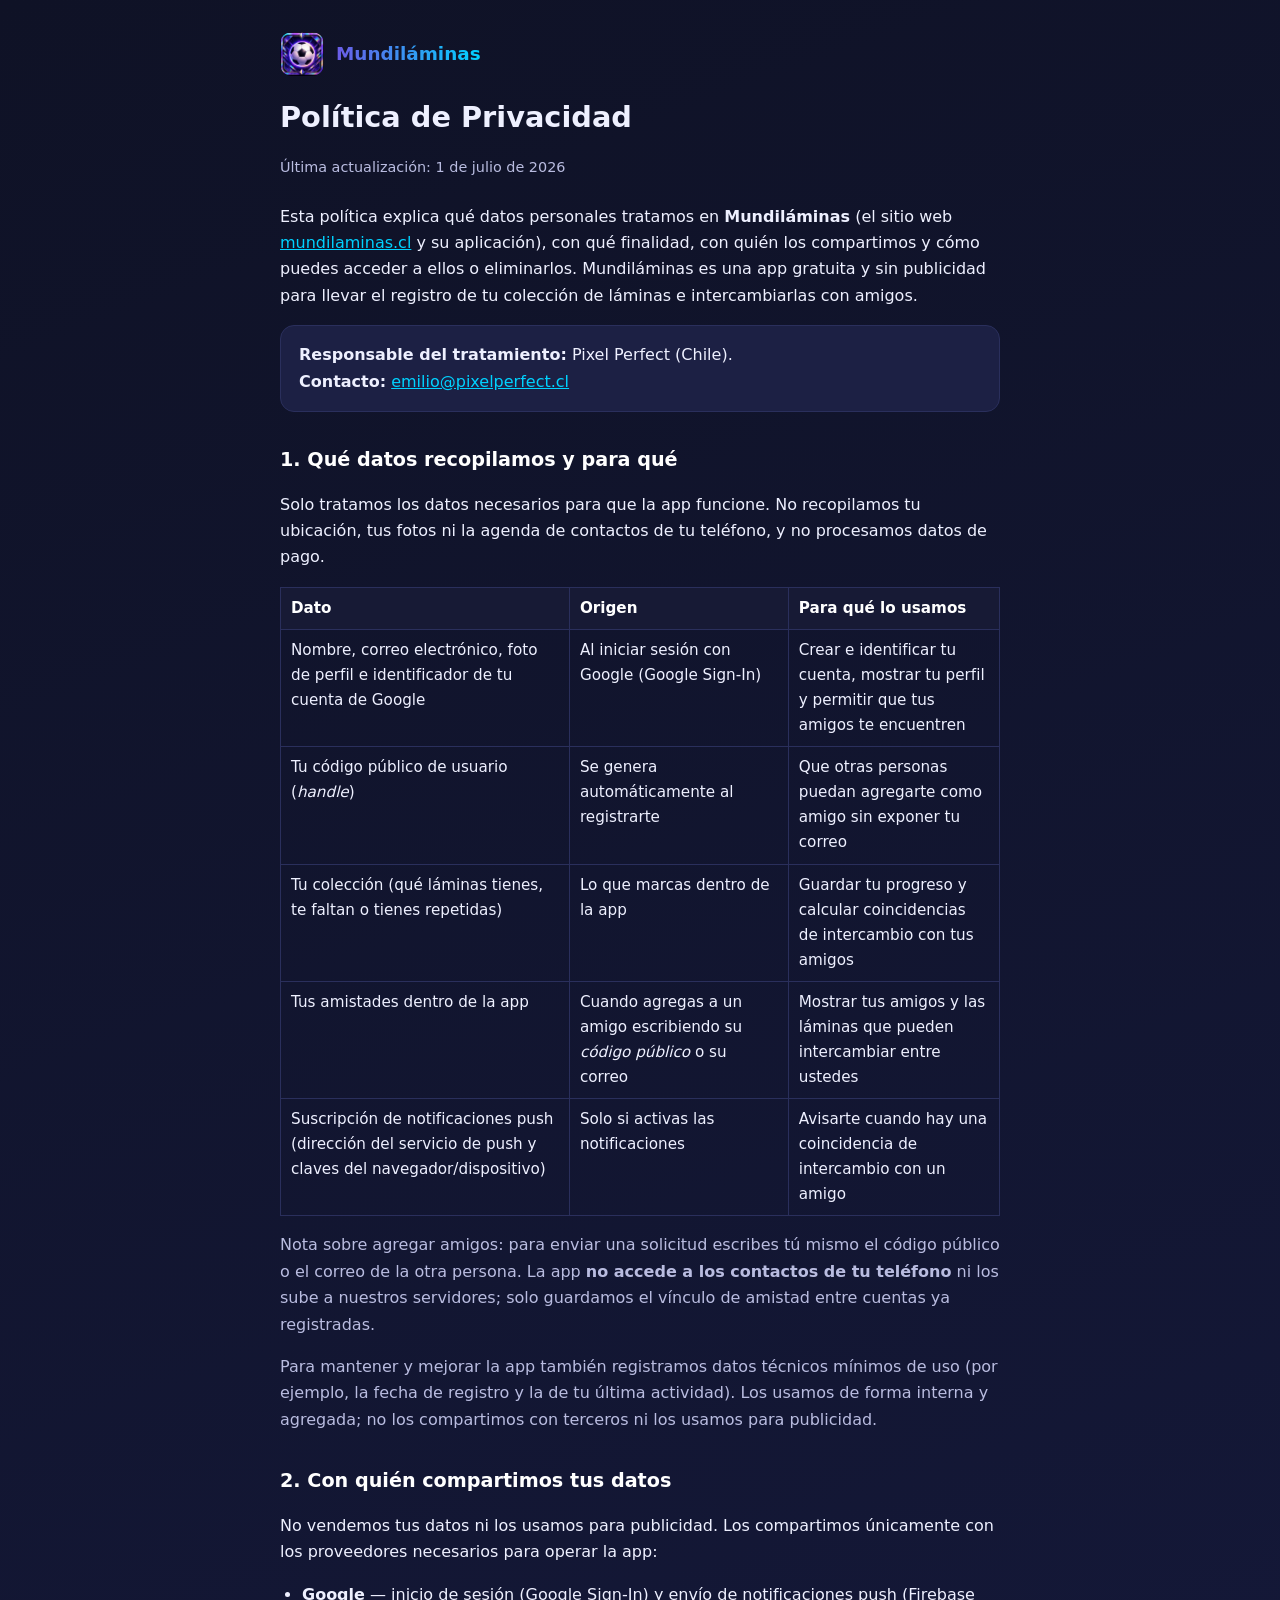
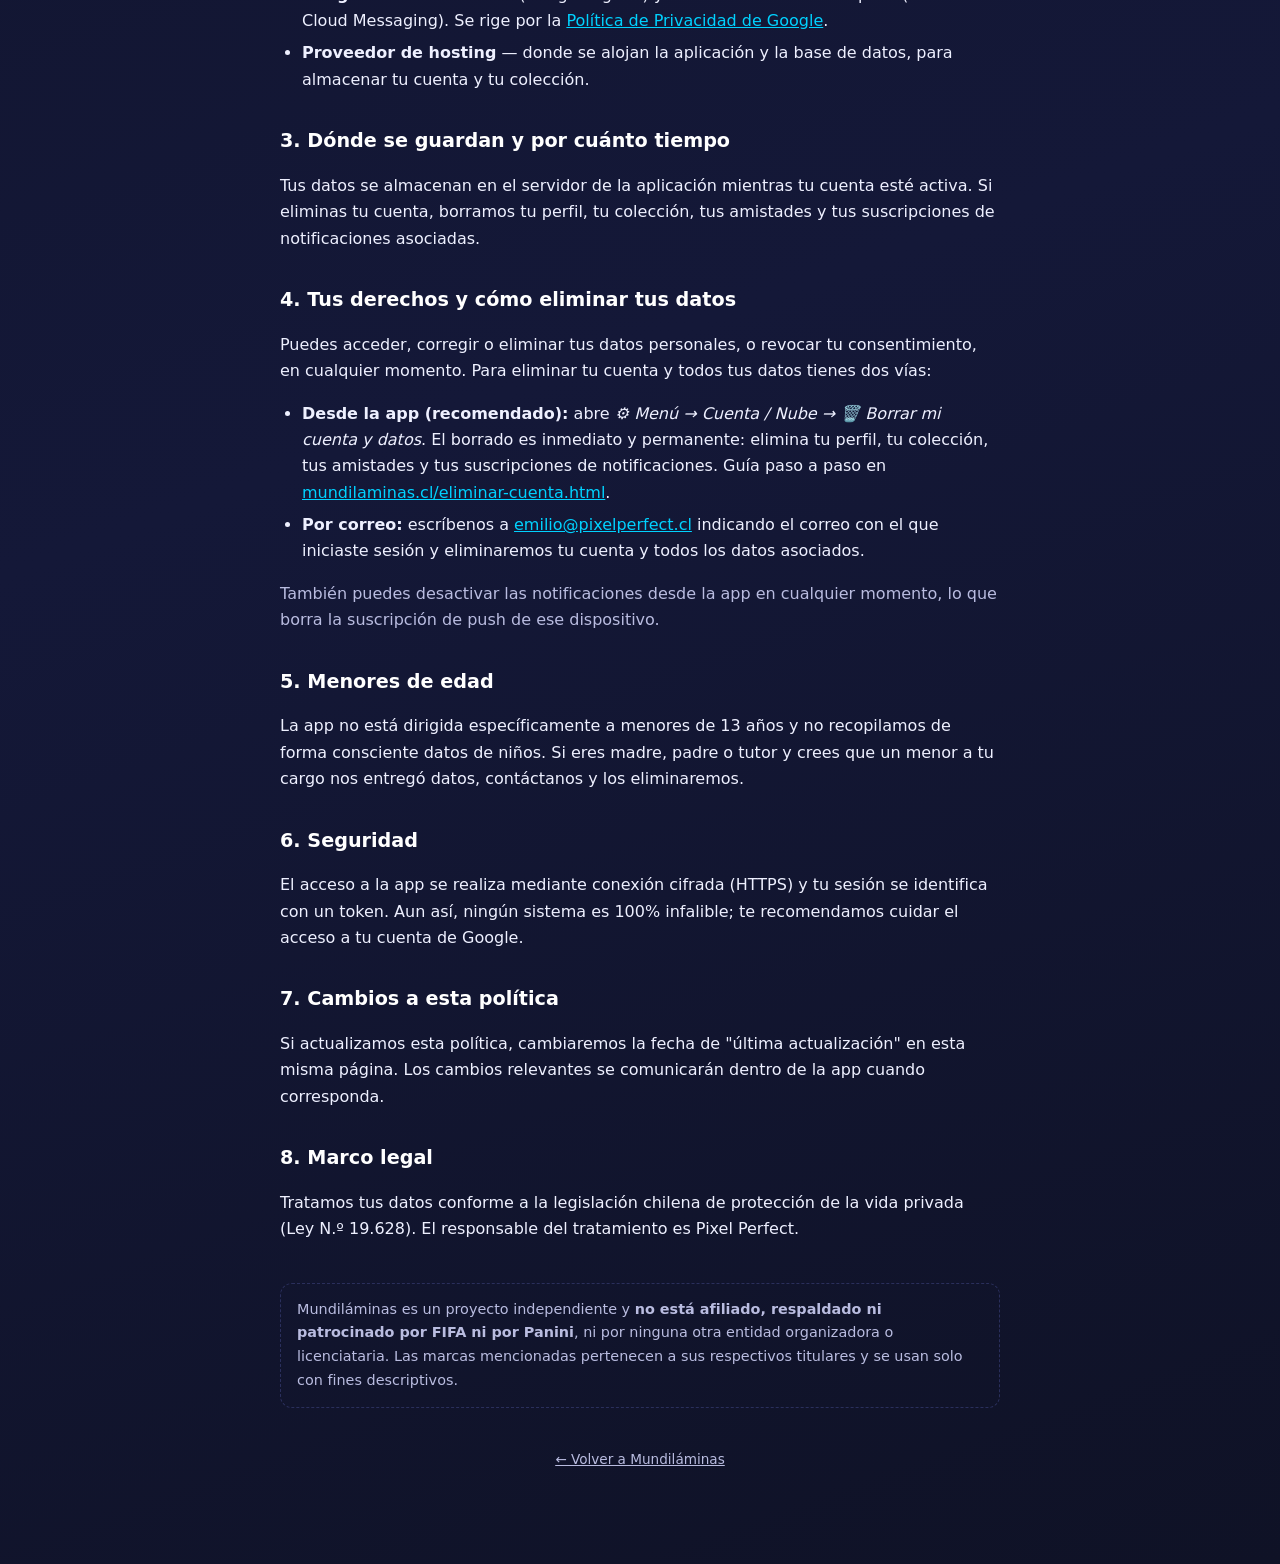
<file: privacidad.html>
<!DOCTYPE html>
<html lang="es">
<head>
  <meta charset="UTF-8" />
  <meta name="viewport" content="width=device-width, initial-scale=1, viewport-fit=cover" />
  <meta name="theme-color" content="#6c5ce7" />
  <title>Política de Privacidad · Mundiláminas</title>
  <meta name="description" content="Política de privacidad de Mundiláminas: qué datos recopilamos, para qué, con quién los compartimos y cómo eliminarlos." />
  <link rel="canonical" href="https://mundilaminas.cl/privacidad.html" />
  <link rel="icon" type="image/svg+xml" href="favicon.svg?v=20260723b" />
  <link rel="icon" href="icon-192.png?v=20260718a" />
  <style>
    :root{
      --bg:#0f1226; --bg2:#171a35; --card:#1c2044; --ink:#eef0ff;
      --muted:#b9bce0; --accent:#6c5ce7; --accent2:#00d2ff; --line:#2a2f5c;
    }
    *{box-sizing:border-box}
    body{
      margin:0; background:linear-gradient(160deg,#0f1226,#141838 60%,#0f1226);
      color:var(--ink); font-family:system-ui,-apple-system,"Segoe UI",Roboto,Helvetica,Arial,sans-serif;
      line-height:1.65; -webkit-font-smoothing:antialiased;
    }
    .wrap{max-width:760px; margin:0 auto; padding:32px 20px 80px}
    header.top{display:flex; align-items:center; gap:12px; margin-bottom:8px}
    header.top img{width:44px; height:44px; border-radius:12px}
    .brand{font-weight:800; font-size:1.15rem;
      background:linear-gradient(90deg,var(--accent),var(--accent2));
      -webkit-background-clip:text; background-clip:text; color:transparent}
    h1{font-size:1.8rem; margin:18px 0 4px}
    .updated{color:var(--muted); font-size:.9rem; margin-bottom:24px}
    h2{font-size:1.2rem; margin:32px 0 8px; color:#fff}
    p,li{color:var(--ink)}
    a{color:var(--accent2)}
    ul{padding-left:22px}
    li{margin:6px 0}
    .card{background:var(--card); border:1px solid var(--line); border-radius:14px; padding:16px 18px; margin:16px 0}
    .muted{color:var(--muted)}
    table{width:100%; border-collapse:collapse; margin:12px 0; font-size:.95rem}
    th,td{border:1px solid var(--line); padding:8px 10px; text-align:left; vertical-align:top}
    th{background:var(--bg2); color:#fff}
    .disclaimer{margin-top:40px; padding:14px 16px; border:1px dashed var(--line);
      border-radius:12px; color:var(--muted); font-size:.9rem}
    footer{margin-top:40px; color:var(--muted); font-size:.85rem; text-align:center}
    footer a{color:var(--muted)}
  </style>
</head>
<body>
  <div class="wrap">
    <header class="top">
      <img src="icon-192.png?v=20260718a" alt="Mundiláminas" />
      <span class="brand">Mundiláminas</span>
    </header>

    <h1>Política de Privacidad</h1>
    <p class="updated">Última actualización: 1 de julio de 2026</p>

    <p>
      Esta política explica qué datos personales tratamos en <strong>Mundiláminas</strong>
      (el sitio web <a href="https://mundilaminas.cl">mundilaminas.cl</a> y su aplicación),
      con qué finalidad, con quién los compartimos y cómo puedes acceder a ellos o eliminarlos.
      Mundiláminas es una app gratuita y sin publicidad para llevar el registro de tu colección
      de láminas e intercambiarlas con amigos.
    </p>

    <div class="card">
      <strong>Responsable del tratamiento:</strong> Pixel Perfect (Chile).<br />
      <strong>Contacto:</strong> <a href="mailto:emilio@pixelperfect.cl">emilio@pixelperfect.cl</a>
    </div>

    <h2>1. Qué datos recopilamos y para qué</h2>
    <p>Solo tratamos los datos necesarios para que la app funcione. No recopilamos tu ubicación,
       tus fotos ni la agenda de contactos de tu teléfono, y no procesamos datos de pago.</p>

    <table>
      <thead>
        <tr><th>Dato</th><th>Origen</th><th>Para qué lo usamos</th></tr>
      </thead>
      <tbody>
        <tr>
          <td>Nombre, correo electrónico, foto de perfil e identificador de tu cuenta de Google</td>
          <td>Al iniciar sesión con Google (Google Sign-In)</td>
          <td>Crear e identificar tu cuenta, mostrar tu perfil y permitir que tus amigos te encuentren</td>
        </tr>
        <tr>
          <td>Tu código público de usuario (<em>handle</em>)</td>
          <td>Se genera automáticamente al registrarte</td>
          <td>Que otras personas puedan agregarte como amigo sin exponer tu correo</td>
        </tr>
        <tr>
          <td>Tu colección (qué láminas tienes, te faltan o tienes repetidas)</td>
          <td>Lo que marcas dentro de la app</td>
          <td>Guardar tu progreso y calcular coincidencias de intercambio con tus amigos</td>
        </tr>
        <tr>
          <td>Tus amistades dentro de la app</td>
          <td>Cuando agregas a un amigo escribiendo su <em>código público</em> o su correo</td>
          <td>Mostrar tus amigos y las láminas que pueden intercambiar entre ustedes</td>
        </tr>
        <tr>
          <td>Suscripción de notificaciones push (dirección del servicio de push y claves del navegador/dispositivo)</td>
          <td>Solo si activas las notificaciones</td>
          <td>Avisarte cuando hay una coincidencia de intercambio con un amigo</td>
        </tr>
      </tbody>
    </table>

    <p class="muted">
      Nota sobre agregar amigos: para enviar una solicitud escribes tú mismo el código público o el
      correo de la otra persona. La app <strong>no accede a los contactos de tu teléfono</strong> ni
      los sube a nuestros servidores; solo guardamos el vínculo de amistad entre cuentas ya registradas.
    </p>

    <p class="muted">
      Para mantener y mejorar la app también registramos datos técnicos mínimos de uso (por ejemplo, la
      fecha de registro y la de tu última actividad). Los usamos de forma interna y agregada; no los
      compartimos con terceros ni los usamos para publicidad.
    </p>

    <h2>2. Con quién compartimos tus datos</h2>
    <p>No vendemos tus datos ni los usamos para publicidad. Los compartimos únicamente con los
       proveedores necesarios para operar la app:</p>
    <ul>
      <li><strong>Google</strong> — inicio de sesión (Google Sign-In) y envío de notificaciones push
          (Firebase Cloud Messaging). Se rige por la
          <a href="https://policies.google.com/privacy" target="_blank" rel="noopener">Política de Privacidad de Google</a>.</li>
      <li><strong>Proveedor de hosting</strong> — donde se alojan la aplicación y la base de datos, para
          almacenar tu cuenta y tu colección.</li>
    </ul>

    <h2>3. Dónde se guardan y por cuánto tiempo</h2>
    <p>Tus datos se almacenan en el servidor de la aplicación mientras tu cuenta esté activa.
       Si eliminas tu cuenta, borramos tu perfil, tu colección, tus amistades y tus suscripciones
       de notificaciones asociadas.</p>

    <h2>4. Tus derechos y cómo eliminar tus datos</h2>
    <p>Puedes acceder, corregir o eliminar tus datos personales, o revocar tu consentimiento,
       en cualquier momento. Para eliminar tu cuenta y todos tus datos tienes dos vías:</p>
    <ul>
      <li><strong>Desde la app (recomendado):</strong> abre <em>⚙️ Menú → Cuenta / Nube → 🗑️ Borrar mi cuenta
          y datos</em>. El borrado es inmediato y permanente: elimina tu perfil, tu colección, tus amistades
          y tus suscripciones de notificaciones. Guía paso a paso en
          <a href="/eliminar-cuenta.html">mundilaminas.cl/eliminar-cuenta.html</a>.</li>
      <li><strong>Por correo:</strong> escríbenos a
          <a href="mailto:emilio@pixelperfect.cl?subject=Eliminar%20mi%20cuenta%20Mundil%C3%A1minas">emilio@pixelperfect.cl</a>
          indicando el correo con el que iniciaste sesión y eliminaremos tu cuenta y todos los datos asociados.</li>
    </ul>
    <p class="muted">También puedes desactivar las notificaciones desde la app en cualquier momento,
       lo que borra la suscripción de push de ese dispositivo.</p>

    <h2>5. Menores de edad</h2>
    <p>La app no está dirigida específicamente a menores de 13 años y no recopilamos de forma
       consciente datos de niños. Si eres madre, padre o tutor y crees que un menor a tu cargo nos
       entregó datos, contáctanos y los eliminaremos.</p>

    <h2>6. Seguridad</h2>
    <p>El acceso a la app se realiza mediante conexión cifrada (HTTPS) y tu sesión se identifica con un
       token. Aun así, ningún sistema es 100% infalible; te recomendamos cuidar el acceso a tu cuenta
       de Google.</p>

    <h2>7. Cambios a esta política</h2>
    <p>Si actualizamos esta política, cambiaremos la fecha de "última actualización" en esta misma
       página. Los cambios relevantes se comunicarán dentro de la app cuando corresponda.</p>

    <h2>8. Marco legal</h2>
    <p>Tratamos tus datos conforme a la legislación chilena de protección de la vida privada
       (Ley N.º 19.628). El responsable del tratamiento es Pixel Perfect.</p>

    <div class="disclaimer">
      Mundiláminas es un proyecto independiente y <strong>no está afiliado, respaldado ni
      patrocinado por FIFA ni por Panini</strong>, ni por ninguna otra entidad organizadora o
      licenciataria. Las marcas mencionadas pertenecen a sus respectivos titulares y se usan solo
      con fines descriptivos.
    </div>

    <footer>
      <p><a href="/index.html">← Volver a Mundiláminas</a></p>
    </footer>
  </div>
</body>
</html>
</file>
<file: styles.css>
/* Mundial 2026 · Mis Láminas — estilos mobile-first */
:root {
  /* Base casi-negra + rampa de elevación (la separación la dan sombras, no bordes que brillan) */
  --bg: #0a0d18;
  --bg-soft: #121733;
  --card: #1a1f40;
  --card-2: #232a54;
  --text: #eef1ff;
  --muted: #99a1c9;
  --line: #2a3059;            /* borde sólido, más sutil que antes */
  --hair: rgba(255,255,255,.07);
  --green: #2bd58a;
  --green-d: #14784c;
  --gold: #f6c945;
  --red: #ff5d73;
  --blue: #4d8dff;
  --accent: #7b6cf0;
  --accent-2: #5e7bff;       /* segundo tono para gradientes violeta→azul */
  --accent-soft: rgba(123,108,240,.16);
  --accent-glow: rgba(123,108,240,.45);
  --green-wa: #25d366;       /* solo WhatsApp */
  --radius: 14px;
  --r-sm: 10px; --r-md: 14px; --r-lg: 18px; --r-pill: 999px;
  --sh-1: 0 1px 2px rgba(0,0,0,.35);
  --sh-2: 0 10px 30px rgba(0,0,0,.45);
  --fs-xs: .72rem; --fs-sm: .82rem; --fs-md: .92rem; --fs-lg: 1.1rem; --fs-xl: 1.4rem;
  --safe-b: env(safe-area-inset-bottom, 0px);
  --safe-t: env(safe-area-inset-top, 0px);
  --safe-l: env(safe-area-inset-left, 0px);
  --safe-r: env(safe-area-inset-right, 0px);
}

/* Foco visible y accesible en todos los controles (no usar solo color) */
:focus-visible { outline: 2px solid var(--accent); outline-offset: 2px; border-radius: 4px; }
button:focus:not(:focus-visible) { outline: none; }
@media (prefers-reduced-motion: reduce) {
  * { animation-duration: .001ms !important; transition-duration: .001ms !important; }
}

* { box-sizing: border-box; -webkit-tap-highlight-color: transparent; }
/* overscroll: sin pull-to-refresh ni rebote de borde (sensación de app, no de navegador) */
/* touch-action pan-x/pan-y: permite scroll pero BLOQUEA el pinch-zoom y el zoom por doble-tap.
   text-size-adjust: evita que iOS agrande el texto solo. */
html, body {
  margin: 0; padding: 0; overscroll-behavior-y: none;
  touch-action: pan-x pan-y;
  -webkit-text-size-adjust: 100%; text-size-adjust: 100%;
}
body {
  background: var(--bg);
  color: var(--text);
  font-family: system-ui, -apple-system, "Segoe UI", Roboto, sans-serif;
  font-size: 16px;
  line-height: 1.35;
  padding-bottom: calc(72px + var(--safe-b));
}

/* ---------- Header (solo barra de progreso + detalles) ---------- */
.app-header {
  position: sticky; top: 0; z-index: 30;
  background:
    radial-gradient(120% 140% at 0% 0%, rgba(255,255,255,.16), transparent 55%),
    linear-gradient(135deg, var(--accent) 0%, var(--accent-2) 100%);
  padding: calc(9px + var(--safe-t)) calc(14px + var(--safe-r)) 9px calc(14px + var(--safe-l));
  box-shadow: var(--sh-2);
  transition: padding .18s ease;
}
.header-row { display: flex; align-items: center; gap: 12px; }
.progress-wrap { margin: 0; flex: 1; min-width: 0; }
.hdr-avatar {
  flex: none; position: relative; width: 36px; height: 36px; border-radius: 50%;
  display: grid; place-items: center; cursor: pointer;
  background: rgba(255,255,255,.18); color: #fff;
  border: 1.5px solid rgba(255,255,255,.45);
  font-weight: 800; font-size: 1rem; line-height: 1;
  box-shadow: 0 2px 6px rgba(0,0,0,.25); transition: width .18s ease, height .18s ease, transform .12s ease;
}
.hdr-avatar:active { transform: scale(.92); }
.avatar-img { position: absolute; inset: 0; width: 100%; height: 100%; border-radius: 50%; object-fit: cover; }
.hdr-avatar.has-photo { background: none; border-color: rgba(255,255,255,.6); }
body.scrolled .hdr-avatar { width: 30px; height: 30px; font-size: .9rem; }
.avatar-badge {
  position: absolute; top: -4px; right: -4px; min-width: 17px; height: 17px; padding: 0 4px;
  background: var(--red); color: #fff; border: 2px solid #1a1d3a; border-radius: 999px;
  font-size: .6rem; font-weight: 800; line-height: 1; display: grid; place-items: center;
}
.inline-badge {
  display: inline-grid; place-items: center; min-width: 18px; height: 18px; padding: 0 5px; margin-left: 7px;
  background: var(--red); color: #fff; border-radius: 999px; font-size: .68rem; font-weight: 800;
}
.avatar-badge[hidden], .inline-badge[hidden] { display: none; }
.progress-bar {
  height: 11px; border-radius: 999px; background: rgba(255,255,255,.22);
  overflow: hidden; transition: height .18s ease;
}
/* Aún más compacto al hacer scroll */
body.scrolled .app-header { padding: calc(5px + var(--safe-t)) 14px 6px; }
body.scrolled .progress-bar { height: 7px; }
.progress-fill {
  height: 100%; width: 0%;
  background: linear-gradient(90deg, #fff, #d8ffe9);
  border-radius: 999px; transition: width .4s ease;
}
.progress-label {
  display: flex; justify-content: space-between; margin-top: 5px;
  font-size: .76rem; font-weight: 600;
}
body.scrolled .progress-label { margin-top: 4px; font-size: .72rem; }

/* ---------- Toolbar ---------- */
/* Queda pegada justo debajo del header (su altura se publica en --header-h). */
.toolbar {
  position: sticky; top: var(--header-h, 0px); z-index: 20;
  background: var(--bg-soft);
  padding: 10px 12px; border-bottom: 1px solid var(--hair);
  display: flex; flex-direction: column; gap: 8px;
}
.toolbar[hidden], #sections[hidden] { display: none; }   /* el atributo hidden debe ganar a display:flex */
.search {
  width: 100%; padding: 11px 14px; border-radius: 999px;
  border: 1px solid var(--line); background: var(--card); color: var(--text);
  font-size: 16px; outline: none;   /* 16px: evita el auto-zoom de iOS al enfocar */
}
.search::placeholder { color: var(--muted); }
.toolbar-row { display: flex; gap: 8px; align-items: stretch; }
.toolbar-row .filters { flex: 1; min-width: 0; }
.cn-toggle {
  flex: none; width: 44px; border-radius: 999px; border: 1px solid var(--line);
  background: var(--card); color: var(--text); font-size: 1.05rem; font-weight: 800; cursor: pointer;
}
.cn-toggle:active { background: var(--accent-soft); }
.filters { display: flex; gap: 6px; }
.filters button {
  flex: 1; padding: 9px 4px; border-radius: 999px; border: 1px solid var(--line);
  background: var(--card); color: var(--muted); font-weight: 700; font-size: .82rem;
  cursor: pointer;
}
.filters button.active { background: var(--accent); color: #fff; border-color: var(--accent); }

/* ---------- Sections ---------- */
.section {
  margin: 10px 12px; border: 1px solid var(--hair); border-radius: var(--r-md);
  background: var(--card); overflow: hidden; box-shadow: var(--sh-1);
}
.section-head {
  display: flex; align-items: center; gap: 10px;
  padding: 12px 14px; cursor: pointer; user-select: none;
  position: relative;
}
.section-head .chev { transition: transform .2s; font-size: .8rem; color: var(--muted); }
.section.open .section-head .chev { transform: rotate(90deg); }
.flag {
  width: 30px; height: 22px; border-radius: 4px; flex: none;
  display: grid; place-items: center; font-size: .62rem; font-weight: 800;
  background: var(--card-2); color: var(--muted); border: 1px solid var(--line);
}
.flag-emoji {
  flex: none; font-size: 1.5rem; line-height: 1;
  display: grid; place-items: center;
}
.section-title { flex: 1; min-width: 0; }
.section-title .name { font-weight: 700; font-size: .96rem; white-space: nowrap; overflow: hidden; text-overflow: ellipsis; }
.section-title .meta { font-size: .72rem; color: var(--muted); }
.section-mini {
  font-size: .72rem; font-weight: 800; padding: 4px 8px; border-radius: 999px;
  background: var(--card-2); color: var(--muted); flex: none;
}
.section-mini.done { background: var(--green-d); color: #d6ffe9; }

/* Barra de progreso por país: hairline en la base de la cabecera, sutil. */
.sec-progress {
  position: absolute; left: 0; right: 0; bottom: 0; height: 3px;
  background: var(--hair); overflow: hidden; pointer-events: none;
}
.sec-progress > i {
  display: block; height: 100%; width: 0;
  background: linear-gradient(90deg, var(--accent), var(--accent-2));
  border-radius: 0 2px 2px 0;
  transition: width .35s ease;
}
.sec-progress.done > i { background: linear-gradient(90deg, var(--green-d), var(--green)); }

.sticker-grid {
  display: grid; grid-template-columns: repeat(auto-fill, minmax(76px, 1fr));
  gap: 8px; padding: 4px 12px 14px;
}
.sticker {
  border: 1px solid var(--line); border-radius: 10px; background: var(--card-2);
  padding: 6px 4px 4px; text-align: center; position: relative;
}
.sticker .num { font-size: .82rem; font-weight: 800; }
.sticker .lbl {
  font-size: .58rem; color: var(--muted); height: 2.2em; overflow: hidden;
  line-height: 1.1; margin: 2px 0 4px;
}
.sticker .ctrl { display: flex; align-items: center; justify-content: center; gap: 4px; }
.sticker .ctrl button {
  width: 26px; height: 26px; border-radius: 8px; border: none; cursor: pointer;
  font-size: 1rem; font-weight: 800; line-height: 1; color: #fff; background: var(--line);
}
.sticker .ctrl .minus { background: #43406b; }
.sticker .ctrl .plus { background: var(--accent); }
.sticker .cnt { min-width: 30px; font-weight: 800; font-size: .9rem; }

/* estados */
.sticker.have { background: var(--green-d); border-color: var(--green); }
.sticker.have .lbl { color: #cdebd9; }
.sticker.repe { background: #2a2150; border-color: var(--gold); }
.badge-repe {
  position: absolute; top: -7px; right: -7px;
  background: var(--gold); color: #3a2c00; font-weight: 800; font-size: .64rem;
  border-radius: 999px; padding: 2px 6px; box-shadow: 0 2px 6px rgba(0,0,0,.4);
}

/* ---------- Navegación inferior (3 pestañas) ---------- */
.bottom-nav {
  position: fixed; left: 0; right: 0; bottom: 0; z-index: 40;
  display: flex; gap: 2px;
  padding: 7px calc(6px + var(--safe-r)) calc(7px + var(--safe-b)) calc(6px + var(--safe-l));
  background: rgba(10,13,24,.86);
  -webkit-backdrop-filter: blur(14px); backdrop-filter: blur(14px);
  border-top: 1px solid var(--hair);
}
.navtab {
  flex: 1; min-width: 0; display: flex; flex-direction: column; align-items: center; gap: 3px;
  padding: 7px 2px 4px; border: none; background: transparent; cursor: pointer;
  color: var(--muted); position: relative; border-radius: var(--r-sm);
  transition: color .15s ease, background .15s ease;
}
.navtab .nt-i { font-size: 1.3rem; line-height: 1; filter: grayscale(.35) opacity(.82); transition: filter .15s ease, transform .12s ease; }
.navtab .nt-l { font-size: .65rem; font-weight: 700; }
.navtab.active { color: var(--text); }
.navtab.active .nt-i { filter: none; transform: translateY(-1px); }
.navtab.active::before {
  content: ''; position: absolute; top: 0; left: 50%; transform: translateX(-50%);
  width: 24px; height: 3px; border-radius: 0 0 3px 3px; background: var(--accent);
}
.navtab:active { background: var(--accent-soft); }
.navtab .bell-badge { top: 2px; right: calc(50% - 22px); }

/* ---------- Panel lateral "Ir a país" (hamburguesa del Álbum) ---------- */
.country-nav-back {
  position: fixed; inset: 0; z-index: 60;
  background: rgba(10, 12, 24, .45);
}
.country-nav-back[hidden] { display: none; }
.country-nav {
  position: absolute; top: 0; right: 0; bottom: 0;
  width: 100px; max-width: 34vw;
  padding: calc(10px + var(--safe-t)) 8px calc(12px + var(--safe-b)) 8px;
  background: var(--card); border-left: 1px solid var(--line);
  box-shadow: -8px 0 24px rgba(0, 0, 0, .35);
  display: flex; flex-direction: column; gap: 8px;
  animation: cnSlide .18s ease;
}
@keyframes cnSlide { from { transform: translateX(100%); } to { transform: none; } }
.cn-head { display: flex; gap: 4px; flex: none; }
.cn-head button {
  flex: 1; padding: 6px 0; border-radius: 8px; border: 1px solid var(--line);
  background: var(--card-2); color: var(--muted); font-size: .72rem; font-weight: 800; cursor: pointer;
}
.cn-head button.active { background: var(--accent-soft); color: var(--text); border-color: var(--accent); }
.cn-list { flex: 1; overflow-y: auto; overscroll-behavior: contain; display: flex; flex-direction: column; }
.cn-item {
  display: flex; align-items: center; gap: 7px; flex: none;
  padding: 7px 6px; border: none; border-bottom: 1px solid var(--hair);
  background: transparent; color: var(--text); cursor: pointer; text-align: left;
}
.cn-item:active { background: var(--accent-soft); }
.cn-flag { font-size: 1.05rem; line-height: 1; }
.cn-code { font-size: .74rem; font-weight: 800; letter-spacing: .02em; }
.cn-item.done .cn-code { color: var(--green); }

/* ---------- Álbum compartido activo (chip en header) ---------- */
.album-chip {
  display: block; width: 100%; margin: 8px 0 0; padding: 7px 12px;
  background: linear-gradient(90deg, var(--green), var(--green-d));
  color: #fff; border: none; border-radius: 999px;
  font-weight: 800; font-size: .8rem; cursor: pointer; text-align: center;
  overflow: hidden; text-overflow: ellipsis; white-space: nowrap;
}
.album-chip:active { transform: scale(.98); }

/* ---------- Mis álbumes (drawer de Amigos) ---------- */
.album-row { display: flex; align-items: center; gap: 8px; padding: 8px 0; border-bottom: 1px solid var(--line); }
.album-pick { flex: 1; min-width: 0; text-align: left; background: transparent; border: none; color: var(--text); cursor: pointer; padding: 2px 0; }
.album-name { font-weight: 800; font-size: .92rem; }
.album-row.active .album-name { color: var(--green); }
.album-sub { font-size: .74rem; color: var(--muted); font-weight: 600; margin-top: 2px; }
.album-actions { display: flex; gap: 4px; flex: none; }
.album-actions .mini-btn { white-space: nowrap; }

/* ---------- Amigos ---------- */
.code-card {
  background: radial-gradient(120% 140% at 100% 0%, var(--accent-soft), transparent 60%), var(--card);
  border: 1px solid var(--line); border-radius: var(--r-md);
  padding: 12px 14px; margin: 10px 0 10px; box-shadow: var(--sh-1);
}
.code-card-lab { font-size: var(--fs-xs); color: var(--muted); font-weight: 600; margin-bottom: 7px; }
.code-card-row { display: flex; align-items: center; gap: 10px; }
.code-val { flex: 1; min-width: 0; font-weight: 800; font-size: 1.15rem; color: #fff; letter-spacing: .01em; overflow: hidden; text-overflow: ellipsis; white-space: nowrap; }
.drawer-sep {
  font-size: var(--fs-xs); font-weight: 800; color: var(--muted); text-transform: uppercase; letter-spacing: .06em;
  margin: 16px 0 8px; padding-top: 12px; border-top: 1px solid var(--hair);
}
#inviteWhatsapp {
  display: block; width: 100%; margin: 8px 0 6px; padding: 11px 14px;
  background: #25d366; color: #fff; border: none; border-radius: 10px;
  font-weight: 800; font-size: .9rem; cursor: pointer;
}
.add-friend { display: flex; gap: 6px; margin: 6px 0 4px; }
.add-friend .search { flex: 1; }
.add-friend button { flex: none; min-width: 96px; padding: 0 14px; border-radius: 999px; border: none; color: #fff; font-weight: 800; cursor: pointer; }
.mini-btn {
  background: var(--card-2); color: var(--text); border: 1px solid var(--line);
  border-radius: 999px; padding: 3px 10px; font-size: .72rem; font-weight: 700; cursor: pointer; margin-left: 4px;
}
.friend-row { display: flex; align-items: center; gap: 8px; padding: 9px 0; border-bottom: 1px solid var(--line); }
.friend-name { flex: 1; min-width: 0; font-weight: 700; font-size: .9rem; }
.friend-handle { font-size: .72rem; color: var(--muted); font-weight: 600; }
.friend-row button {
  flex: none; padding: 8px 14px; border-radius: 8px; border: none; color: #fff;
  font-weight: 800; font-size: .8rem; cursor: pointer;
}
.fr-ok { background: var(--green); }
.fr-view-btn { background: var(--blue); }
#gbtn { display: flex; justify-content: center; margin: 6px 0; }

/* ---------- Modal ---------- */
.modal-back {
  position: fixed; inset: 0; z-index: 50; background: rgba(4,6,14,.62);
  -webkit-backdrop-filter: blur(3px); backdrop-filter: blur(3px);
  display: flex; align-items: flex-end; justify-content: center;
  visibility: hidden; opacity: 0; pointer-events: none;
  transition: opacity .24s ease, visibility .24s ease;
}
.modal-back.open { visibility: visible; opacity: 1; pointer-events: auto; }
/* Bottom-sheet: el panel sube al abrir (el drawer lateral tiene su propia animación). */
.modal-back:not(.drawer) .modal { transform: translateY(101%); transition: transform .28s cubic-bezier(.22,.61,.36,1); }
.modal-back.open:not(.drawer) .modal { transform: translateY(0); }
.modal {
  width: 100%; max-width: 640px; max-height: 90vh; overflow-y: auto;
  background: var(--bg-soft); border-radius: var(--r-lg) var(--r-lg) 0 0;
  padding: 18px 16px calc(22px + var(--safe-b));
  border-top: 3px solid var(--accent);
  box-shadow: 0 -12px 40px rgba(0,0,0,.5);
}
.modal h2 { margin: 2px 0 14px; font-size: var(--fs-lg); letter-spacing: -.01em; }
.modal .close-x {
  position: sticky; top: 0; float: right; background: var(--card-2); color: var(--text);
  border: 1px solid var(--line); border-radius: 999px; width: 34px; height: 34px;
  font-size: 1.1rem; cursor: pointer;
}

/* ---------- Drawer lateral (panel de Amigos) ---------- */
.modal-back.drawer {
  display: flex; align-items: stretch; justify-content: flex-end;
  visibility: hidden; opacity: 0; pointer-events: none;
  transition: opacity .25s ease, visibility .25s ease;
}
.modal-back.drawer.open { visibility: visible; opacity: 1; pointer-events: auto; }
.modal-back.drawer .modal {
  width: min(440px, 90vw); max-width: none; height: 100%; max-height: 100%;
  margin: 0; border-radius: 0; border-top: none; border-left: 2px solid var(--accent);
  transform: translateX(100%); transition: transform .28s cubic-bezier(.22,.61,.36,1);
}
.modal-back.drawer.open .modal { transform: translateX(0); }
.tab-row { display: flex; gap: 6px; margin-bottom: 12px; }
.tab-row button {
  flex: 1; padding: 9px; border-radius: 10px; border: 1px solid var(--line);
  background: var(--card); color: var(--muted); font-weight: 700; cursor: pointer; font-size: .85rem;
}
.tab-row button.active { background: var(--accent); color: #fff; border-color: var(--accent); }

.list-output {
  background: var(--card); border: 1px solid var(--line); border-radius: 12px;
  padding: 12px; font-size: .85rem; white-space: pre-wrap; word-break: break-word;
  max-height: 46vh; overflow-y: auto; font-family: ui-monospace, monospace;
}
.modal-actions { display: flex; gap: 8px; margin-top: 12px; flex-wrap: wrap; }
.modal-actions button {
  flex: 1; min-width: 120px; padding: 12px; border-radius: 10px; border: none; cursor: pointer;
  font-weight: 800; color: #fff; font-size: .88rem;
}
.act-copy { background: var(--blue); }
.act-share { background: var(--green); }
.act-whatsapp { background: #25d366; }
.act-export { background: var(--accent); }
.act-import { background: var(--card-2); border: 1px solid var(--line) !important; }
.act-danger { background: #7a2030; }

/* edit teams */
.team-edit-row { display: flex; gap: 6px; margin-bottom: 6px; align-items: center; }
.team-edit-row .grp {
  width: 46px; padding: 9px 6px; text-align: center; border-radius: 8px;
  border: 1px solid var(--line); background: var(--card); color: var(--text); font-weight: 700;
}
.team-edit-row .nm {
  flex: 1; padding: 9px 10px; border-radius: 8px;
  border: 1px solid var(--line); background: var(--card); color: var(--text);
}
.hint { font-size: .78rem; color: var(--muted); margin: 4px 0 12px; }
.stat-row { display: flex; gap: 8px; margin-bottom: 12px; }
.stat {
  flex: 1; background: var(--card); border: 1px solid var(--line); border-radius: 12px;
  padding: 10px; text-align: center;
}
.stat .big { font-size: 1.4rem; font-weight: 800; }
.stat .lab { font-size: .7rem; color: var(--muted); }
.toast {
  position: fixed; bottom: calc(96px + var(--safe-b)); left: 50%; transform: translateX(-50%);
  background: var(--card-2); color: var(--text); border: 1px solid var(--accent);
  padding: 10px 16px; border-radius: 999px; font-weight: 700; font-size: .85rem;
  z-index: 60; opacity: 0; transition: opacity .25s; pointer-events: none;
}
.toast.show { opacity: 1; }
.empty { text-align: center; color: var(--muted); padding: 30px 10px; }

/* ---------- Dashboard / Inicio ---------- */
#dashboard { padding: 12px 12px 8px; }
#dashboard[hidden] { display: none; }
.dash-greet { font-weight: 800; font-size: 1.2rem; letter-spacing: -.01em; margin: 2px 2px 12px; }
.dash-greet-wave { display: inline-block; }
.dash-hero {
  display: grid; grid-template-columns: auto 1fr; gap: 14px; align-items: center;
  background:
    radial-gradient(130% 120% at 100% 0%, var(--accent-soft), transparent 62%),
    var(--card);
  border: 1px solid var(--hair); border-radius: var(--r-lg); box-shadow: var(--sh-1);
  padding: 16px; margin-bottom: 12px;
}
.ring {
  --p: 0; width: 88px; height: 88px; border-radius: 50%; position: relative;
  background: conic-gradient(var(--accent) calc(var(--p) * 1%), rgba(255,255,255,.08) 0);
  display: grid; place-items: center;
}
.ring::after { content: ''; position: absolute; inset: 9px; border-radius: 50%; background: var(--card); }
.ring .ring-val { position: relative; z-index: 1; font-weight: 800; font-size: 1.15rem; }
.dash-hero-info { min-width: 0; }
.dash-count { font-weight: 800; font-size: var(--fs-lg); }
.dash-sub { color: var(--muted); font-size: var(--fs-xs); margin-top: 2px; }
.dash-chips { display: flex; gap: 6px; margin-top: 9px; flex-wrap: wrap; }
.dash-chip { font-size: var(--fs-xs); font-weight: 700; padding: 4px 9px; border-radius: var(--r-pill); background: var(--card-2); color: var(--muted); }
.dash-chip.ok { color: #cdebd9; background: rgba(43,213,138,.16); }
.dash-chip.warn { color: #ffe2b0; background: rgba(246,201,69,.14); }
.dash-cta {
  grid-column: 1 / -1; margin-top: 6px; padding: 12px; border-radius: var(--r-md); border: none;
  background: linear-gradient(135deg, var(--accent), var(--accent-2)); color: #fff;
  font-weight: 800; font-size: var(--fs-md); cursor: pointer; box-shadow: 0 6px 18px var(--accent-glow);
}

.dash-card {
  display: block; width: 100%; text-align: left; color: var(--text);
  background: var(--card); border: 1px solid var(--hair); border-radius: var(--r-lg);
  box-shadow: var(--sh-1); padding: 14px; margin-bottom: 12px;
}
button.dash-card { cursor: pointer; }
button.dash-card:active { transform: scale(.992); }
.dash-card-head { display: flex; align-items: center; gap: 8px; }
.dash-card-title { font-weight: 800; font-size: var(--fs-md); flex: 1; }
.dash-card-title .em { margin-right: 7px; }
.dash-chevron { color: var(--muted); font-size: 1.1rem; flex: none; }
.dash-row { display: flex; align-items: center; gap: 10px; padding: 9px 0 0; margin-top: 9px; border-top: 1px solid var(--hair); }
.dash-row-main { flex: 1; min-width: 0; }
.dash-row-title { font-weight: 700; font-size: var(--fs-sm); white-space: nowrap; overflow: hidden; text-overflow: ellipsis; }
.dash-row-sub { font-size: var(--fs-xs); color: var(--muted); margin-top: 1px; }
.dash-pill { font-size: var(--fs-xs); font-weight: 800; padding: 3px 9px; border-radius: var(--r-pill); background: var(--accent-soft); color: #d2ccff; flex: none; }
.dash-pill.green { background: rgba(43,213,138,.18); color: #cdebd9; }
.dash-empty { color: var(--muted); font-size: var(--fs-sm); margin-top: 8px; }
.dash-album-row {
  display: flex; align-items: center; gap: 10px; width: 100%; text-align: left;
  padding: 9px 0 0; margin-top: 9px; border: 0; border-top: 1px solid var(--hair);
  background: none; color: inherit; font: inherit; cursor: pointer;
}
.dash-album-row:active { transform: scale(.992); }
.dash-album-row.active .dash-row-title { color: var(--green); }
.dash-mini-link {
  border: 0; background: none; color: var(--accent-2); font-weight: 700;
  font-size: var(--fs-xs); cursor: pointer; padding: 2px 4px; flex: none;
}
.dash-share-btn {
  width: 100%; margin-top: 10px; padding: 10px; border: 0; border-radius: var(--r-pill);
  background: var(--accent-soft); color: #d2ccff; font-weight: 800; font-size: var(--fs-sm); cursor: pointer;
}
.dash-share-btn:active { transform: scale(.98); }
.dash-actions { display: grid; grid-template-columns: repeat(3, 1fr); gap: 8px; margin-bottom: 14px; }
.dash-action {
  display: flex; flex-direction: column; align-items: center; justify-content: center; gap: 6px;
  min-height: 86px; padding: 12px 6px; text-align: center; line-height: 1.15;
  background: var(--card); border: 1px solid var(--hair); border-radius: var(--r-md);
  color: var(--text); font-weight: 700; font-size: var(--fs-xs); cursor: pointer; box-shadow: var(--sh-1);
}
.dash-action:active { transform: scale(.97); }
.dash-action .da-i { font-size: 1.4rem; line-height: 1; }

/* ---------- Diálogo de confirmación temático ---------- */
.confirm-card { max-width: 400px; }
.confirm-msg { font-size: var(--fs-md); margin: 2px 0 18px; line-height: 1.45; }
.confirm-actions { display: flex; gap: 8px; }
.confirm-actions button { flex: 1; padding: 12px; border-radius: var(--r-md); border: none; font-weight: 800; font-size: var(--fs-md); cursor: pointer; color: #fff; }
.confirm-cancel { background: var(--card-2) !important; color: var(--text) !important; border: 1px solid var(--line) !important; }
.confirm-ok { background: var(--accent); }
.confirm-ok.danger { background: #c0334a; }

/* ---------- Campanita / Notificaciones ---------- */
/* El badge va sobre el botón "Avisos" de la barra inferior. */
.bell-badge {
  position: absolute; top: 4px; right: 14px; min-width: 18px; height: 18px; padding: 0 4px;
  background: var(--red); color: #fff; border-radius: 999px;
  font-size: .66rem; font-weight: 800; display: grid; place-items: center;
  box-shadow: 0 2px 6px rgba(0,0,0,.45);
}
.notif-row { display: flex; align-items: center; gap: 9px; padding: 11px 0; border-bottom: 1px solid var(--line); }
.notif-row.unread { background: linear-gradient(90deg, rgba(108,92,231,.16), transparent); margin: 0 -8px; padding: 11px 8px; border-radius: 8px; }
.notif-dot { width: 9px; height: 9px; border-radius: 50%; background: var(--red); flex: none; }
.notif-dot.read { background: transparent; }
.notif-main { flex: 1; min-width: 0; }
.notif-name { font-weight: 700; font-size: .92rem; }
.notif-sub { font-size: .76rem; color: var(--muted); margin-top: 1px; }
.notif-sub b { color: var(--text); }
.notif-row .notif-view { flex: none; padding: 8px 14px; border-radius: 8px; border: none; color: #fff; font-weight: 800; font-size: .8rem; cursor: pointer; background: var(--blue); }

/* toggle de vigilancia en la lista de amigos */
.watch-toggle {
  flex: none; width: 40px; height: 36px; border-radius: 9px; border: 1px solid var(--line);
  background: var(--card-2); cursor: pointer; font-size: 1.05rem; line-height: 1; opacity: .45;
}
.watch-toggle.on { background: rgba(108,92,231,.25); border-color: var(--accent); opacity: 1; }

.push-toggle {
  width: 100%; padding: 12px; border-radius: 10px; border: 1px solid var(--line);
  background: var(--card-2); color: var(--text); font-weight: 800; font-size: .9rem;
  cursor: pointer; margin: 4px 0 12px;
}
.push-toggle.on { background: rgba(33,193,122,.18); border-color: var(--green); }

/* ---------- Landing + gate de inicio (login obligatorio) ---------- */
body.gated { overflow: hidden; }
.login-gate {
  position: fixed; inset: 0; z-index: 100; overflow-y: auto;
  background:
    radial-gradient(1200px 620px at 50% -8%, rgba(108,92,231,.35), transparent 60%),
    linear-gradient(160deg, var(--bg-soft), var(--bg));
}
.login-gate[hidden] { display: none; }
.sr-only {
  position: absolute; width: 1px; height: 1px; padding: 0; margin: -1px;
  overflow: hidden; clip: rect(0 0 0 0); white-space: nowrap; border: 0;
}
.landing {
  width: 100%; max-width: 560px; margin: 0 auto;
  padding: calc(34px + var(--safe-t)) calc(22px + var(--safe-r)) calc(40px + var(--safe-b)) calc(22px + var(--safe-l));
  display: flex; flex-direction: column; gap: 30px;
}

/* Hero */
.lp-hero { text-align: center; }

/* Mini página de álbum: láminas superpuestas y ladeadas */
.lp-album {
  display: flex; justify-content: center; align-items: flex-end;
  height: 140px; margin: 0 auto 20px;
}
.lp-lam {
  position: relative; width: 80px; height: 108px; margin: 0 -11px; flex: none;
  border-radius: 12px; display: grid; place-items: center;
  background: var(--card-2); border: 1px solid rgba(255,255,255,.14);
  box-shadow: 0 12px 24px rgba(0,0,0,.5), inset 0 1px 0 rgba(255,255,255,.12);
}
.lp-lam .lam-art { font-size: 2.15rem; line-height: 1; filter: drop-shadow(0 2px 5px rgba(0,0,0,.45)); }
.lp-lam .lam-code {
  position: absolute; top: 6px; left: 7px; font-size: .56rem; font-weight: 800;
  letter-spacing: .03em; color: #fff; background: rgba(0,0,0,.4);
  padding: 1px 5px; border-radius: 6px;
}
.lam-a { transform: rotate(-9deg) translateY(6px); z-index: 1; }
.lam-b { transform: rotate(-2deg);                 z-index: 3; }
.lam-c { transform: rotate(6deg)  translateY(3px);  z-index: 2; }
.lam-d { transform: rotate(12deg) translateY(12px); z-index: 0; }
.lp-lam.lam-empty {
  background: repeating-linear-gradient(45deg, rgba(255,255,255,.05) 0 6px, transparent 6px 12px), var(--card);
  border-style: dashed; border-color: rgba(255,255,255,.24);
}
.lp-lam .lam-plus { font-size: 1.9rem; font-weight: 800; color: var(--muted); }
.lp-lam .lam-crest {
  width: 44px; height: 44px; border-radius: 50%; display: grid; place-items: center;
  font-size: .82rem; font-weight: 900; letter-spacing: .02em; color: #fff;
  background: radial-gradient(circle at 50% 32%, #3a8d5f, #12603a);
  border: 2px solid rgba(255,255,255,.5); box-shadow: inset 0 -3px 7px rgba(0,0,0,.35);
}

/* Efecto foil / holográfico (láminas brillantes) */
.foil {
  background: linear-gradient(135deg,
    #8ce8ff 0%, #b39dff 18%, #ff9ecb 36%, #ffe08a 54%, #9dffc4 72%, #8ccbff 90%, #b39dff 100%);
  background-size: 300% 300%; animation: foilShift 7s linear infinite;
  border-color: rgba(255,255,255,.4);
}
.foil .lam-code { background: rgba(0,0,0,.5); }
.foil::after {
  content: ""; position: absolute; inset: 0; border-radius: inherit; pointer-events: none;
  mix-blend-mode: overlay;
  background: linear-gradient(115deg, transparent 34%, rgba(255,255,255,.6) 48%, transparent 60%);
  background-size: 250% 100%; animation: foilSheen 3.8s ease-in-out infinite;
}
@keyframes foilShift { 0% { background-position: 0% 50%; } 100% { background-position: 300% 50%; } }
@keyframes foilSheen { 0% { background-position: 130% 0; } 60%, 100% { background-position: -50% 0; } }

.lp-brand { margin: 0; font-size: clamp(2rem, 10.5vw, 2.7rem); font-weight: 900; letter-spacing: -.03em; line-height: 1; }
.lp-foil-text {
  background: linear-gradient(100deg, #fff 0%, #cdd6ff 22%, #a7f3d0 42%, #fde68a 60%, #fca5d5 78%, #fff 100%);
  background-size: 220% auto; -webkit-background-clip: text; background-clip: text;
  -webkit-text-fill-color: transparent; color: transparent;
  animation: foilShift 8s linear infinite;
}
.lp-sub { margin: 7px 0 0; color: #bcc3e6; font-weight: 700; font-size: .74rem; letter-spacing: .22em; text-transform: uppercase; }
.lp-tagline { margin: 15px auto 0; max-width: 420px; font-size: 1.08rem; line-height: 1.45; color: var(--text); }
.lp-tagline b { color: var(--green); }
.lp-trust-row {
  margin: 16px auto 0; max-width: 440px;
  color: var(--green); font-size: clamp(.92rem, 3.4vw, 1.08rem); font-weight: 800; letter-spacing: .01em;
  text-shadow: 0 0 10px rgba(43, 213, 138, .3);
  animation: lpTrustGlow 2.8s ease-in-out infinite;
}
@keyframes lpTrustGlow {
  0%, 100% { text-shadow: 0 0 6px rgba(43, 213, 138, .22); }
  50% { text-shadow: 0 0 18px rgba(43, 213, 138, .6); }
}
.lp-cta { margin-top: 22px; }
.lp-cta-lead { margin: 0 0 12px; font-size: 1.02rem; font-weight: 800; color: var(--text); }
.lp-cta-trust { margin: 12px auto 0; max-width: 400px; color: var(--muted); font-size: .78rem; line-height: 1.5; }

/* hooks del gate (compartidos con la app) */
.gate-btn { display: flex; justify-content: center; min-height: 44px; }
.gate-loading { color: var(--muted); font-size: .82rem; margin: 10px 0 0; }
.gate-note {
  margin: 14px auto 0; max-width: 380px; font-size: .82rem; color: var(--text);
  background: rgba(108,92,231,.16); border: 1px solid var(--accent);
  border-radius: 12px; padding: 10px 13px; line-height: 1.4;
}

/* Features — tarjetas tipo lámina, con canto foil */
.lp-feats { display: grid; grid-template-columns: 1fr 1fr; gap: 12px; }
.lp-feat {
  position: relative; overflow: hidden;
  background: var(--card); border: 1px solid var(--hair); border-radius: var(--r-lg);
  padding: 17px 14px 15px; box-shadow: var(--sh-1);
}
.lp-feat::before {
  content: ""; position: absolute; inset: 0 0 auto 0; height: 3px;
  background: linear-gradient(90deg, #b39dff, #8ce8ff, #a7f3d0, #fde68a, #fca5d5);
  background-size: 200% 100%; animation: foilShift 7s linear infinite;
}
.lp-feat-i {
  font-size: 1.4rem; line-height: 1; width: 42px; height: 42px; border-radius: 12px;
  display: grid; place-items: center; background: var(--accent-soft); border: 1px solid var(--hair);
}
.lp-feat h3 { margin: 12px 0 5px; font-size: .96rem; font-weight: 800; }
.lp-feat p { margin: 0; font-size: .82rem; color: var(--muted); line-height: 1.45; }

/* Story */
.lp-story {
  background: radial-gradient(120% 120% at 0% 0%, var(--accent-soft), transparent 55%), var(--card);
  border: 1px solid var(--hair); border-radius: var(--r-lg); padding: 22px 20px; box-shadow: var(--sh-1);
}
.lp-story h2 { margin: 0 0 12px; font-size: 1.25rem; font-weight: 800; letter-spacing: -.01em; }
.lp-story p { margin: 0 0 12px; font-size: .92rem; line-height: 1.6; color: var(--text); }
.lp-story p:last-child { margin-bottom: 0; }
.lp-firma { color: var(--muted); font-weight: 700; font-style: italic; }

/* Footer */
.lp-foot { text-align: center; }
.lp-cta-up {
  display: inline-block; margin: 0 0 16px; padding: 13px 28px; border: none; cursor: pointer;
  background: linear-gradient(135deg, var(--accent), var(--accent-2)); color: #fff;
  border-radius: var(--r-pill); font-weight: 800; font-size: 1rem; box-shadow: 0 8px 22px var(--accent-glow);
}
.lp-cta-up:active { transform: scale(.96); }
.lp-foot p { margin: 6px 0 0; color: var(--muted); font-size: .78rem; line-height: 1.5; }
.lp-foot a { display: inline-block; padding: 6px 4px; color: var(--accent-2); font-weight: 700; }
@media (max-width: 360px) { .lp-feats { grid-template-columns: 1fr; } }
@media (max-width: 360px) { .lp-trust-row { font-size: .88rem; } }
@media (min-width: 992px) {
  .landing { max-width: 860px; }
  .lp-feats { grid-template-columns: repeat(4, 1fr); gap: 18px; }
}
@media (min-width: 1440px) {
  .landing { max-width: 1040px; }
}

/* About modal */
.about-story p { margin: 0 0 10px; font-size: .88rem; line-height: 1.55; color: var(--text); }
.about-story .lp-firma { margin-top: 2px; }
.about-log { margin: 6px 0 0; padding-left: 18px; }
.about-log li { font-size: .85rem; color: var(--text); line-height: 1.5; margin-bottom: 6px; }
.about-log a, .about-story a { color: var(--accent-2); font-weight: 700; }

/* Disclaimer "app no oficial" (Acerca de + modal de primer arranque) */
.disclaimer-box {
  margin: 12px 0;
  padding: 12px 14px;
  border-radius: var(--r-md);
  background: rgba(246, 201, 69, .10);
  border: 1px solid rgba(246, 201, 69, .35);
  color: var(--text);
  font-size: var(--fs-sm);
  line-height: 1.5;
}
.disclaimer-box b { color: var(--gold); }
/* El aviso de primer arranque debe quedar POR ENCIMA de la landing (z-index:100). */
#modalDisclaimer { z-index: 110; }
/* Disclaimer en la landing (footer) */
.lp-disclaimer { margin-top: 10px !important; color: var(--muted); font-size: var(--fs-xs) !important; opacity: .9; }
</file>
